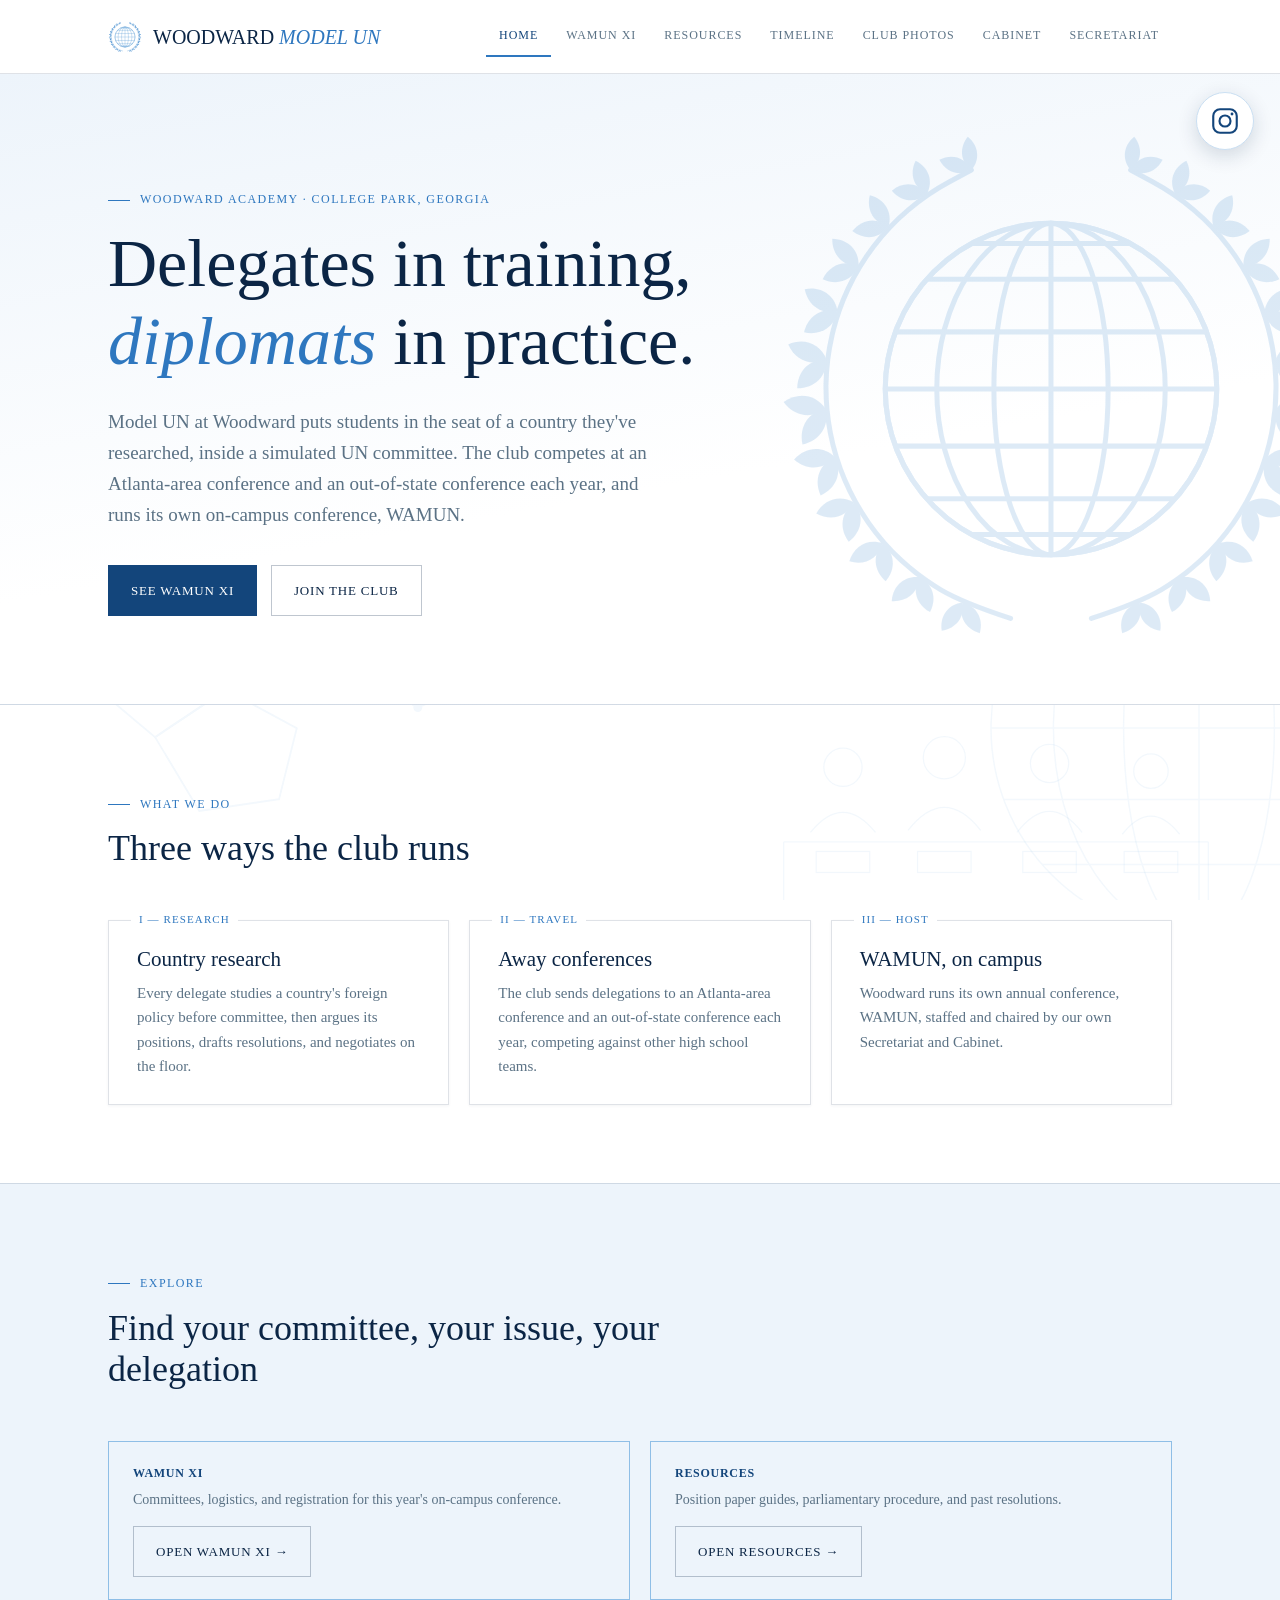
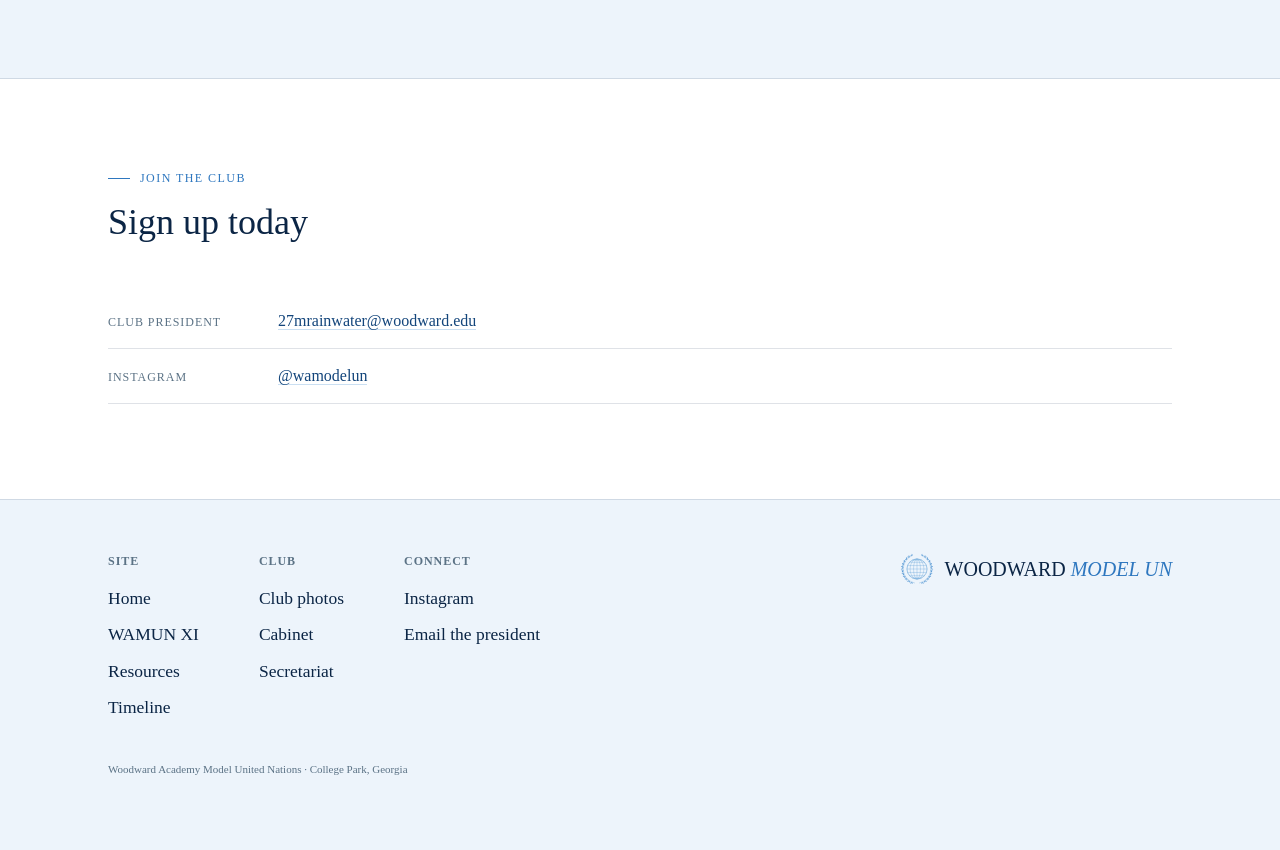
<file: index.html>
<!doctype html>
<html lang="en">
<head>
<meta charset="utf-8">
<meta name="viewport" content="width=device-width, initial-scale=1">
<title>Woodward Model UN</title>
<meta name="description" content="Woodward Academy's Model United Nations club — committee simulations, delegate research, and WAMUN, our own on-campus conference.">
<link rel="stylesheet" href="styles.css">
<link rel="stylesheet" href="motifs.css">
</head>
<body>
<a class="skip-link" href="#main">Skip to content</a>

<header class="site-header">
  <div class="bar">
    <a class="wordmark" href="index.html"><svg class="mark" xmlns="http://www.w3.org/2000/svg" viewBox="0 0 500 500" fill="currentColor" aria-hidden="true">
<defs><g id="branch-mark"><path d="M213.9 454.8 Q171.0 440.7 151.7 429.3 Q132.4 417.9 116.1 402.8 Q99.8 387.7 87.1 369.5 Q74.4 351.4 65.8 331.1 Q57.2 310.8 53.0 289.2 Q48.8 267.6 49.1 245.6 Q49.5 223.6 54.5 202.1 Q59.4 180.6 68.8 160.6 Q78.2 140.5 91.6 122.8 Q105.0 105.0 122.1 90.5 Q139.1 75.9 159.0 65.2 L178.9 54.5" fill="none" stroke="currentColor" stroke-width="4.5" stroke-linecap="round"/><path d="M171.0 440.7 C167.1 453.0 173.6 464.5 186.4 468.0 C190.0 455.2 183.5 443.7 171.0 440.7 Z"/><path d="M171.0 440.7 C158.2 442.2 150.4 452.8 152.4 465.9 C165.5 464.0 173.3 453.4 171.0 440.7 Z"/><path d="M132.4 417.9 C125.7 429.5 129.7 442.7 142.0 449.2 C148.5 436.9 144.5 423.8 132.4 417.9 Z"/><path d="M132.4 417.9 C119.1 416.5 108.7 425.5 107.8 439.4 C121.6 440.3 131.9 431.3 132.4 417.9 Z"/><path d="M99.8 387.7 C90.4 397.9 91.5 412.2 102.4 421.6 C111.8 410.6 110.7 396.3 99.8 387.7 Z"/><path d="M99.8 387.7 C86.5 383.2 74.0 390.0 69.9 403.9 C83.7 408.0 96.3 401.2 99.8 387.7 Z"/><path d="M74.4 351.4 C62.5 359.7 60.4 374.4 69.4 386.4 C81.4 377.4 83.5 362.7 74.4 351.4 Z"/><path d="M74.4 351.4 C61.9 343.9 47.7 348.0 40.4 361.1 C53.5 368.4 67.8 364.3 74.4 351.4 Z"/><path d="M57.2 310.8 C43.3 316.6 37.9 331.0 44.3 345.1 C58.5 338.7 63.9 324.3 57.2 310.8 Z"/><path d="M57.2 310.8 C46.2 300.5 30.9 301.4 20.6 313.0 C32.2 323.4 47.6 322.4 57.2 310.8 Z"/><path d="M48.8 267.6 C33.4 270.3 24.7 283.7 28.1 299.5 C43.8 296.1 52.5 282.7 48.8 267.6 Z"/><path d="M48.8 267.6 C40.0 254.7 24.3 252.2 11.2 261.7 C20.7 274.7 36.5 277.2 48.8 267.6 Z"/><path d="M49.5 223.6 C34.5 223.0 23.5 233.8 23.4 249.3 C38.9 249.4 49.9 238.6 49.5 223.6 Z"/><path d="M49.5 223.6 C44.0 209.6 29.7 204.0 15.4 210.2 C21.6 224.4 35.9 230.1 49.5 223.6 Z"/><path d="M59.4 180.6 C45.4 176.9 32.8 184.8 29.5 199.4 C44.1 202.7 56.7 194.9 59.4 180.6 Z"/><path d="M59.4 180.6 C57.2 166.3 44.8 158.0 30.1 160.9 C33.0 175.6 45.3 183.9 59.4 180.6 Z"/><path d="M78.2 140.5 C65.8 134.1 52.3 138.9 46.1 151.9 C59.1 158.1 72.6 153.3 78.2 140.5 Z"/><path d="M78.2 140.5 C79.0 126.6 69.2 116.2 54.7 115.9 C54.4 130.3 64.2 140.6 78.2 140.5 Z"/><path d="M105.0 105.0 C94.8 96.4 81.2 98.1 72.6 109.0 C83.5 117.6 97.2 115.9 105.0 105.0 Z"/><path d="M105.0 105.0 C108.7 92.2 101.7 80.4 88.2 77.0 C84.9 90.5 91.9 102.3 105.0 105.0 Z"/><path d="M139.1 75.9 C131.2 65.7 118.1 64.4 107.9 72.9 C116.3 83.1 129.4 84.4 139.1 75.9 Z"/><path d="M139.1 75.9 C145.2 64.6 141.0 52.1 129.1 46.2 C123.2 58.1 127.4 70.5 139.1 75.9 Z"/><path d="M178.9 54.5 C173.7 43.4 161.7 39.5 150.3 45.3 C156.1 56.6 168.1 60.5 178.9 54.5 Z"/><path d="M178.9 54.5 C186.9 45.2 185.6 32.7 175.7 24.7 C167.7 34.6 169.0 47.1 178.9 54.5 Z"/></g></defs>
<use href="#branch-mark"/>
<use href="#branch-mark" transform="translate(500,0) scale(-1,1)"/>
<g fill="none" stroke="currentColor" stroke-width="4.5">
<circle cx="250" cy="250" r="148"/>
<ellipse cx="250" cy="250" rx="148" ry="148"/>
<ellipse cx="250" cy="250" rx="102" ry="148"/>
<ellipse cx="250" cy="250" rx="51" ry="148"/>
<line x1="250" y1="102" x2="250" y2="398"/>
<line x1="102.0" y1="250" x2="398.0" y2="250"/>
<line x1="111.1" y1="301" x2="388.9" y2="301"/>
<line x1="111.1" y1="199" x2="388.9" y2="199"/>
<line x1="139.1" y1="348" x2="360.9" y2="348"/>
<line x1="139.1" y1="152" x2="360.9" y2="152"/>
<line x1="179.3" y1="380" x2="320.7" y2="380"/>
<line x1="179.3" y1="120" x2="320.7" y2="120"/>
</g>
</svg><span>WOODWARD <strong>MODEL UN</strong></span></a>
    <input class="nav-toggle" type="checkbox" id="nav-toggle">
    <label class="nav-toggle-label" for="nav-toggle">Menu</label>
    <nav class="primary" aria-label="Primary">
      <a href="index.html" aria-current="page">Home</a>
      <a href="wamun-xi.html">WAMUN XI</a>
      <a href="resources.html">Resources</a>
      <a href="calendar.html">Timeline</a>
      <a href="photos.html">Club photos</a>
      <a href="cabinet.html">Cabinet</a>
      <a href="secretariat.html">Secretariat</a>
    </nav>
  </div>
</header>

<main id="main">
  <section class="hero">
  <svg class="hero-emblem" xmlns="http://www.w3.org/2000/svg" viewBox="0 0 500 500" fill="currentColor" aria-hidden="true">
<defs><g id="branch-heroemblem"><path d="M213.9 454.8 Q171.0 440.7 151.7 429.3 Q132.4 417.9 116.1 402.8 Q99.8 387.7 87.1 369.5 Q74.4 351.4 65.8 331.1 Q57.2 310.8 53.0 289.2 Q48.8 267.6 49.1 245.6 Q49.5 223.6 54.5 202.1 Q59.4 180.6 68.8 160.6 Q78.2 140.5 91.6 122.8 Q105.0 105.0 122.1 90.5 Q139.1 75.9 159.0 65.2 L178.9 54.5" fill="none" stroke="currentColor" stroke-width="4.5" stroke-linecap="round"/><path d="M171.0 440.7 C167.1 453.0 173.6 464.5 186.4 468.0 C190.0 455.2 183.5 443.7 171.0 440.7 Z"/><path d="M171.0 440.7 C158.2 442.2 150.4 452.8 152.4 465.9 C165.5 464.0 173.3 453.4 171.0 440.7 Z"/><path d="M132.4 417.9 C125.7 429.5 129.7 442.7 142.0 449.2 C148.5 436.9 144.5 423.8 132.4 417.9 Z"/><path d="M132.4 417.9 C119.1 416.5 108.7 425.5 107.8 439.4 C121.6 440.3 131.9 431.3 132.4 417.9 Z"/><path d="M99.8 387.7 C90.4 397.9 91.5 412.2 102.4 421.6 C111.8 410.6 110.7 396.3 99.8 387.7 Z"/><path d="M99.8 387.7 C86.5 383.2 74.0 390.0 69.9 403.9 C83.7 408.0 96.3 401.2 99.8 387.7 Z"/><path d="M74.4 351.4 C62.5 359.7 60.4 374.4 69.4 386.4 C81.4 377.4 83.5 362.7 74.4 351.4 Z"/><path d="M74.4 351.4 C61.9 343.9 47.7 348.0 40.4 361.1 C53.5 368.4 67.8 364.3 74.4 351.4 Z"/><path d="M57.2 310.8 C43.3 316.6 37.9 331.0 44.3 345.1 C58.5 338.7 63.9 324.3 57.2 310.8 Z"/><path d="M57.2 310.8 C46.2 300.5 30.9 301.4 20.6 313.0 C32.2 323.4 47.6 322.4 57.2 310.8 Z"/><path d="M48.8 267.6 C33.4 270.3 24.7 283.7 28.1 299.5 C43.8 296.1 52.5 282.7 48.8 267.6 Z"/><path d="M48.8 267.6 C40.0 254.7 24.3 252.2 11.2 261.7 C20.7 274.7 36.5 277.2 48.8 267.6 Z"/><path d="M49.5 223.6 C34.5 223.0 23.5 233.8 23.4 249.3 C38.9 249.4 49.9 238.6 49.5 223.6 Z"/><path d="M49.5 223.6 C44.0 209.6 29.7 204.0 15.4 210.2 C21.6 224.4 35.9 230.1 49.5 223.6 Z"/><path d="M59.4 180.6 C45.4 176.9 32.8 184.8 29.5 199.4 C44.1 202.7 56.7 194.9 59.4 180.6 Z"/><path d="M59.4 180.6 C57.2 166.3 44.8 158.0 30.1 160.9 C33.0 175.6 45.3 183.9 59.4 180.6 Z"/><path d="M78.2 140.5 C65.8 134.1 52.3 138.9 46.1 151.9 C59.1 158.1 72.6 153.3 78.2 140.5 Z"/><path d="M78.2 140.5 C79.0 126.6 69.2 116.2 54.7 115.9 C54.4 130.3 64.2 140.6 78.2 140.5 Z"/><path d="M105.0 105.0 C94.8 96.4 81.2 98.1 72.6 109.0 C83.5 117.6 97.2 115.9 105.0 105.0 Z"/><path d="M105.0 105.0 C108.7 92.2 101.7 80.4 88.2 77.0 C84.9 90.5 91.9 102.3 105.0 105.0 Z"/><path d="M139.1 75.9 C131.2 65.7 118.1 64.4 107.9 72.9 C116.3 83.1 129.4 84.4 139.1 75.9 Z"/><path d="M139.1 75.9 C145.2 64.6 141.0 52.1 129.1 46.2 C123.2 58.1 127.4 70.5 139.1 75.9 Z"/><path d="M178.9 54.5 C173.7 43.4 161.7 39.5 150.3 45.3 C156.1 56.6 168.1 60.5 178.9 54.5 Z"/><path d="M178.9 54.5 C186.9 45.2 185.6 32.7 175.7 24.7 C167.7 34.6 169.0 47.1 178.9 54.5 Z"/></g></defs>
<use href="#branch-heroemblem"/>
<use href="#branch-heroemblem" transform="translate(500,0) scale(-1,1)"/>
<g fill="none" stroke="currentColor" stroke-width="4.5">
<circle cx="250" cy="250" r="148"/>
<ellipse cx="250" cy="250" rx="148" ry="148"/>
<ellipse cx="250" cy="250" rx="102" ry="148"/>
<ellipse cx="250" cy="250" rx="51" ry="148"/>
<line x1="250" y1="102" x2="250" y2="398"/>
<line x1="102.0" y1="250" x2="398.0" y2="250"/>
<line x1="111.1" y1="301" x2="388.9" y2="301"/>
<line x1="111.1" y1="199" x2="388.9" y2="199"/>
<line x1="139.1" y1="348" x2="360.9" y2="348"/>
<line x1="139.1" y1="152" x2="360.9" y2="152"/>
<line x1="179.3" y1="380" x2="320.7" y2="380"/>
<line x1="179.3" y1="120" x2="320.7" y2="120"/>
</g>
</svg>
    <div class="wrap">
      <p class="eyebrow reveal">Woodward Academy · College Park, Georgia</p>
      <h1 class="reveal d1">Delegates in training,<br><em>diplomats</em> in practice.</h1>
      <p class="lede reveal d2">Model UN at Woodward puts students in the seat of a country they've researched, inside a simulated UN committee. The club competes at an Atlanta-area conference and an out-of-state conference each year, and runs its own on-campus conference, WAMUN.</p>
      <div class="cta-row">
        <a class="btn primary" href="wamun-xi.html">See WAMUN XI</a>
        <a class="btn ghost" href="#join">Join the club</a>
      </div>
    </div>
  </section>

  <section aria-labelledby="what-heading">
    <div class="wrap">
      <div class="section-head reveal">
        <div>
          <p class="eyebrow">What we do</p>
          <h2 id="what-heading">Three ways the club runs</h2>
        </div>
      </div>
      <div class="grid grid-3">
        <div class="placard reveal" data-code="I — RESEARCH">
          <h3>Country research</h3>
          <p>Every delegate studies a country's foreign policy before committee, then argues its positions, drafts resolutions, and negotiates on the floor.</p>
        </div>
        <div class="placard reveal" data-code="II — TRAVEL">
          <h3>Away conferences</h3>
          <p>The club sends delegations to an Atlanta-area conference and an out-of-state conference each year, competing against other high school teams.</p>
        </div>
        <div class="placard reveal" data-code="III — HOST">
          <h3>WAMUN, on campus</h3>
          <p>Woodward runs its own annual conference, WAMUN, staffed and chaired by our own Secretariat and Cabinet.</p>
        </div>
      </div>
    </div>
  </section>

  <section class="alt" aria-labelledby="explore-heading">
    <div class="wrap">
      <div class="section-head reveal">
        <div>
          <p class="eyebrow">Explore</p>
          <h2 id="explore-heading">Find your committee, your issue, your delegation</h2>
        </div>
      </div>
      <div class="grid grid-2">
        <div class="tbd" style="border-style:solid;">
          <strong>WAMUN XI</strong>
          Committees, logistics, and registration for this year's on-campus conference.
          <div style="margin-top:14px;"><a class="btn ghost" href="wamun-xi.html">Open WAMUN XI →</a></div>
        </div>
        <div class="tbd" style="border-style:solid;">
          <strong>Resources</strong>
          Position paper guides, parliamentary procedure, and past resolutions.
          <div style="margin-top:14px;"><a class="btn ghost" href="resources.html">Open resources →</a></div>
        </div>
      </div>
    </div>
  </section>

  <section id="join" aria-labelledby="join-heading">
    <div class="wrap">
      <div class="section-head reveal">
        <div>
          <p class="eyebrow">Join the club</p>
          <h2 id="join-heading">Sign up today</h2>
        </div>
      </div>
      <dl>
        <div class="contact-line">
          <dt>Club president</dt>
          <dd><a href="mailto:27mrainwater@woodward.edu">27mrainwater@woodward.edu</a></dd>
        </div>
        <div class="contact-line">
          <dt>Instagram</dt>
          <dd><a href="https://instagram.com/wamodelun" target="_blank" rel="noopener">@wamodelun</a></dd>
        </div>
      </dl>
    </div>
  </section>
</main>

<footer>
  <div class="wrap">
    <div class="bar">
      <div class="cols">
        <div>
          <h4>Site</h4>
          <ul>
            <li><a href="index.html">Home</a></li>
            <li><a href="wamun-xi.html">WAMUN XI</a></li>
            <li><a href="resources.html">Resources</a></li>
            <li><a href="calendar.html">Timeline</a></li>
          </ul>
        </div>
        <div>
          <h4>Club</h4>
          <ul>
            <li><a href="photos.html">Club photos</a></li>
            <li><a href="cabinet.html">Cabinet</a></li>
            <li><a href="secretariat.html">Secretariat</a></li>
          </ul>
        </div>
        <div>
          <h4>Connect</h4>
          <ul>
            <li><a href="https://instagram.com/wamodelun" target="_blank" rel="noopener">Instagram</a></li>
            <li><a href="mailto:27mrainwater@woodward.edu">Email the president</a></li>
          </ul>
        </div>
      </div>
      <div class="wordmark"><svg class="mark" xmlns="http://www.w3.org/2000/svg" viewBox="0 0 500 500" fill="currentColor" aria-hidden="true">
<defs><g id="branch-mark"><path d="M213.9 454.8 Q171.0 440.7 151.7 429.3 Q132.4 417.9 116.1 402.8 Q99.8 387.7 87.1 369.5 Q74.4 351.4 65.8 331.1 Q57.2 310.8 53.0 289.2 Q48.8 267.6 49.1 245.6 Q49.5 223.6 54.5 202.1 Q59.4 180.6 68.8 160.6 Q78.2 140.5 91.6 122.8 Q105.0 105.0 122.1 90.5 Q139.1 75.9 159.0 65.2 L178.9 54.5" fill="none" stroke="currentColor" stroke-width="4.5" stroke-linecap="round"/><path d="M171.0 440.7 C167.1 453.0 173.6 464.5 186.4 468.0 C190.0 455.2 183.5 443.7 171.0 440.7 Z"/><path d="M171.0 440.7 C158.2 442.2 150.4 452.8 152.4 465.9 C165.5 464.0 173.3 453.4 171.0 440.7 Z"/><path d="M132.4 417.9 C125.7 429.5 129.7 442.7 142.0 449.2 C148.5 436.9 144.5 423.8 132.4 417.9 Z"/><path d="M132.4 417.9 C119.1 416.5 108.7 425.5 107.8 439.4 C121.6 440.3 131.9 431.3 132.4 417.9 Z"/><path d="M99.8 387.7 C90.4 397.9 91.5 412.2 102.4 421.6 C111.8 410.6 110.7 396.3 99.8 387.7 Z"/><path d="M99.8 387.7 C86.5 383.2 74.0 390.0 69.9 403.9 C83.7 408.0 96.3 401.2 99.8 387.7 Z"/><path d="M74.4 351.4 C62.5 359.7 60.4 374.4 69.4 386.4 C81.4 377.4 83.5 362.7 74.4 351.4 Z"/><path d="M74.4 351.4 C61.9 343.9 47.7 348.0 40.4 361.1 C53.5 368.4 67.8 364.3 74.4 351.4 Z"/><path d="M57.2 310.8 C43.3 316.6 37.9 331.0 44.3 345.1 C58.5 338.7 63.9 324.3 57.2 310.8 Z"/><path d="M57.2 310.8 C46.2 300.5 30.9 301.4 20.6 313.0 C32.2 323.4 47.6 322.4 57.2 310.8 Z"/><path d="M48.8 267.6 C33.4 270.3 24.7 283.7 28.1 299.5 C43.8 296.1 52.5 282.7 48.8 267.6 Z"/><path d="M48.8 267.6 C40.0 254.7 24.3 252.2 11.2 261.7 C20.7 274.7 36.5 277.2 48.8 267.6 Z"/><path d="M49.5 223.6 C34.5 223.0 23.5 233.8 23.4 249.3 C38.9 249.4 49.9 238.6 49.5 223.6 Z"/><path d="M49.5 223.6 C44.0 209.6 29.7 204.0 15.4 210.2 C21.6 224.4 35.9 230.1 49.5 223.6 Z"/><path d="M59.4 180.6 C45.4 176.9 32.8 184.8 29.5 199.4 C44.1 202.7 56.7 194.9 59.4 180.6 Z"/><path d="M59.4 180.6 C57.2 166.3 44.8 158.0 30.1 160.9 C33.0 175.6 45.3 183.9 59.4 180.6 Z"/><path d="M78.2 140.5 C65.8 134.1 52.3 138.9 46.1 151.9 C59.1 158.1 72.6 153.3 78.2 140.5 Z"/><path d="M78.2 140.5 C79.0 126.6 69.2 116.2 54.7 115.9 C54.4 130.3 64.2 140.6 78.2 140.5 Z"/><path d="M105.0 105.0 C94.8 96.4 81.2 98.1 72.6 109.0 C83.5 117.6 97.2 115.9 105.0 105.0 Z"/><path d="M105.0 105.0 C108.7 92.2 101.7 80.4 88.2 77.0 C84.9 90.5 91.9 102.3 105.0 105.0 Z"/><path d="M139.1 75.9 C131.2 65.7 118.1 64.4 107.9 72.9 C116.3 83.1 129.4 84.4 139.1 75.9 Z"/><path d="M139.1 75.9 C145.2 64.6 141.0 52.1 129.1 46.2 C123.2 58.1 127.4 70.5 139.1 75.9 Z"/><path d="M178.9 54.5 C173.7 43.4 161.7 39.5 150.3 45.3 C156.1 56.6 168.1 60.5 178.9 54.5 Z"/><path d="M178.9 54.5 C186.9 45.2 185.6 32.7 175.7 24.7 C167.7 34.6 169.0 47.1 178.9 54.5 Z"/></g></defs>
<use href="#branch-mark"/>
<use href="#branch-mark" transform="translate(500,0) scale(-1,1)"/>
<g fill="none" stroke="currentColor" stroke-width="4.5">
<circle cx="250" cy="250" r="148"/>
<ellipse cx="250" cy="250" rx="148" ry="148"/>
<ellipse cx="250" cy="250" rx="102" ry="148"/>
<ellipse cx="250" cy="250" rx="51" ry="148"/>
<line x1="250" y1="102" x2="250" y2="398"/>
<line x1="102.0" y1="250" x2="398.0" y2="250"/>
<line x1="111.1" y1="301" x2="388.9" y2="301"/>
<line x1="111.1" y1="199" x2="388.9" y2="199"/>
<line x1="139.1" y1="348" x2="360.9" y2="348"/>
<line x1="139.1" y1="152" x2="360.9" y2="152"/>
<line x1="179.3" y1="380" x2="320.7" y2="380"/>
<line x1="179.3" y1="120" x2="320.7" y2="120"/>
</g>
</svg><span>WOODWARD <strong>MODEL UN</strong></span></div>
    </div>
    <p class="fine">Woodward Academy Model United Nations · College Park, Georgia</p>
  </div>
</footer>

<a class="ig-orb" href="https://instagram.com/wamodelun" target="_blank" rel="noopener" title="Follow @wamodelun on Instagram">
  <svg viewBox="0 0 24 24" fill="none" stroke="currentColor" stroke-width="1.7" stroke-linecap="round" stroke-linejoin="round" aria-hidden="true">
    <rect x="2.6" y="2.6" width="18.8" height="18.8" rx="5.4"/>
    <circle cx="12" cy="12" r="4.4"/>
    <circle cx="17.6" cy="6.4" r="1.15" fill="currentColor" stroke="none"/>
  </svg>
  <span class="sr">Follow @wamodelun on Instagram</span>
</a>

<script src="site.js"></script>
</body>
</html>
</file>
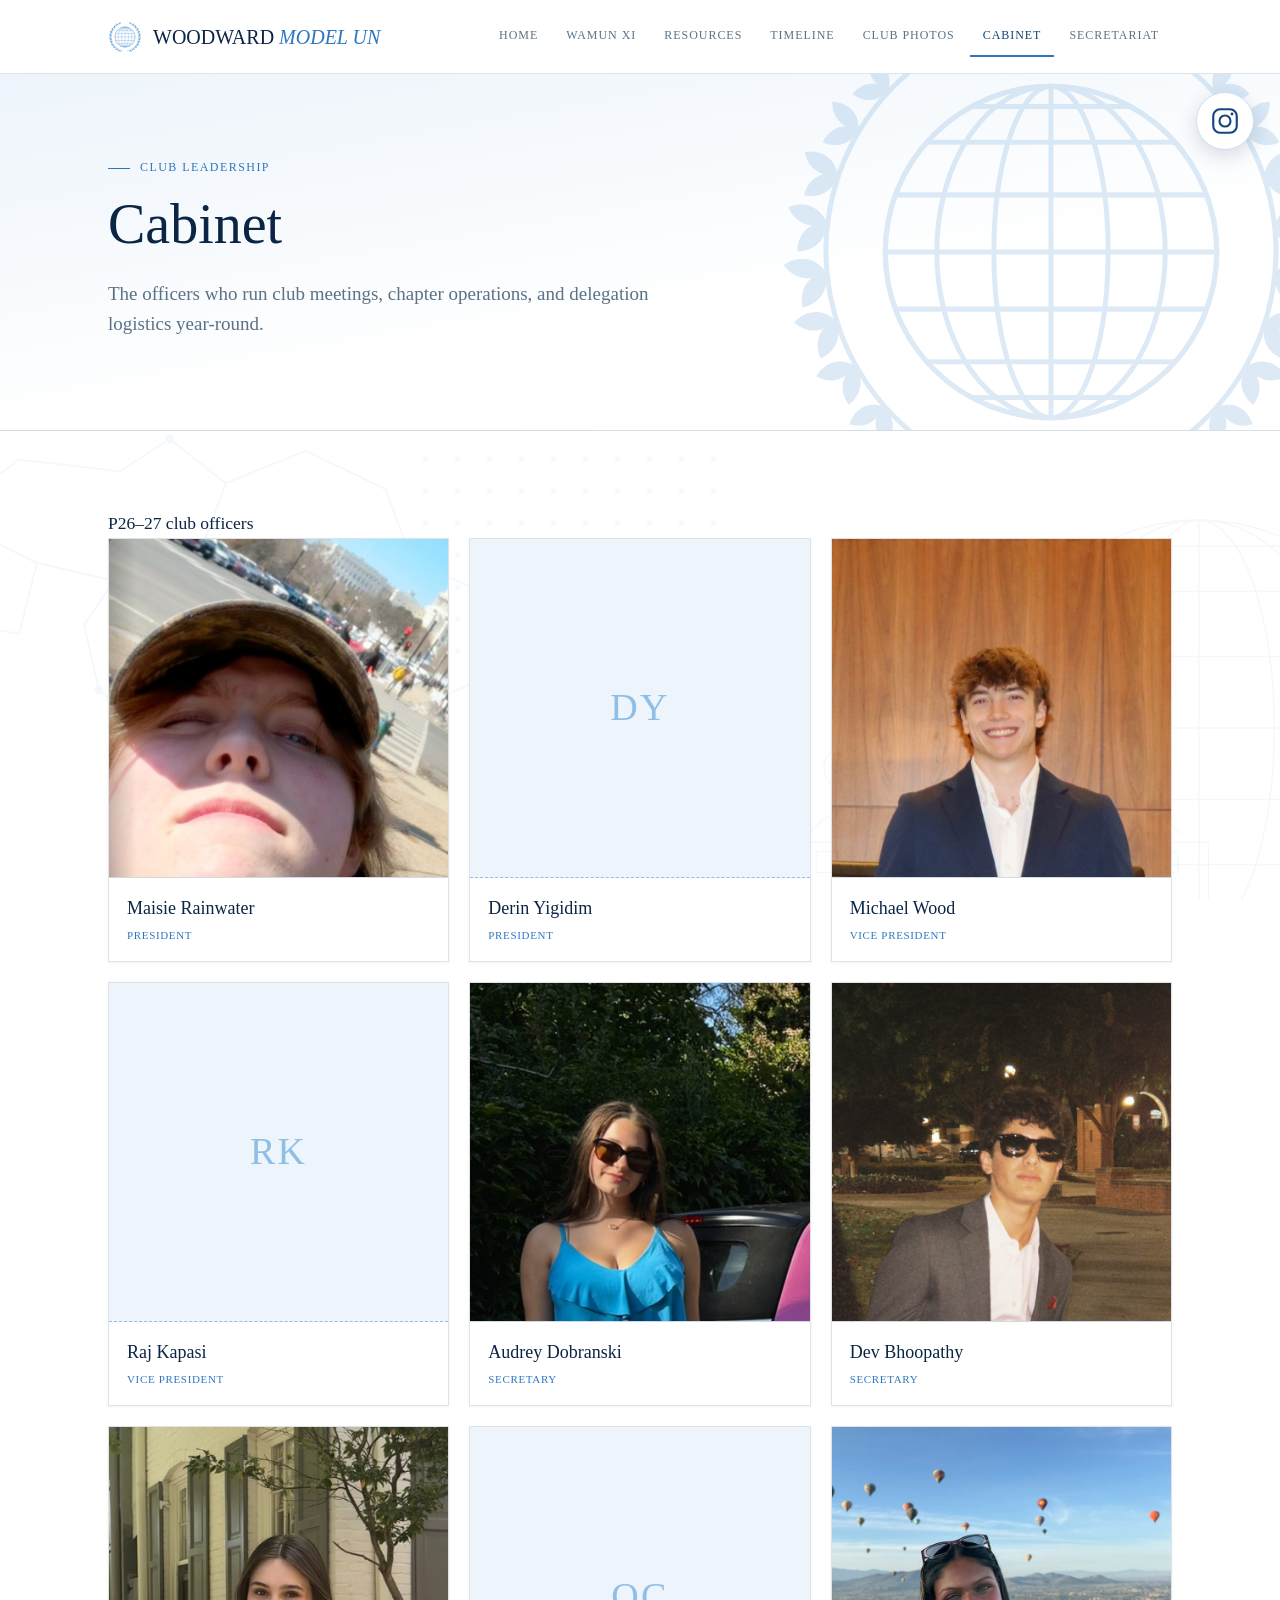
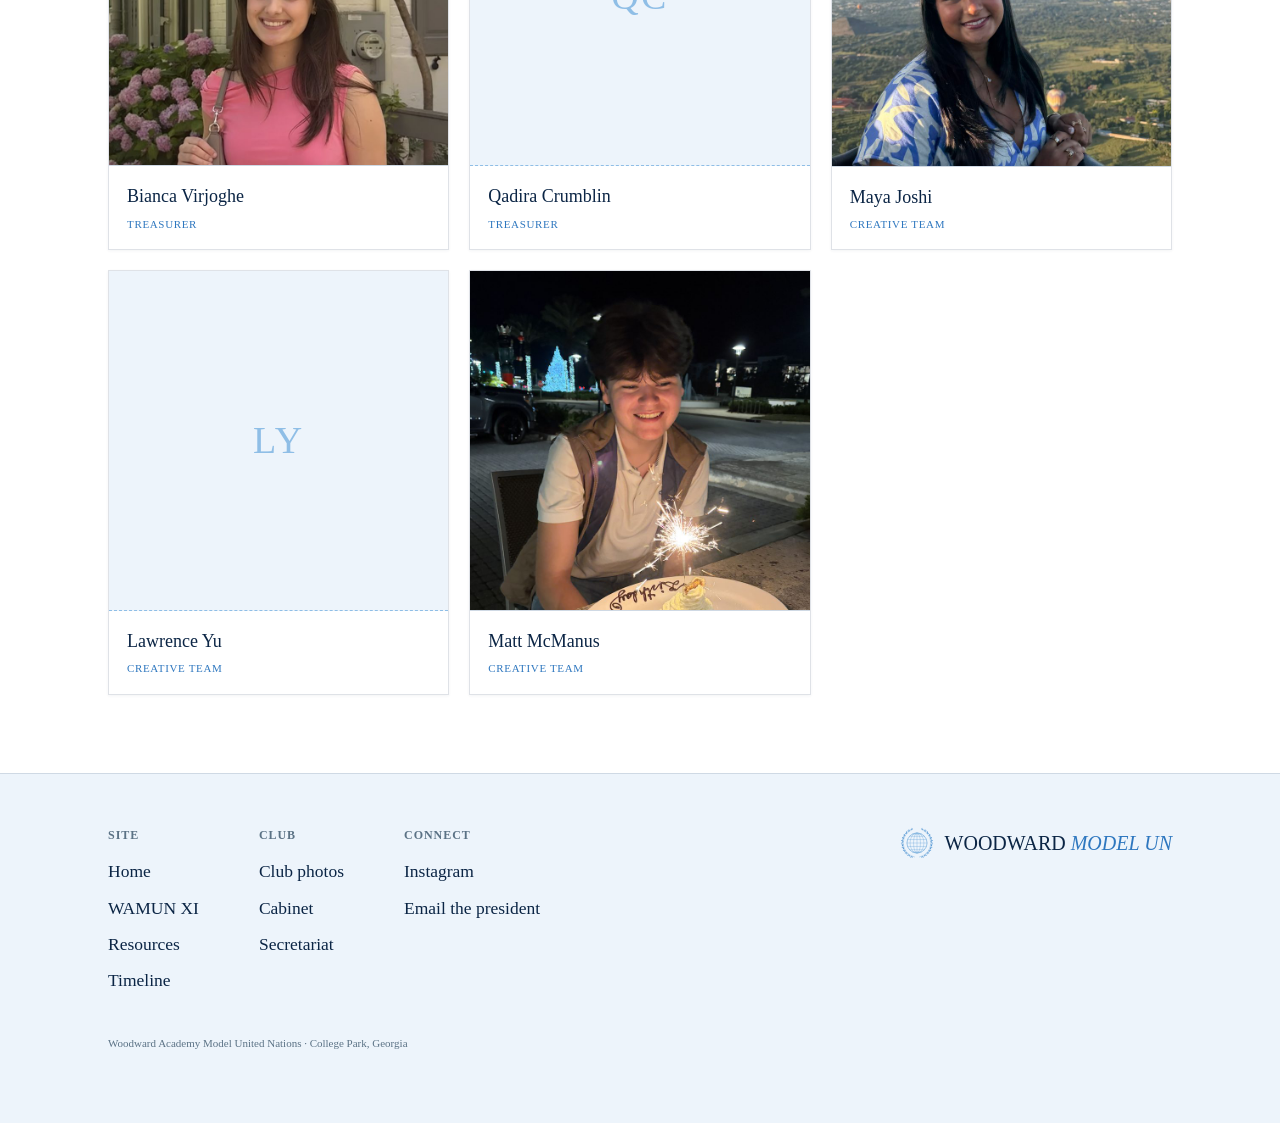
<file: cabinet.html>
<!doctype html>
<html lang="en">
<head>
<meta charset="utf-8">
<meta name="viewport" content="width=device-width, initial-scale=1">
<title>Cabinet — Woodward Model UN</title>
<meta name="description" content="Meet the Woodward Model UN Cabinet.">
<link rel="stylesheet" href="styles.css">
<link rel="stylesheet" href="motifs.css">
</head>
<body>
<a class="skip-link" href="#main">Skip to content</a>

<header class="site-header">
  <div class="bar">
    <a class="wordmark" href="index.html"><svg class="mark" xmlns="http://www.w3.org/2000/svg" viewBox="0 0 500 500" fill="currentColor" aria-hidden="true">
<defs><g id="branch-mark"><path d="M213.9 454.8 Q171.0 440.7 151.7 429.3 Q132.4 417.9 116.1 402.8 Q99.8 387.7 87.1 369.5 Q74.4 351.4 65.8 331.1 Q57.2 310.8 53.0 289.2 Q48.8 267.6 49.1 245.6 Q49.5 223.6 54.5 202.1 Q59.4 180.6 68.8 160.6 Q78.2 140.5 91.6 122.8 Q105.0 105.0 122.1 90.5 Q139.1 75.9 159.0 65.2 L178.9 54.5" fill="none" stroke="currentColor" stroke-width="4.5" stroke-linecap="round"/><path d="M171.0 440.7 C167.1 453.0 173.6 464.5 186.4 468.0 C190.0 455.2 183.5 443.7 171.0 440.7 Z"/><path d="M171.0 440.7 C158.2 442.2 150.4 452.8 152.4 465.9 C165.5 464.0 173.3 453.4 171.0 440.7 Z"/><path d="M132.4 417.9 C125.7 429.5 129.7 442.7 142.0 449.2 C148.5 436.9 144.5 423.8 132.4 417.9 Z"/><path d="M132.4 417.9 C119.1 416.5 108.7 425.5 107.8 439.4 C121.6 440.3 131.9 431.3 132.4 417.9 Z"/><path d="M99.8 387.7 C90.4 397.9 91.5 412.2 102.4 421.6 C111.8 410.6 110.7 396.3 99.8 387.7 Z"/><path d="M99.8 387.7 C86.5 383.2 74.0 390.0 69.9 403.9 C83.7 408.0 96.3 401.2 99.8 387.7 Z"/><path d="M74.4 351.4 C62.5 359.7 60.4 374.4 69.4 386.4 C81.4 377.4 83.5 362.7 74.4 351.4 Z"/><path d="M74.4 351.4 C61.9 343.9 47.7 348.0 40.4 361.1 C53.5 368.4 67.8 364.3 74.4 351.4 Z"/><path d="M57.2 310.8 C43.3 316.6 37.9 331.0 44.3 345.1 C58.5 338.7 63.9 324.3 57.2 310.8 Z"/><path d="M57.2 310.8 C46.2 300.5 30.9 301.4 20.6 313.0 C32.2 323.4 47.6 322.4 57.2 310.8 Z"/><path d="M48.8 267.6 C33.4 270.3 24.7 283.7 28.1 299.5 C43.8 296.1 52.5 282.7 48.8 267.6 Z"/><path d="M48.8 267.6 C40.0 254.7 24.3 252.2 11.2 261.7 C20.7 274.7 36.5 277.2 48.8 267.6 Z"/><path d="M49.5 223.6 C34.5 223.0 23.5 233.8 23.4 249.3 C38.9 249.4 49.9 238.6 49.5 223.6 Z"/><path d="M49.5 223.6 C44.0 209.6 29.7 204.0 15.4 210.2 C21.6 224.4 35.9 230.1 49.5 223.6 Z"/><path d="M59.4 180.6 C45.4 176.9 32.8 184.8 29.5 199.4 C44.1 202.7 56.7 194.9 59.4 180.6 Z"/><path d="M59.4 180.6 C57.2 166.3 44.8 158.0 30.1 160.9 C33.0 175.6 45.3 183.9 59.4 180.6 Z"/><path d="M78.2 140.5 C65.8 134.1 52.3 138.9 46.1 151.9 C59.1 158.1 72.6 153.3 78.2 140.5 Z"/><path d="M78.2 140.5 C79.0 126.6 69.2 116.2 54.7 115.9 C54.4 130.3 64.2 140.6 78.2 140.5 Z"/><path d="M105.0 105.0 C94.8 96.4 81.2 98.1 72.6 109.0 C83.5 117.6 97.2 115.9 105.0 105.0 Z"/><path d="M105.0 105.0 C108.7 92.2 101.7 80.4 88.2 77.0 C84.9 90.5 91.9 102.3 105.0 105.0 Z"/><path d="M139.1 75.9 C131.2 65.7 118.1 64.4 107.9 72.9 C116.3 83.1 129.4 84.4 139.1 75.9 Z"/><path d="M139.1 75.9 C145.2 64.6 141.0 52.1 129.1 46.2 C123.2 58.1 127.4 70.5 139.1 75.9 Z"/><path d="M178.9 54.5 C173.7 43.4 161.7 39.5 150.3 45.3 C156.1 56.6 168.1 60.5 178.9 54.5 Z"/><path d="M178.9 54.5 C186.9 45.2 185.6 32.7 175.7 24.7 C167.7 34.6 169.0 47.1 178.9 54.5 Z"/></g></defs>
<use href="#branch-mark"/>
<use href="#branch-mark" transform="translate(500,0) scale(-1,1)"/>
<g fill="none" stroke="currentColor" stroke-width="4.5">
<circle cx="250" cy="250" r="148"/>
<ellipse cx="250" cy="250" rx="148" ry="148"/>
<ellipse cx="250" cy="250" rx="102" ry="148"/>
<ellipse cx="250" cy="250" rx="51" ry="148"/>
<line x1="250" y1="102" x2="250" y2="398"/>
<line x1="102.0" y1="250" x2="398.0" y2="250"/>
<line x1="111.1" y1="301" x2="388.9" y2="301"/>
<line x1="111.1" y1="199" x2="388.9" y2="199"/>
<line x1="139.1" y1="348" x2="360.9" y2="348"/>
<line x1="139.1" y1="152" x2="360.9" y2="152"/>
<line x1="179.3" y1="380" x2="320.7" y2="380"/>
<line x1="179.3" y1="120" x2="320.7" y2="120"/>
</g>
</svg><span>WOODWARD <strong>MODEL UN</strong></span></a>
    <input class="nav-toggle" type="checkbox" id="nav-toggle">
    <label class="nav-toggle-label" for="nav-toggle">Menu</label>
    <nav class="primary" aria-label="Primary">
      <a href="index.html">Home</a>
      <a href="wamun-xi.html">WAMUN XI</a>
      <a href="resources.html">Resources</a>
      <a href="calendar.html">Timeline</a>
      <a href="photos.html">Club photos</a>
      <a href="cabinet.html" aria-current="page">Cabinet</a>
      <a href="secretariat.html">Secretariat</a>
    </nav>
  </div>
</header>

<main id="main">
  <section class="hero" style="padding:72px 0 56px;">
  <svg class="hero-emblem" xmlns="http://www.w3.org/2000/svg" viewBox="0 0 500 500" fill="currentColor" aria-hidden="true">
<defs><g id="branch-heroemblem"><path d="M213.9 454.8 Q171.0 440.7 151.7 429.3 Q132.4 417.9 116.1 402.8 Q99.8 387.7 87.1 369.5 Q74.4 351.4 65.8 331.1 Q57.2 310.8 53.0 289.2 Q48.8 267.6 49.1 245.6 Q49.5 223.6 54.5 202.1 Q59.4 180.6 68.8 160.6 Q78.2 140.5 91.6 122.8 Q105.0 105.0 122.1 90.5 Q139.1 75.9 159.0 65.2 L178.9 54.5" fill="none" stroke="currentColor" stroke-width="4.5" stroke-linecap="round"/><path d="M171.0 440.7 C167.1 453.0 173.6 464.5 186.4 468.0 C190.0 455.2 183.5 443.7 171.0 440.7 Z"/><path d="M171.0 440.7 C158.2 442.2 150.4 452.8 152.4 465.9 C165.5 464.0 173.3 453.4 171.0 440.7 Z"/><path d="M132.4 417.9 C125.7 429.5 129.7 442.7 142.0 449.2 C148.5 436.9 144.5 423.8 132.4 417.9 Z"/><path d="M132.4 417.9 C119.1 416.5 108.7 425.5 107.8 439.4 C121.6 440.3 131.9 431.3 132.4 417.9 Z"/><path d="M99.8 387.7 C90.4 397.9 91.5 412.2 102.4 421.6 C111.8 410.6 110.7 396.3 99.8 387.7 Z"/><path d="M99.8 387.7 C86.5 383.2 74.0 390.0 69.9 403.9 C83.7 408.0 96.3 401.2 99.8 387.7 Z"/><path d="M74.4 351.4 C62.5 359.7 60.4 374.4 69.4 386.4 C81.4 377.4 83.5 362.7 74.4 351.4 Z"/><path d="M74.4 351.4 C61.9 343.9 47.7 348.0 40.4 361.1 C53.5 368.4 67.8 364.3 74.4 351.4 Z"/><path d="M57.2 310.8 C43.3 316.6 37.9 331.0 44.3 345.1 C58.5 338.7 63.9 324.3 57.2 310.8 Z"/><path d="M57.2 310.8 C46.2 300.5 30.9 301.4 20.6 313.0 C32.2 323.4 47.6 322.4 57.2 310.8 Z"/><path d="M48.8 267.6 C33.4 270.3 24.7 283.7 28.1 299.5 C43.8 296.1 52.5 282.7 48.8 267.6 Z"/><path d="M48.8 267.6 C40.0 254.7 24.3 252.2 11.2 261.7 C20.7 274.7 36.5 277.2 48.8 267.6 Z"/><path d="M49.5 223.6 C34.5 223.0 23.5 233.8 23.4 249.3 C38.9 249.4 49.9 238.6 49.5 223.6 Z"/><path d="M49.5 223.6 C44.0 209.6 29.7 204.0 15.4 210.2 C21.6 224.4 35.9 230.1 49.5 223.6 Z"/><path d="M59.4 180.6 C45.4 176.9 32.8 184.8 29.5 199.4 C44.1 202.7 56.7 194.9 59.4 180.6 Z"/><path d="M59.4 180.6 C57.2 166.3 44.8 158.0 30.1 160.9 C33.0 175.6 45.3 183.9 59.4 180.6 Z"/><path d="M78.2 140.5 C65.8 134.1 52.3 138.9 46.1 151.9 C59.1 158.1 72.6 153.3 78.2 140.5 Z"/><path d="M78.2 140.5 C79.0 126.6 69.2 116.2 54.7 115.9 C54.4 130.3 64.2 140.6 78.2 140.5 Z"/><path d="M105.0 105.0 C94.8 96.4 81.2 98.1 72.6 109.0 C83.5 117.6 97.2 115.9 105.0 105.0 Z"/><path d="M105.0 105.0 C108.7 92.2 101.7 80.4 88.2 77.0 C84.9 90.5 91.9 102.3 105.0 105.0 Z"/><path d="M139.1 75.9 C131.2 65.7 118.1 64.4 107.9 72.9 C116.3 83.1 129.4 84.4 139.1 75.9 Z"/><path d="M139.1 75.9 C145.2 64.6 141.0 52.1 129.1 46.2 C123.2 58.1 127.4 70.5 139.1 75.9 Z"/><path d="M178.9 54.5 C173.7 43.4 161.7 39.5 150.3 45.3 C156.1 56.6 168.1 60.5 178.9 54.5 Z"/><path d="M178.9 54.5 C186.9 45.2 185.6 32.7 175.7 24.7 C167.7 34.6 169.0 47.1 178.9 54.5 Z"/></g></defs>
<use href="#branch-heroemblem"/>
<use href="#branch-heroemblem" transform="translate(500,0) scale(-1,1)"/>
<g fill="none" stroke="currentColor" stroke-width="4.5">
<circle cx="250" cy="250" r="148"/>
<ellipse cx="250" cy="250" rx="148" ry="148"/>
<ellipse cx="250" cy="250" rx="102" ry="148"/>
<ellipse cx="250" cy="250" rx="51" ry="148"/>
<line x1="250" y1="102" x2="250" y2="398"/>
<line x1="102.0" y1="250" x2="398.0" y2="250"/>
<line x1="111.1" y1="301" x2="388.9" y2="301"/>
<line x1="111.1" y1="199" x2="388.9" y2="199"/>
<line x1="139.1" y1="348" x2="360.9" y2="348"/>
<line x1="139.1" y1="152" x2="360.9" y2="152"/>
<line x1="179.3" y1="380" x2="320.7" y2="380"/>
<line x1="179.3" y1="120" x2="320.7" y2="120"/>
</g>
</svg>
    <div class="wrap">
      <p class="eyebrow reveal">Club leadership</p>
      <h1 class="reveal d1" style="font-size:clamp(34px,5vw,56px);">Cabinet</h1>
      <p class="lede reveal d2">The officers who run club meetings, chapter operations, and delegation logistics year-round.</p>
    </div>
  </section>

  <section aria-labelledby="roster-heading">
    <div class="wrap">
      P26–27 club officers</h2>
      <div class="roster">
        <div class="roster-card reveal"><div class="photo has-img"><img src="maisie-rainwater.jpg" alt="Maisie Rainwater" loading="lazy" width="800" height="800"></div><div class="info"><div class="name">Maisie Rainwater</div><div class="role">President</div></div></div>
        <div class="roster-card reveal"><div class="photo"><span class="initials" aria-hidden="true">DY</span></div><div class="info"><div class="name">Derin Yigidim</div><div class="role">President</div></div></div>
        <div class="roster-card reveal"><div class="photo has-img"><img src="michael-wood.jpg" alt="Michael Wood" loading="lazy" width="800" height="800"></div><div class="info"><div class="name">Michael Wood</div><div class="role">Vice President</div></div></div>
        <div class="roster-card reveal"><div class="photo"><span class="initials" aria-hidden="true">RK</span></div><div class="info"><div class="name">Raj Kapasi</div><div class="role">Vice President</div></div></div>
        <div class="roster-card reveal"><div class="photo has-img"><img src="audrey-dobranski.jpg" alt="Audrey Dobranski" loading="lazy" width="800" height="800"></div><div class="info"><div class="name">Audrey Dobranski</div><div class="role">Secretary</div></div></div>
        <div class="roster-card reveal"><div class="photo has-img"><img src="dev-bhoopathy.jpg" alt="Dev Bhoopathy" loading="lazy" width="800" height="800"></div><div class="info"><div class="name">Dev Bhoopathy</div><div class="role">Secretary</div></div></div>
        <div class="roster-card reveal"><div class="photo has-img"><img src="bianca-virjoghe.jpg" alt="Bianca Virjoghe" loading="lazy" width="800" height="800"></div><div class="info"><div class="name">Bianca Virjoghe</div><div class="role">Treasurer</div></div></div>
        <div class="roster-card reveal"><div class="photo"><span class="initials" aria-hidden="true">QC</span></div><div class="info"><div class="name">Qadira Crumblin</div><div class="role">Treasurer</div></div></div>
        <div class="roster-card reveal"><div class="photo has-img"><img src="maya-joshi.jpg" alt="Maya Joshi" loading="lazy" width="800" height="800"></div><div class="info"><div class="name">Maya Joshi</div><div class="role">Creative Team</div></div></div>
        <div class="roster-card reveal"><div class="photo"><span class="initials" aria-hidden="true">LY</span></div><div class="info"><div class="name">Lawrence Yu</div><div class="role">Creative Team</div></div></div>
        <div class="roster-card reveal"><div class="photo has-img"><img src="matt-mcmanus.jpg" alt="Matt McManus" loading="lazy" width="800" height="800"></div><div class="info"><div class="name">Matt McManus</div><div class="role">Creative Team</div></div></div>
      </div>
    </div>
  </section>
</main>

<footer>
  <div class="wrap">
    <div class="bar">
      <div class="cols">
        <div>
          <h4>Site</h4>
          <ul>
            <li><a href="index.html">Home</a></li>
            <li><a href="wamun-xi.html">WAMUN XI</a></li>
            <li><a href="resources.html">Resources</a></li>
            <li><a href="calendar.html">Timeline</a></li>
          </ul>
        </div>
        <div>
          <h4>Club</h4>
          <ul>
            <li><a href="photos.html">Club photos</a></li>
            <li><a href="cabinet.html">Cabinet</a></li>
            <li><a href="secretariat.html">Secretariat</a></li>
          </ul>
        </div>
        <div>
          <h4>Connect</h4>
          <ul>
            <li><a href="https://instagram.com/wamodelun" target="_blank" rel="noopener">Instagram</a></li>
            <li><a href="mailto:27mrainwater@woodward.edu">Email the president</a></li>
          </ul>
        </div>
      </div>
      <div class="wordmark"><svg class="mark" xmlns="http://www.w3.org/2000/svg" viewBox="0 0 500 500" fill="currentColor" aria-hidden="true">
<defs><g id="branch-mark"><path d="M213.9 454.8 Q171.0 440.7 151.7 429.3 Q132.4 417.9 116.1 402.8 Q99.8 387.7 87.1 369.5 Q74.4 351.4 65.8 331.1 Q57.2 310.8 53.0 289.2 Q48.8 267.6 49.1 245.6 Q49.5 223.6 54.5 202.1 Q59.4 180.6 68.8 160.6 Q78.2 140.5 91.6 122.8 Q105.0 105.0 122.1 90.5 Q139.1 75.9 159.0 65.2 L178.9 54.5" fill="none" stroke="currentColor" stroke-width="4.5" stroke-linecap="round"/><path d="M171.0 440.7 C167.1 453.0 173.6 464.5 186.4 468.0 C190.0 455.2 183.5 443.7 171.0 440.7 Z"/><path d="M171.0 440.7 C158.2 442.2 150.4 452.8 152.4 465.9 C165.5 464.0 173.3 453.4 171.0 440.7 Z"/><path d="M132.4 417.9 C125.7 429.5 129.7 442.7 142.0 449.2 C148.5 436.9 144.5 423.8 132.4 417.9 Z"/><path d="M132.4 417.9 C119.1 416.5 108.7 425.5 107.8 439.4 C121.6 440.3 131.9 431.3 132.4 417.9 Z"/><path d="M99.8 387.7 C90.4 397.9 91.5 412.2 102.4 421.6 C111.8 410.6 110.7 396.3 99.8 387.7 Z"/><path d="M99.8 387.7 C86.5 383.2 74.0 390.0 69.9 403.9 C83.7 408.0 96.3 401.2 99.8 387.7 Z"/><path d="M74.4 351.4 C62.5 359.7 60.4 374.4 69.4 386.4 C81.4 377.4 83.5 362.7 74.4 351.4 Z"/><path d="M74.4 351.4 C61.9 343.9 47.7 348.0 40.4 361.1 C53.5 368.4 67.8 364.3 74.4 351.4 Z"/><path d="M57.2 310.8 C43.3 316.6 37.9 331.0 44.3 345.1 C58.5 338.7 63.9 324.3 57.2 310.8 Z"/><path d="M57.2 310.8 C46.2 300.5 30.9 301.4 20.6 313.0 C32.2 323.4 47.6 322.4 57.2 310.8 Z"/><path d="M48.8 267.6 C33.4 270.3 24.7 283.7 28.1 299.5 C43.8 296.1 52.5 282.7 48.8 267.6 Z"/><path d="M48.8 267.6 C40.0 254.7 24.3 252.2 11.2 261.7 C20.7 274.7 36.5 277.2 48.8 267.6 Z"/><path d="M49.5 223.6 C34.5 223.0 23.5 233.8 23.4 249.3 C38.9 249.4 49.9 238.6 49.5 223.6 Z"/><path d="M49.5 223.6 C44.0 209.6 29.7 204.0 15.4 210.2 C21.6 224.4 35.9 230.1 49.5 223.6 Z"/><path d="M59.4 180.6 C45.4 176.9 32.8 184.8 29.5 199.4 C44.1 202.7 56.7 194.9 59.4 180.6 Z"/><path d="M59.4 180.6 C57.2 166.3 44.8 158.0 30.1 160.9 C33.0 175.6 45.3 183.9 59.4 180.6 Z"/><path d="M78.2 140.5 C65.8 134.1 52.3 138.9 46.1 151.9 C59.1 158.1 72.6 153.3 78.2 140.5 Z"/><path d="M78.2 140.5 C79.0 126.6 69.2 116.2 54.7 115.9 C54.4 130.3 64.2 140.6 78.2 140.5 Z"/><path d="M105.0 105.0 C94.8 96.4 81.2 98.1 72.6 109.0 C83.5 117.6 97.2 115.9 105.0 105.0 Z"/><path d="M105.0 105.0 C108.7 92.2 101.7 80.4 88.2 77.0 C84.9 90.5 91.9 102.3 105.0 105.0 Z"/><path d="M139.1 75.9 C131.2 65.7 118.1 64.4 107.9 72.9 C116.3 83.1 129.4 84.4 139.1 75.9 Z"/><path d="M139.1 75.9 C145.2 64.6 141.0 52.1 129.1 46.2 C123.2 58.1 127.4 70.5 139.1 75.9 Z"/><path d="M178.9 54.5 C173.7 43.4 161.7 39.5 150.3 45.3 C156.1 56.6 168.1 60.5 178.9 54.5 Z"/><path d="M178.9 54.5 C186.9 45.2 185.6 32.7 175.7 24.7 C167.7 34.6 169.0 47.1 178.9 54.5 Z"/></g></defs>
<use href="#branch-mark"/>
<use href="#branch-mark" transform="translate(500,0) scale(-1,1)"/>
<g fill="none" stroke="currentColor" stroke-width="4.5">
<circle cx="250" cy="250" r="148"/>
<ellipse cx="250" cy="250" rx="148" ry="148"/>
<ellipse cx="250" cy="250" rx="102" ry="148"/>
<ellipse cx="250" cy="250" rx="51" ry="148"/>
<line x1="250" y1="102" x2="250" y2="398"/>
<line x1="102.0" y1="250" x2="398.0" y2="250"/>
<line x1="111.1" y1="301" x2="388.9" y2="301"/>
<line x1="111.1" y1="199" x2="388.9" y2="199"/>
<line x1="139.1" y1="348" x2="360.9" y2="348"/>
<line x1="139.1" y1="152" x2="360.9" y2="152"/>
<line x1="179.3" y1="380" x2="320.7" y2="380"/>
<line x1="179.3" y1="120" x2="320.7" y2="120"/>
</g>
</svg><span>WOODWARD <strong>MODEL UN</strong></span></div>
    </div>
    <p class="fine">Woodward Academy Model United Nations · College Park, Georgia</p>
  </div>
</footer>

<a class="ig-orb" href="https://instagram.com/wamodelun" target="_blank" rel="noopener" title="Follow @wamodelun on Instagram">
  <svg viewBox="0 0 24 24" fill="none" stroke="currentColor" stroke-width="1.7" stroke-linecap="round" stroke-linejoin="round" aria-hidden="true">
    <rect x="2.6" y="2.6" width="18.8" height="18.8" rx="5.4"/>
    <circle cx="12" cy="12" r="4.4"/>
    <circle cx="17.6" cy="6.4" r="1.15" fill="currentColor" stroke="none"/>
  </svg>
  <span class="sr">Follow @wamodelun on Instagram</span>
</a>

<script src="site.js"></script>
</body>
</html>
</file>
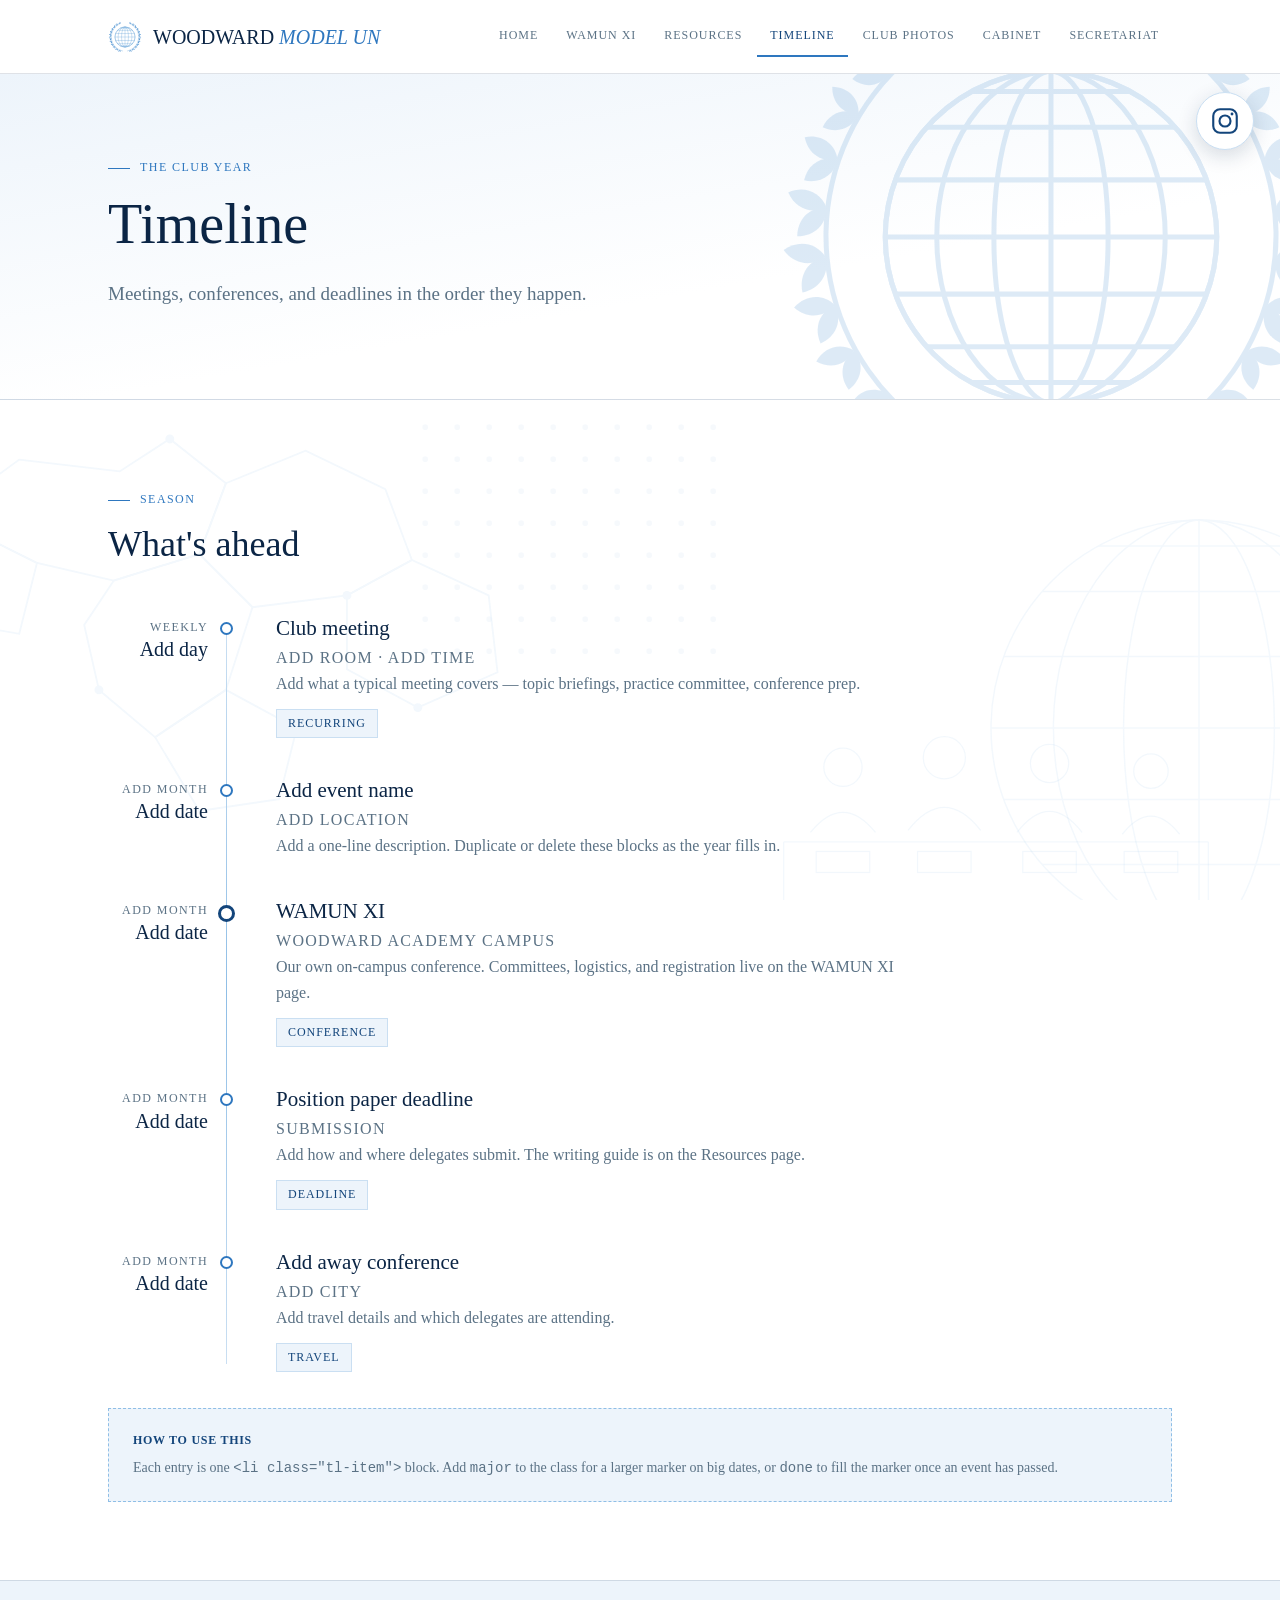
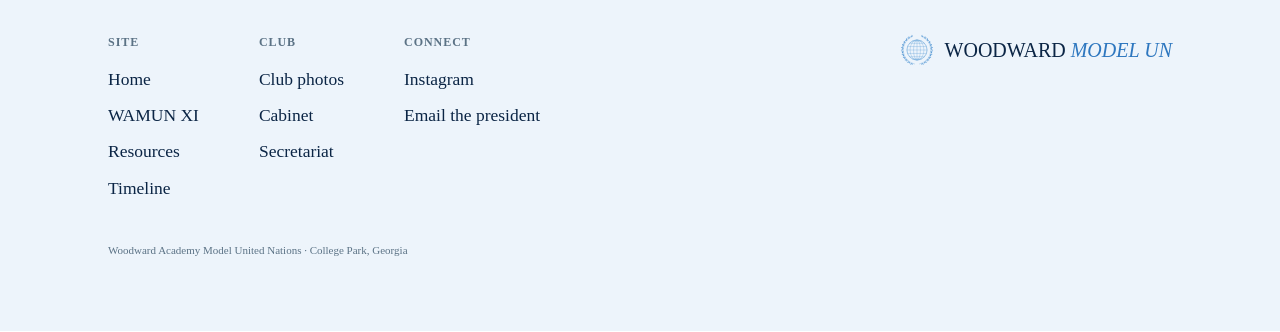
<file: calendar.html>
<!doctype html>
<html lang="en">
<head>
<meta charset="utf-8">
<meta name="viewport" content="width=device-width, initial-scale=1">
<title>Timeline — Woodward Model UN</title>
<meta name="description" content="The Woodward Model UN club year: meetings, conferences, and deadlines in order.">
<link rel="stylesheet" href="styles.css">
<link rel="stylesheet" href="motifs.css">
</head>
<body>
<a class="skip-link" href="#main">Skip to content</a>

<header class="site-header">
  <div class="bar">
    <a class="wordmark" href="index.html"><svg class="mark" xmlns="http://www.w3.org/2000/svg" viewBox="0 0 500 500" fill="currentColor" aria-hidden="true">
<defs><g id="branch-mark"><path d="M213.9 454.8 Q171.0 440.7 151.7 429.3 Q132.4 417.9 116.1 402.8 Q99.8 387.7 87.1 369.5 Q74.4 351.4 65.8 331.1 Q57.2 310.8 53.0 289.2 Q48.8 267.6 49.1 245.6 Q49.5 223.6 54.5 202.1 Q59.4 180.6 68.8 160.6 Q78.2 140.5 91.6 122.8 Q105.0 105.0 122.1 90.5 Q139.1 75.9 159.0 65.2 L178.9 54.5" fill="none" stroke="currentColor" stroke-width="4.5" stroke-linecap="round"/><path d="M171.0 440.7 C167.1 453.0 173.6 464.5 186.4 468.0 C190.0 455.2 183.5 443.7 171.0 440.7 Z"/><path d="M171.0 440.7 C158.2 442.2 150.4 452.8 152.4 465.9 C165.5 464.0 173.3 453.4 171.0 440.7 Z"/><path d="M132.4 417.9 C125.7 429.5 129.7 442.7 142.0 449.2 C148.5 436.9 144.5 423.8 132.4 417.9 Z"/><path d="M132.4 417.9 C119.1 416.5 108.7 425.5 107.8 439.4 C121.6 440.3 131.9 431.3 132.4 417.9 Z"/><path d="M99.8 387.7 C90.4 397.9 91.5 412.2 102.4 421.6 C111.8 410.6 110.7 396.3 99.8 387.7 Z"/><path d="M99.8 387.7 C86.5 383.2 74.0 390.0 69.9 403.9 C83.7 408.0 96.3 401.2 99.8 387.7 Z"/><path d="M74.4 351.4 C62.5 359.7 60.4 374.4 69.4 386.4 C81.4 377.4 83.5 362.7 74.4 351.4 Z"/><path d="M74.4 351.4 C61.9 343.9 47.7 348.0 40.4 361.1 C53.5 368.4 67.8 364.3 74.4 351.4 Z"/><path d="M57.2 310.8 C43.3 316.6 37.9 331.0 44.3 345.1 C58.5 338.7 63.9 324.3 57.2 310.8 Z"/><path d="M57.2 310.8 C46.2 300.5 30.9 301.4 20.6 313.0 C32.2 323.4 47.6 322.4 57.2 310.8 Z"/><path d="M48.8 267.6 C33.4 270.3 24.7 283.7 28.1 299.5 C43.8 296.1 52.5 282.7 48.8 267.6 Z"/><path d="M48.8 267.6 C40.0 254.7 24.3 252.2 11.2 261.7 C20.7 274.7 36.5 277.2 48.8 267.6 Z"/><path d="M49.5 223.6 C34.5 223.0 23.5 233.8 23.4 249.3 C38.9 249.4 49.9 238.6 49.5 223.6 Z"/><path d="M49.5 223.6 C44.0 209.6 29.7 204.0 15.4 210.2 C21.6 224.4 35.9 230.1 49.5 223.6 Z"/><path d="M59.4 180.6 C45.4 176.9 32.8 184.8 29.5 199.4 C44.1 202.7 56.7 194.9 59.4 180.6 Z"/><path d="M59.4 180.6 C57.2 166.3 44.8 158.0 30.1 160.9 C33.0 175.6 45.3 183.9 59.4 180.6 Z"/><path d="M78.2 140.5 C65.8 134.1 52.3 138.9 46.1 151.9 C59.1 158.1 72.6 153.3 78.2 140.5 Z"/><path d="M78.2 140.5 C79.0 126.6 69.2 116.2 54.7 115.9 C54.4 130.3 64.2 140.6 78.2 140.5 Z"/><path d="M105.0 105.0 C94.8 96.4 81.2 98.1 72.6 109.0 C83.5 117.6 97.2 115.9 105.0 105.0 Z"/><path d="M105.0 105.0 C108.7 92.2 101.7 80.4 88.2 77.0 C84.9 90.5 91.9 102.3 105.0 105.0 Z"/><path d="M139.1 75.9 C131.2 65.7 118.1 64.4 107.9 72.9 C116.3 83.1 129.4 84.4 139.1 75.9 Z"/><path d="M139.1 75.9 C145.2 64.6 141.0 52.1 129.1 46.2 C123.2 58.1 127.4 70.5 139.1 75.9 Z"/><path d="M178.9 54.5 C173.7 43.4 161.7 39.5 150.3 45.3 C156.1 56.6 168.1 60.5 178.9 54.5 Z"/><path d="M178.9 54.5 C186.9 45.2 185.6 32.7 175.7 24.7 C167.7 34.6 169.0 47.1 178.9 54.5 Z"/></g></defs>
<use href="#branch-mark"/>
<use href="#branch-mark" transform="translate(500,0) scale(-1,1)"/>
<g fill="none" stroke="currentColor" stroke-width="4.5">
<circle cx="250" cy="250" r="148"/>
<ellipse cx="250" cy="250" rx="148" ry="148"/>
<ellipse cx="250" cy="250" rx="102" ry="148"/>
<ellipse cx="250" cy="250" rx="51" ry="148"/>
<line x1="250" y1="102" x2="250" y2="398"/>
<line x1="102.0" y1="250" x2="398.0" y2="250"/>
<line x1="111.1" y1="301" x2="388.9" y2="301"/>
<line x1="111.1" y1="199" x2="388.9" y2="199"/>
<line x1="139.1" y1="348" x2="360.9" y2="348"/>
<line x1="139.1" y1="152" x2="360.9" y2="152"/>
<line x1="179.3" y1="380" x2="320.7" y2="380"/>
<line x1="179.3" y1="120" x2="320.7" y2="120"/>
</g>
</svg><span>WOODWARD <strong>MODEL UN</strong></span></a>
    <input class="nav-toggle" type="checkbox" id="nav-toggle">
    <label class="nav-toggle-label" for="nav-toggle">Menu</label>
    <nav class="primary" aria-label="Primary">
      <a href="index.html">Home</a>
      <a href="wamun-xi.html">WAMUN XI</a>
      <a href="resources.html">Resources</a>
      <a href="calendar.html" aria-current="page">Timeline</a>
      <a href="photos.html">Club photos</a>
      <a href="cabinet.html">Cabinet</a>
      <a href="secretariat.html">Secretariat</a>
    </nav>
  </div>
</header>

<main id="main">
  <section class="hero" style="padding:72px 0 56px;">
    <svg class="hero-emblem" xmlns="http://www.w3.org/2000/svg" viewBox="0 0 500 500" fill="currentColor" aria-hidden="true">
<defs><g id="branch-heroemblem"><path d="M213.9 454.8 Q171.0 440.7 151.7 429.3 Q132.4 417.9 116.1 402.8 Q99.8 387.7 87.1 369.5 Q74.4 351.4 65.8 331.1 Q57.2 310.8 53.0 289.2 Q48.8 267.6 49.1 245.6 Q49.5 223.6 54.5 202.1 Q59.4 180.6 68.8 160.6 Q78.2 140.5 91.6 122.8 Q105.0 105.0 122.1 90.5 Q139.1 75.9 159.0 65.2 L178.9 54.5" fill="none" stroke="currentColor" stroke-width="4.5" stroke-linecap="round"/><path d="M171.0 440.7 C167.1 453.0 173.6 464.5 186.4 468.0 C190.0 455.2 183.5 443.7 171.0 440.7 Z"/><path d="M171.0 440.7 C158.2 442.2 150.4 452.8 152.4 465.9 C165.5 464.0 173.3 453.4 171.0 440.7 Z"/><path d="M132.4 417.9 C125.7 429.5 129.7 442.7 142.0 449.2 C148.5 436.9 144.5 423.8 132.4 417.9 Z"/><path d="M132.4 417.9 C119.1 416.5 108.7 425.5 107.8 439.4 C121.6 440.3 131.9 431.3 132.4 417.9 Z"/><path d="M99.8 387.7 C90.4 397.9 91.5 412.2 102.4 421.6 C111.8 410.6 110.7 396.3 99.8 387.7 Z"/><path d="M99.8 387.7 C86.5 383.2 74.0 390.0 69.9 403.9 C83.7 408.0 96.3 401.2 99.8 387.7 Z"/><path d="M74.4 351.4 C62.5 359.7 60.4 374.4 69.4 386.4 C81.4 377.4 83.5 362.7 74.4 351.4 Z"/><path d="M74.4 351.4 C61.9 343.9 47.7 348.0 40.4 361.1 C53.5 368.4 67.8 364.3 74.4 351.4 Z"/><path d="M57.2 310.8 C43.3 316.6 37.9 331.0 44.3 345.1 C58.5 338.7 63.9 324.3 57.2 310.8 Z"/><path d="M57.2 310.8 C46.2 300.5 30.9 301.4 20.6 313.0 C32.2 323.4 47.6 322.4 57.2 310.8 Z"/><path d="M48.8 267.6 C33.4 270.3 24.7 283.7 28.1 299.5 C43.8 296.1 52.5 282.7 48.8 267.6 Z"/><path d="M48.8 267.6 C40.0 254.7 24.3 252.2 11.2 261.7 C20.7 274.7 36.5 277.2 48.8 267.6 Z"/><path d="M49.5 223.6 C34.5 223.0 23.5 233.8 23.4 249.3 C38.9 249.4 49.9 238.6 49.5 223.6 Z"/><path d="M49.5 223.6 C44.0 209.6 29.7 204.0 15.4 210.2 C21.6 224.4 35.9 230.1 49.5 223.6 Z"/><path d="M59.4 180.6 C45.4 176.9 32.8 184.8 29.5 199.4 C44.1 202.7 56.7 194.9 59.4 180.6 Z"/><path d="M59.4 180.6 C57.2 166.3 44.8 158.0 30.1 160.9 C33.0 175.6 45.3 183.9 59.4 180.6 Z"/><path d="M78.2 140.5 C65.8 134.1 52.3 138.9 46.1 151.9 C59.1 158.1 72.6 153.3 78.2 140.5 Z"/><path d="M78.2 140.5 C79.0 126.6 69.2 116.2 54.7 115.9 C54.4 130.3 64.2 140.6 78.2 140.5 Z"/><path d="M105.0 105.0 C94.8 96.4 81.2 98.1 72.6 109.0 C83.5 117.6 97.2 115.9 105.0 105.0 Z"/><path d="M105.0 105.0 C108.7 92.2 101.7 80.4 88.2 77.0 C84.9 90.5 91.9 102.3 105.0 105.0 Z"/><path d="M139.1 75.9 C131.2 65.7 118.1 64.4 107.9 72.9 C116.3 83.1 129.4 84.4 139.1 75.9 Z"/><path d="M139.1 75.9 C145.2 64.6 141.0 52.1 129.1 46.2 C123.2 58.1 127.4 70.5 139.1 75.9 Z"/><path d="M178.9 54.5 C173.7 43.4 161.7 39.5 150.3 45.3 C156.1 56.6 168.1 60.5 178.9 54.5 Z"/><path d="M178.9 54.5 C186.9 45.2 185.6 32.7 175.7 24.7 C167.7 34.6 169.0 47.1 178.9 54.5 Z"/></g></defs>
<use href="#branch-heroemblem"/>
<use href="#branch-heroemblem" transform="translate(500,0) scale(-1,1)"/>
<g fill="none" stroke="currentColor" stroke-width="4.5">
<circle cx="250" cy="250" r="148"/>
<ellipse cx="250" cy="250" rx="148" ry="148"/>
<ellipse cx="250" cy="250" rx="102" ry="148"/>
<ellipse cx="250" cy="250" rx="51" ry="148"/>
<line x1="250" y1="102" x2="250" y2="398"/>
<line x1="102.0" y1="250" x2="398.0" y2="250"/>
<line x1="111.1" y1="301" x2="388.9" y2="301"/>
<line x1="111.1" y1="199" x2="388.9" y2="199"/>
<line x1="139.1" y1="348" x2="360.9" y2="348"/>
<line x1="139.1" y1="152" x2="360.9" y2="152"/>
<line x1="179.3" y1="380" x2="320.7" y2="380"/>
<line x1="179.3" y1="120" x2="320.7" y2="120"/>
</g>
</svg>
    <div class="wrap">
      <p class="eyebrow reveal">The club year</p>
      <h1 class="reveal d1" style="font-size:clamp(34px,5vw,56px);">Timeline</h1>
      <p class="lede reveal d2">Meetings, conferences, and deadlines in the order they happen.</p>
    </div>
  </section>

  <section aria-labelledby="tl-heading">
    <div class="wrap">
      <div class="section-head reveal">
        <div>
          <p class="eyebrow">Season</p>
          <h2 id="tl-heading">What's ahead</h2>
        </div>
      </div>

      <ol class="timeline">
        <li class="tl-item reveal">
          <span class="tl-node"></span>
          <div class="tl-when"><span class="yr">Weekly</span><span class="dt">Add day</span></div>
          <div class="tl-body">
            <h3>Club meeting</h3>
            <p class="tl-meta">Add room · Add time</p>
            <p>Add what a typical meeting covers — topic briefings, practice committee, conference prep.</p>
            <span class="tl-tag">Recurring</span>
          </div>
        </li>

        <li class="tl-item reveal d1">
          <span class="tl-node"></span>
          <div class="tl-when"><span class="yr">Add month</span><span class="dt">Add date</span></div>
          <div class="tl-body">
            <h3>Add event name</h3>
            <p class="tl-meta">Add location</p>
            <p>Add a one-line description. Duplicate or delete these blocks as the year fills in.</p>
          </div>
        </li>

        <li class="tl-item major reveal d2">
          <span class="tl-node"></span>
          <div class="tl-when"><span class="yr">Add month</span><span class="dt">Add date</span></div>
          <div class="tl-body">
            <h3>WAMUN XI</h3>
            <p class="tl-meta">Woodward Academy campus</p>
            <p>Our own on-campus conference. Committees, logistics, and registration live on the WAMUN XI page.</p>
            <span class="tl-tag">Conference</span>
          </div>
        </li>

        <li class="tl-item reveal">
          <span class="tl-node"></span>
          <div class="tl-when"><span class="yr">Add month</span><span class="dt">Add date</span></div>
          <div class="tl-body">
            <h3>Position paper deadline</h3>
            <p class="tl-meta">Submission</p>
            <p>Add how and where delegates submit. The writing guide is on the Resources page.</p>
            <span class="tl-tag">Deadline</span>
          </div>
        </li>

        <li class="tl-item reveal d1">
          <span class="tl-node"></span>
          <div class="tl-when"><span class="yr">Add month</span><span class="dt">Add date</span></div>
          <div class="tl-body">
            <h3>Add away conference</h3>
            <p class="tl-meta">Add city</p>
            <p>Add travel details and which delegates are attending.</p>
            <span class="tl-tag">Travel</span>
          </div>
        </li>
      </ol>

      <div class="tbd reveal" style="margin-top:36px;">
        <strong>How to use this</strong>
        Each entry is one <code>&lt;li class="tl-item"&gt;</code> block. Add <code>major</code> to the class
        for a larger marker on big dates, or <code>done</code> to fill the marker once an event has passed.
      </div>
    </div>
  </section>
</main>

<footer>
  <div class="wrap">
    <div class="bar">
      <div class="cols">
        <div>
          <h4>Site</h4>
          <ul>
            <li><a href="index.html">Home</a></li>
            <li><a href="wamun-xi.html">WAMUN XI</a></li>
            <li><a href="resources.html">Resources</a></li>
            <li><a href="calendar.html">Timeline</a></li>
          </ul>
        </div>
        <div>
          <h4>Club</h4>
          <ul>
            <li><a href="photos.html">Club photos</a></li>
            <li><a href="cabinet.html">Cabinet</a></li>
            <li><a href="secretariat.html">Secretariat</a></li>
          </ul>
        </div>
        <div>
          <h4>Connect</h4>
          <ul>
            <li><a href="https://instagram.com/wamodelun" target="_blank" rel="noopener">Instagram</a></li>
            <li><a href="mailto:27mrainwater@woodward.edu">Email the president</a></li>
          </ul>
        </div>
      </div>
      <div class="wordmark"><svg class="mark" xmlns="http://www.w3.org/2000/svg" viewBox="0 0 500 500" fill="currentColor" aria-hidden="true">
<defs><g id="branch-mark"><path d="M213.9 454.8 Q171.0 440.7 151.7 429.3 Q132.4 417.9 116.1 402.8 Q99.8 387.7 87.1 369.5 Q74.4 351.4 65.8 331.1 Q57.2 310.8 53.0 289.2 Q48.8 267.6 49.1 245.6 Q49.5 223.6 54.5 202.1 Q59.4 180.6 68.8 160.6 Q78.2 140.5 91.6 122.8 Q105.0 105.0 122.1 90.5 Q139.1 75.9 159.0 65.2 L178.9 54.5" fill="none" stroke="currentColor" stroke-width="4.5" stroke-linecap="round"/><path d="M171.0 440.7 C167.1 453.0 173.6 464.5 186.4 468.0 C190.0 455.2 183.5 443.7 171.0 440.7 Z"/><path d="M171.0 440.7 C158.2 442.2 150.4 452.8 152.4 465.9 C165.5 464.0 173.3 453.4 171.0 440.7 Z"/><path d="M132.4 417.9 C125.7 429.5 129.7 442.7 142.0 449.2 C148.5 436.9 144.5 423.8 132.4 417.9 Z"/><path d="M132.4 417.9 C119.1 416.5 108.7 425.5 107.8 439.4 C121.6 440.3 131.9 431.3 132.4 417.9 Z"/><path d="M99.8 387.7 C90.4 397.9 91.5 412.2 102.4 421.6 C111.8 410.6 110.7 396.3 99.8 387.7 Z"/><path d="M99.8 387.7 C86.5 383.2 74.0 390.0 69.9 403.9 C83.7 408.0 96.3 401.2 99.8 387.7 Z"/><path d="M74.4 351.4 C62.5 359.7 60.4 374.4 69.4 386.4 C81.4 377.4 83.5 362.7 74.4 351.4 Z"/><path d="M74.4 351.4 C61.9 343.9 47.7 348.0 40.4 361.1 C53.5 368.4 67.8 364.3 74.4 351.4 Z"/><path d="M57.2 310.8 C43.3 316.6 37.9 331.0 44.3 345.1 C58.5 338.7 63.9 324.3 57.2 310.8 Z"/><path d="M57.2 310.8 C46.2 300.5 30.9 301.4 20.6 313.0 C32.2 323.4 47.6 322.4 57.2 310.8 Z"/><path d="M48.8 267.6 C33.4 270.3 24.7 283.7 28.1 299.5 C43.8 296.1 52.5 282.7 48.8 267.6 Z"/><path d="M48.8 267.6 C40.0 254.7 24.3 252.2 11.2 261.7 C20.7 274.7 36.5 277.2 48.8 267.6 Z"/><path d="M49.5 223.6 C34.5 223.0 23.5 233.8 23.4 249.3 C38.9 249.4 49.9 238.6 49.5 223.6 Z"/><path d="M49.5 223.6 C44.0 209.6 29.7 204.0 15.4 210.2 C21.6 224.4 35.9 230.1 49.5 223.6 Z"/><path d="M59.4 180.6 C45.4 176.9 32.8 184.8 29.5 199.4 C44.1 202.7 56.7 194.9 59.4 180.6 Z"/><path d="M59.4 180.6 C57.2 166.3 44.8 158.0 30.1 160.9 C33.0 175.6 45.3 183.9 59.4 180.6 Z"/><path d="M78.2 140.5 C65.8 134.1 52.3 138.9 46.1 151.9 C59.1 158.1 72.6 153.3 78.2 140.5 Z"/><path d="M78.2 140.5 C79.0 126.6 69.2 116.2 54.7 115.9 C54.4 130.3 64.2 140.6 78.2 140.5 Z"/><path d="M105.0 105.0 C94.8 96.4 81.2 98.1 72.6 109.0 C83.5 117.6 97.2 115.9 105.0 105.0 Z"/><path d="M105.0 105.0 C108.7 92.2 101.7 80.4 88.2 77.0 C84.9 90.5 91.9 102.3 105.0 105.0 Z"/><path d="M139.1 75.9 C131.2 65.7 118.1 64.4 107.9 72.9 C116.3 83.1 129.4 84.4 139.1 75.9 Z"/><path d="M139.1 75.9 C145.2 64.6 141.0 52.1 129.1 46.2 C123.2 58.1 127.4 70.5 139.1 75.9 Z"/><path d="M178.9 54.5 C173.7 43.4 161.7 39.5 150.3 45.3 C156.1 56.6 168.1 60.5 178.9 54.5 Z"/><path d="M178.9 54.5 C186.9 45.2 185.6 32.7 175.7 24.7 C167.7 34.6 169.0 47.1 178.9 54.5 Z"/></g></defs>
<use href="#branch-mark"/>
<use href="#branch-mark" transform="translate(500,0) scale(-1,1)"/>
<g fill="none" stroke="currentColor" stroke-width="4.5">
<circle cx="250" cy="250" r="148"/>
<ellipse cx="250" cy="250" rx="148" ry="148"/>
<ellipse cx="250" cy="250" rx="102" ry="148"/>
<ellipse cx="250" cy="250" rx="51" ry="148"/>
<line x1="250" y1="102" x2="250" y2="398"/>
<line x1="102.0" y1="250" x2="398.0" y2="250"/>
<line x1="111.1" y1="301" x2="388.9" y2="301"/>
<line x1="111.1" y1="199" x2="388.9" y2="199"/>
<line x1="139.1" y1="348" x2="360.9" y2="348"/>
<line x1="139.1" y1="152" x2="360.9" y2="152"/>
<line x1="179.3" y1="380" x2="320.7" y2="380"/>
<line x1="179.3" y1="120" x2="320.7" y2="120"/>
</g>
</svg><span>WOODWARD <strong>MODEL UN</strong></span></div>
    </div>
    <p class="fine">Woodward Academy Model United Nations · College Park, Georgia</p>
  </div>
</footer>

<a class="ig-orb" href="https://instagram.com/wamodelun" target="_blank" rel="noopener" title="Follow @wamodelun on Instagram">
  <svg viewBox="0 0 24 24" fill="none" stroke="currentColor" stroke-width="1.7" stroke-linecap="round" stroke-linejoin="round" aria-hidden="true">
    <rect x="2.6" y="2.6" width="18.8" height="18.8" rx="5.4"/>
    <circle cx="12" cy="12" r="4.4"/>
    <circle cx="17.6" cy="6.4" r="1.15" fill="currentColor" stroke="none"/>
  </svg>
  <span class="sr">Follow @wamodelun on Instagram</span>
</a>

<script src="site.js"></script>
</body>
</html>
</file>
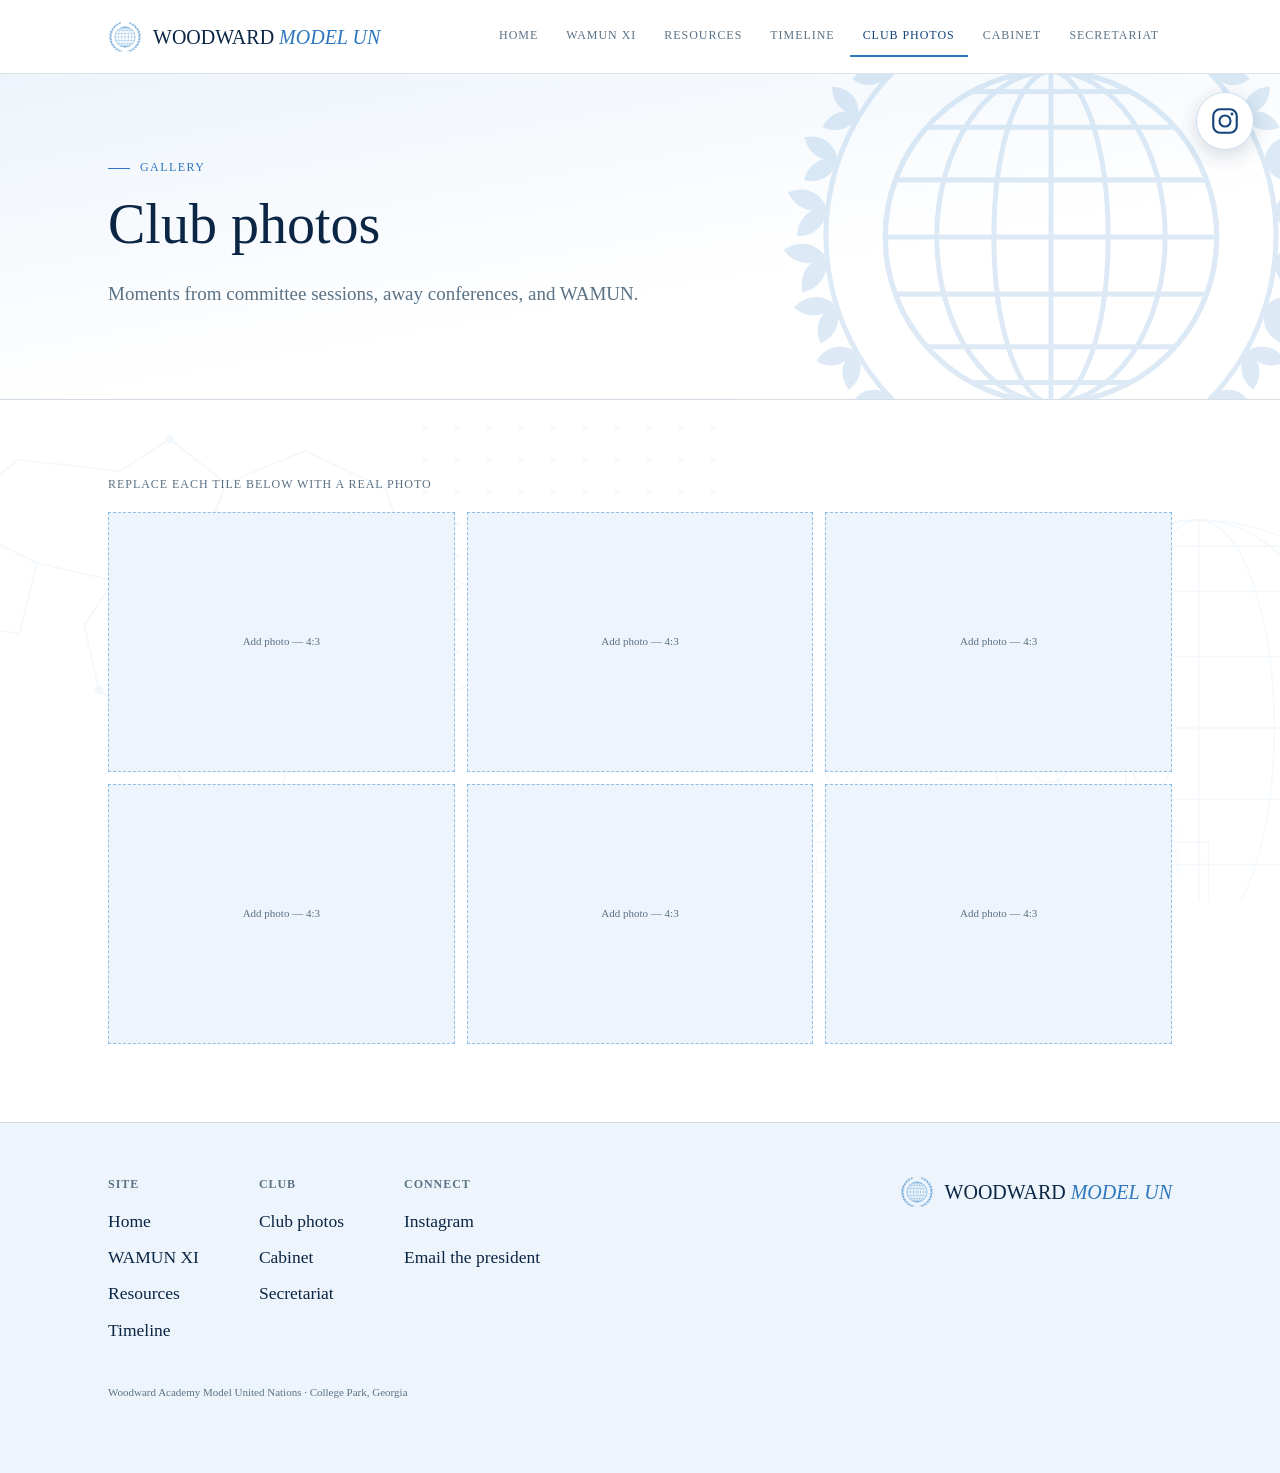
<file: photos.html>
<!doctype html>
<html lang="en">
<head>
<meta charset="utf-8">
<meta name="viewport" content="width=device-width, initial-scale=1">
<title>Club photos — Woodward Model UN</title>
<meta name="description" content="Photos from Woodward Model UN conferences and club events.">
<link rel="stylesheet" href="styles.css">
<link rel="stylesheet" href="motifs.css">
</head>
<body>
<a class="skip-link" href="#main">Skip to content</a>

<header class="site-header">
  <div class="bar">
    <a class="wordmark" href="index.html"><svg class="mark" xmlns="http://www.w3.org/2000/svg" viewBox="0 0 500 500" fill="currentColor" aria-hidden="true">
<defs><g id="branch-mark"><path d="M213.9 454.8 Q171.0 440.7 151.7 429.3 Q132.4 417.9 116.1 402.8 Q99.8 387.7 87.1 369.5 Q74.4 351.4 65.8 331.1 Q57.2 310.8 53.0 289.2 Q48.8 267.6 49.1 245.6 Q49.5 223.6 54.5 202.1 Q59.4 180.6 68.8 160.6 Q78.2 140.5 91.6 122.8 Q105.0 105.0 122.1 90.5 Q139.1 75.9 159.0 65.2 L178.9 54.5" fill="none" stroke="currentColor" stroke-width="4.5" stroke-linecap="round"/><path d="M171.0 440.7 C167.1 453.0 173.6 464.5 186.4 468.0 C190.0 455.2 183.5 443.7 171.0 440.7 Z"/><path d="M171.0 440.7 C158.2 442.2 150.4 452.8 152.4 465.9 C165.5 464.0 173.3 453.4 171.0 440.7 Z"/><path d="M132.4 417.9 C125.7 429.5 129.7 442.7 142.0 449.2 C148.5 436.9 144.5 423.8 132.4 417.9 Z"/><path d="M132.4 417.9 C119.1 416.5 108.7 425.5 107.8 439.4 C121.6 440.3 131.9 431.3 132.4 417.9 Z"/><path d="M99.8 387.7 C90.4 397.9 91.5 412.2 102.4 421.6 C111.8 410.6 110.7 396.3 99.8 387.7 Z"/><path d="M99.8 387.7 C86.5 383.2 74.0 390.0 69.9 403.9 C83.7 408.0 96.3 401.2 99.8 387.7 Z"/><path d="M74.4 351.4 C62.5 359.7 60.4 374.4 69.4 386.4 C81.4 377.4 83.5 362.7 74.4 351.4 Z"/><path d="M74.4 351.4 C61.9 343.9 47.7 348.0 40.4 361.1 C53.5 368.4 67.8 364.3 74.4 351.4 Z"/><path d="M57.2 310.8 C43.3 316.6 37.9 331.0 44.3 345.1 C58.5 338.7 63.9 324.3 57.2 310.8 Z"/><path d="M57.2 310.8 C46.2 300.5 30.9 301.4 20.6 313.0 C32.2 323.4 47.6 322.4 57.2 310.8 Z"/><path d="M48.8 267.6 C33.4 270.3 24.7 283.7 28.1 299.5 C43.8 296.1 52.5 282.7 48.8 267.6 Z"/><path d="M48.8 267.6 C40.0 254.7 24.3 252.2 11.2 261.7 C20.7 274.7 36.5 277.2 48.8 267.6 Z"/><path d="M49.5 223.6 C34.5 223.0 23.5 233.8 23.4 249.3 C38.9 249.4 49.9 238.6 49.5 223.6 Z"/><path d="M49.5 223.6 C44.0 209.6 29.7 204.0 15.4 210.2 C21.6 224.4 35.9 230.1 49.5 223.6 Z"/><path d="M59.4 180.6 C45.4 176.9 32.8 184.8 29.5 199.4 C44.1 202.7 56.7 194.9 59.4 180.6 Z"/><path d="M59.4 180.6 C57.2 166.3 44.8 158.0 30.1 160.9 C33.0 175.6 45.3 183.9 59.4 180.6 Z"/><path d="M78.2 140.5 C65.8 134.1 52.3 138.9 46.1 151.9 C59.1 158.1 72.6 153.3 78.2 140.5 Z"/><path d="M78.2 140.5 C79.0 126.6 69.2 116.2 54.7 115.9 C54.4 130.3 64.2 140.6 78.2 140.5 Z"/><path d="M105.0 105.0 C94.8 96.4 81.2 98.1 72.6 109.0 C83.5 117.6 97.2 115.9 105.0 105.0 Z"/><path d="M105.0 105.0 C108.7 92.2 101.7 80.4 88.2 77.0 C84.9 90.5 91.9 102.3 105.0 105.0 Z"/><path d="M139.1 75.9 C131.2 65.7 118.1 64.4 107.9 72.9 C116.3 83.1 129.4 84.4 139.1 75.9 Z"/><path d="M139.1 75.9 C145.2 64.6 141.0 52.1 129.1 46.2 C123.2 58.1 127.4 70.5 139.1 75.9 Z"/><path d="M178.9 54.5 C173.7 43.4 161.7 39.5 150.3 45.3 C156.1 56.6 168.1 60.5 178.9 54.5 Z"/><path d="M178.9 54.5 C186.9 45.2 185.6 32.7 175.7 24.7 C167.7 34.6 169.0 47.1 178.9 54.5 Z"/></g></defs>
<use href="#branch-mark"/>
<use href="#branch-mark" transform="translate(500,0) scale(-1,1)"/>
<g fill="none" stroke="currentColor" stroke-width="4.5">
<circle cx="250" cy="250" r="148"/>
<ellipse cx="250" cy="250" rx="148" ry="148"/>
<ellipse cx="250" cy="250" rx="102" ry="148"/>
<ellipse cx="250" cy="250" rx="51" ry="148"/>
<line x1="250" y1="102" x2="250" y2="398"/>
<line x1="102.0" y1="250" x2="398.0" y2="250"/>
<line x1="111.1" y1="301" x2="388.9" y2="301"/>
<line x1="111.1" y1="199" x2="388.9" y2="199"/>
<line x1="139.1" y1="348" x2="360.9" y2="348"/>
<line x1="139.1" y1="152" x2="360.9" y2="152"/>
<line x1="179.3" y1="380" x2="320.7" y2="380"/>
<line x1="179.3" y1="120" x2="320.7" y2="120"/>
</g>
</svg><span>WOODWARD <strong>MODEL UN</strong></span></a>
    <input class="nav-toggle" type="checkbox" id="nav-toggle">
    <label class="nav-toggle-label" for="nav-toggle">Menu</label>
    <nav class="primary" aria-label="Primary">
      <a href="index.html">Home</a>
      <a href="wamun-xi.html">WAMUN XI</a>
      <a href="resources.html">Resources</a>
      <a href="calendar.html">Timeline</a>
      <a href="photos.html" aria-current="page">Club photos</a>
      <a href="cabinet.html">Cabinet</a>
      <a href="secretariat.html">Secretariat</a>
    </nav>
  </div>
</header>

<main id="main">
  <section class="hero" style="padding:72px 0 56px;">
  <svg class="hero-emblem" xmlns="http://www.w3.org/2000/svg" viewBox="0 0 500 500" fill="currentColor" aria-hidden="true">
<defs><g id="branch-heroemblem"><path d="M213.9 454.8 Q171.0 440.7 151.7 429.3 Q132.4 417.9 116.1 402.8 Q99.8 387.7 87.1 369.5 Q74.4 351.4 65.8 331.1 Q57.2 310.8 53.0 289.2 Q48.8 267.6 49.1 245.6 Q49.5 223.6 54.5 202.1 Q59.4 180.6 68.8 160.6 Q78.2 140.5 91.6 122.8 Q105.0 105.0 122.1 90.5 Q139.1 75.9 159.0 65.2 L178.9 54.5" fill="none" stroke="currentColor" stroke-width="4.5" stroke-linecap="round"/><path d="M171.0 440.7 C167.1 453.0 173.6 464.5 186.4 468.0 C190.0 455.2 183.5 443.7 171.0 440.7 Z"/><path d="M171.0 440.7 C158.2 442.2 150.4 452.8 152.4 465.9 C165.5 464.0 173.3 453.4 171.0 440.7 Z"/><path d="M132.4 417.9 C125.7 429.5 129.7 442.7 142.0 449.2 C148.5 436.9 144.5 423.8 132.4 417.9 Z"/><path d="M132.4 417.9 C119.1 416.5 108.7 425.5 107.8 439.4 C121.6 440.3 131.9 431.3 132.4 417.9 Z"/><path d="M99.8 387.7 C90.4 397.9 91.5 412.2 102.4 421.6 C111.8 410.6 110.7 396.3 99.8 387.7 Z"/><path d="M99.8 387.7 C86.5 383.2 74.0 390.0 69.9 403.9 C83.7 408.0 96.3 401.2 99.8 387.7 Z"/><path d="M74.4 351.4 C62.5 359.7 60.4 374.4 69.4 386.4 C81.4 377.4 83.5 362.7 74.4 351.4 Z"/><path d="M74.4 351.4 C61.9 343.9 47.7 348.0 40.4 361.1 C53.5 368.4 67.8 364.3 74.4 351.4 Z"/><path d="M57.2 310.8 C43.3 316.6 37.9 331.0 44.3 345.1 C58.5 338.7 63.9 324.3 57.2 310.8 Z"/><path d="M57.2 310.8 C46.2 300.5 30.9 301.4 20.6 313.0 C32.2 323.4 47.6 322.4 57.2 310.8 Z"/><path d="M48.8 267.6 C33.4 270.3 24.7 283.7 28.1 299.5 C43.8 296.1 52.5 282.7 48.8 267.6 Z"/><path d="M48.8 267.6 C40.0 254.7 24.3 252.2 11.2 261.7 C20.7 274.7 36.5 277.2 48.8 267.6 Z"/><path d="M49.5 223.6 C34.5 223.0 23.5 233.8 23.4 249.3 C38.9 249.4 49.9 238.6 49.5 223.6 Z"/><path d="M49.5 223.6 C44.0 209.6 29.7 204.0 15.4 210.2 C21.6 224.4 35.9 230.1 49.5 223.6 Z"/><path d="M59.4 180.6 C45.4 176.9 32.8 184.8 29.5 199.4 C44.1 202.7 56.7 194.9 59.4 180.6 Z"/><path d="M59.4 180.6 C57.2 166.3 44.8 158.0 30.1 160.9 C33.0 175.6 45.3 183.9 59.4 180.6 Z"/><path d="M78.2 140.5 C65.8 134.1 52.3 138.9 46.1 151.9 C59.1 158.1 72.6 153.3 78.2 140.5 Z"/><path d="M78.2 140.5 C79.0 126.6 69.2 116.2 54.7 115.9 C54.4 130.3 64.2 140.6 78.2 140.5 Z"/><path d="M105.0 105.0 C94.8 96.4 81.2 98.1 72.6 109.0 C83.5 117.6 97.2 115.9 105.0 105.0 Z"/><path d="M105.0 105.0 C108.7 92.2 101.7 80.4 88.2 77.0 C84.9 90.5 91.9 102.3 105.0 105.0 Z"/><path d="M139.1 75.9 C131.2 65.7 118.1 64.4 107.9 72.9 C116.3 83.1 129.4 84.4 139.1 75.9 Z"/><path d="M139.1 75.9 C145.2 64.6 141.0 52.1 129.1 46.2 C123.2 58.1 127.4 70.5 139.1 75.9 Z"/><path d="M178.9 54.5 C173.7 43.4 161.7 39.5 150.3 45.3 C156.1 56.6 168.1 60.5 178.9 54.5 Z"/><path d="M178.9 54.5 C186.9 45.2 185.6 32.7 175.7 24.7 C167.7 34.6 169.0 47.1 178.9 54.5 Z"/></g></defs>
<use href="#branch-heroemblem"/>
<use href="#branch-heroemblem" transform="translate(500,0) scale(-1,1)"/>
<g fill="none" stroke="currentColor" stroke-width="4.5">
<circle cx="250" cy="250" r="148"/>
<ellipse cx="250" cy="250" rx="148" ry="148"/>
<ellipse cx="250" cy="250" rx="102" ry="148"/>
<ellipse cx="250" cy="250" rx="51" ry="148"/>
<line x1="250" y1="102" x2="250" y2="398"/>
<line x1="102.0" y1="250" x2="398.0" y2="250"/>
<line x1="111.1" y1="301" x2="388.9" y2="301"/>
<line x1="111.1" y1="199" x2="388.9" y2="199"/>
<line x1="139.1" y1="348" x2="360.9" y2="348"/>
<line x1="139.1" y1="152" x2="360.9" y2="152"/>
<line x1="179.3" y1="380" x2="320.7" y2="380"/>
<line x1="179.3" y1="120" x2="320.7" y2="120"/>
</g>
</svg>
    <div class="wrap">
      <p class="eyebrow reveal">Gallery</p>
      <h1 class="reveal d1" style="font-size:clamp(34px,5vw,56px);">Club photos</h1>
      <p class="lede reveal d2">Moments from committee sessions, away conferences, and WAMUN.</p>
    </div>
  </section>

  <section aria-labelledby="gallery-heading">
    <div class="wrap">
      <h2 id="gallery-heading" class="mono" style="font-size:12px;text-transform:uppercase;letter-spacing:.08em;color:var(--ink-dim);margin-bottom:20px;">Replace each tile below with a real photo</h2>
      <div class="photo-grid">
        <div class="ph reveal">Add photo — 4:3</div>
        <div class="ph reveal">Add photo — 4:3</div>
        <div class="ph reveal">Add photo — 4:3</div>
        <div class="ph reveal">Add photo — 4:3</div>
        <div class="ph reveal">Add photo — 4:3</div>
        <div class="ph reveal">Add photo — 4:3</div>
      </div>
    </div>
  </section>
</main>

<footer>
  <div class="wrap">
    <div class="bar">
      <div class="cols">
        <div>
          <h4>Site</h4>
          <ul>
            <li><a href="index.html">Home</a></li>
            <li><a href="wamun-xi.html">WAMUN XI</a></li>
            <li><a href="resources.html">Resources</a></li>
            <li><a href="calendar.html">Timeline</a></li>
          </ul>
        </div>
        <div>
          <h4>Club</h4>
          <ul>
            <li><a href="photos.html">Club photos</a></li>
            <li><a href="cabinet.html">Cabinet</a></li>
            <li><a href="secretariat.html">Secretariat</a></li>
          </ul>
        </div>
        <div>
          <h4>Connect</h4>
          <ul>
            <li><a href="https://instagram.com/wamodelun" target="_blank" rel="noopener">Instagram</a></li>
            <li><a href="mailto:27mrainwater@woodward.edu">Email the president</a></li>
          </ul>
        </div>
      </div>
      <div class="wordmark"><svg class="mark" xmlns="http://www.w3.org/2000/svg" viewBox="0 0 500 500" fill="currentColor" aria-hidden="true">
<defs><g id="branch-mark"><path d="M213.9 454.8 Q171.0 440.7 151.7 429.3 Q132.4 417.9 116.1 402.8 Q99.8 387.7 87.1 369.5 Q74.4 351.4 65.8 331.1 Q57.2 310.8 53.0 289.2 Q48.8 267.6 49.1 245.6 Q49.5 223.6 54.5 202.1 Q59.4 180.6 68.8 160.6 Q78.2 140.5 91.6 122.8 Q105.0 105.0 122.1 90.5 Q139.1 75.9 159.0 65.2 L178.9 54.5" fill="none" stroke="currentColor" stroke-width="4.5" stroke-linecap="round"/><path d="M171.0 440.7 C167.1 453.0 173.6 464.5 186.4 468.0 C190.0 455.2 183.5 443.7 171.0 440.7 Z"/><path d="M171.0 440.7 C158.2 442.2 150.4 452.8 152.4 465.9 C165.5 464.0 173.3 453.4 171.0 440.7 Z"/><path d="M132.4 417.9 C125.7 429.5 129.7 442.7 142.0 449.2 C148.5 436.9 144.5 423.8 132.4 417.9 Z"/><path d="M132.4 417.9 C119.1 416.5 108.7 425.5 107.8 439.4 C121.6 440.3 131.9 431.3 132.4 417.9 Z"/><path d="M99.8 387.7 C90.4 397.9 91.5 412.2 102.4 421.6 C111.8 410.6 110.7 396.3 99.8 387.7 Z"/><path d="M99.8 387.7 C86.5 383.2 74.0 390.0 69.9 403.9 C83.7 408.0 96.3 401.2 99.8 387.7 Z"/><path d="M74.4 351.4 C62.5 359.7 60.4 374.4 69.4 386.4 C81.4 377.4 83.5 362.7 74.4 351.4 Z"/><path d="M74.4 351.4 C61.9 343.9 47.7 348.0 40.4 361.1 C53.5 368.4 67.8 364.3 74.4 351.4 Z"/><path d="M57.2 310.8 C43.3 316.6 37.9 331.0 44.3 345.1 C58.5 338.7 63.9 324.3 57.2 310.8 Z"/><path d="M57.2 310.8 C46.2 300.5 30.9 301.4 20.6 313.0 C32.2 323.4 47.6 322.4 57.2 310.8 Z"/><path d="M48.8 267.6 C33.4 270.3 24.7 283.7 28.1 299.5 C43.8 296.1 52.5 282.7 48.8 267.6 Z"/><path d="M48.8 267.6 C40.0 254.7 24.3 252.2 11.2 261.7 C20.7 274.7 36.5 277.2 48.8 267.6 Z"/><path d="M49.5 223.6 C34.5 223.0 23.5 233.8 23.4 249.3 C38.9 249.4 49.9 238.6 49.5 223.6 Z"/><path d="M49.5 223.6 C44.0 209.6 29.7 204.0 15.4 210.2 C21.6 224.4 35.9 230.1 49.5 223.6 Z"/><path d="M59.4 180.6 C45.4 176.9 32.8 184.8 29.5 199.4 C44.1 202.7 56.7 194.9 59.4 180.6 Z"/><path d="M59.4 180.6 C57.2 166.3 44.8 158.0 30.1 160.9 C33.0 175.6 45.3 183.9 59.4 180.6 Z"/><path d="M78.2 140.5 C65.8 134.1 52.3 138.9 46.1 151.9 C59.1 158.1 72.6 153.3 78.2 140.5 Z"/><path d="M78.2 140.5 C79.0 126.6 69.2 116.2 54.7 115.9 C54.4 130.3 64.2 140.6 78.2 140.5 Z"/><path d="M105.0 105.0 C94.8 96.4 81.2 98.1 72.6 109.0 C83.5 117.6 97.2 115.9 105.0 105.0 Z"/><path d="M105.0 105.0 C108.7 92.2 101.7 80.4 88.2 77.0 C84.9 90.5 91.9 102.3 105.0 105.0 Z"/><path d="M139.1 75.9 C131.2 65.7 118.1 64.4 107.9 72.9 C116.3 83.1 129.4 84.4 139.1 75.9 Z"/><path d="M139.1 75.9 C145.2 64.6 141.0 52.1 129.1 46.2 C123.2 58.1 127.4 70.5 139.1 75.9 Z"/><path d="M178.9 54.5 C173.7 43.4 161.7 39.5 150.3 45.3 C156.1 56.6 168.1 60.5 178.9 54.5 Z"/><path d="M178.9 54.5 C186.9 45.2 185.6 32.7 175.7 24.7 C167.7 34.6 169.0 47.1 178.9 54.5 Z"/></g></defs>
<use href="#branch-mark"/>
<use href="#branch-mark" transform="translate(500,0) scale(-1,1)"/>
<g fill="none" stroke="currentColor" stroke-width="4.5">
<circle cx="250" cy="250" r="148"/>
<ellipse cx="250" cy="250" rx="148" ry="148"/>
<ellipse cx="250" cy="250" rx="102" ry="148"/>
<ellipse cx="250" cy="250" rx="51" ry="148"/>
<line x1="250" y1="102" x2="250" y2="398"/>
<line x1="102.0" y1="250" x2="398.0" y2="250"/>
<line x1="111.1" y1="301" x2="388.9" y2="301"/>
<line x1="111.1" y1="199" x2="388.9" y2="199"/>
<line x1="139.1" y1="348" x2="360.9" y2="348"/>
<line x1="139.1" y1="152" x2="360.9" y2="152"/>
<line x1="179.3" y1="380" x2="320.7" y2="380"/>
<line x1="179.3" y1="120" x2="320.7" y2="120"/>
</g>
</svg><span>WOODWARD <strong>MODEL UN</strong></span></div>
    </div>
    <p class="fine">Woodward Academy Model United Nations · College Park, Georgia</p>
  </div>
</footer>

<a class="ig-orb" href="https://instagram.com/wamodelun" target="_blank" rel="noopener" title="Follow @wamodelun on Instagram">
  <svg viewBox="0 0 24 24" fill="none" stroke="currentColor" stroke-width="1.7" stroke-linecap="round" stroke-linejoin="round" aria-hidden="true">
    <rect x="2.6" y="2.6" width="18.8" height="18.8" rx="5.4"/>
    <circle cx="12" cy="12" r="4.4"/>
    <circle cx="17.6" cy="6.4" r="1.15" fill="currentColor" stroke="none"/>
  </svg>
  <span class="sr">Follow @wamodelun on Instagram</span>
</a>

<script src="site.js"></script>
</body>
</html>
</file>
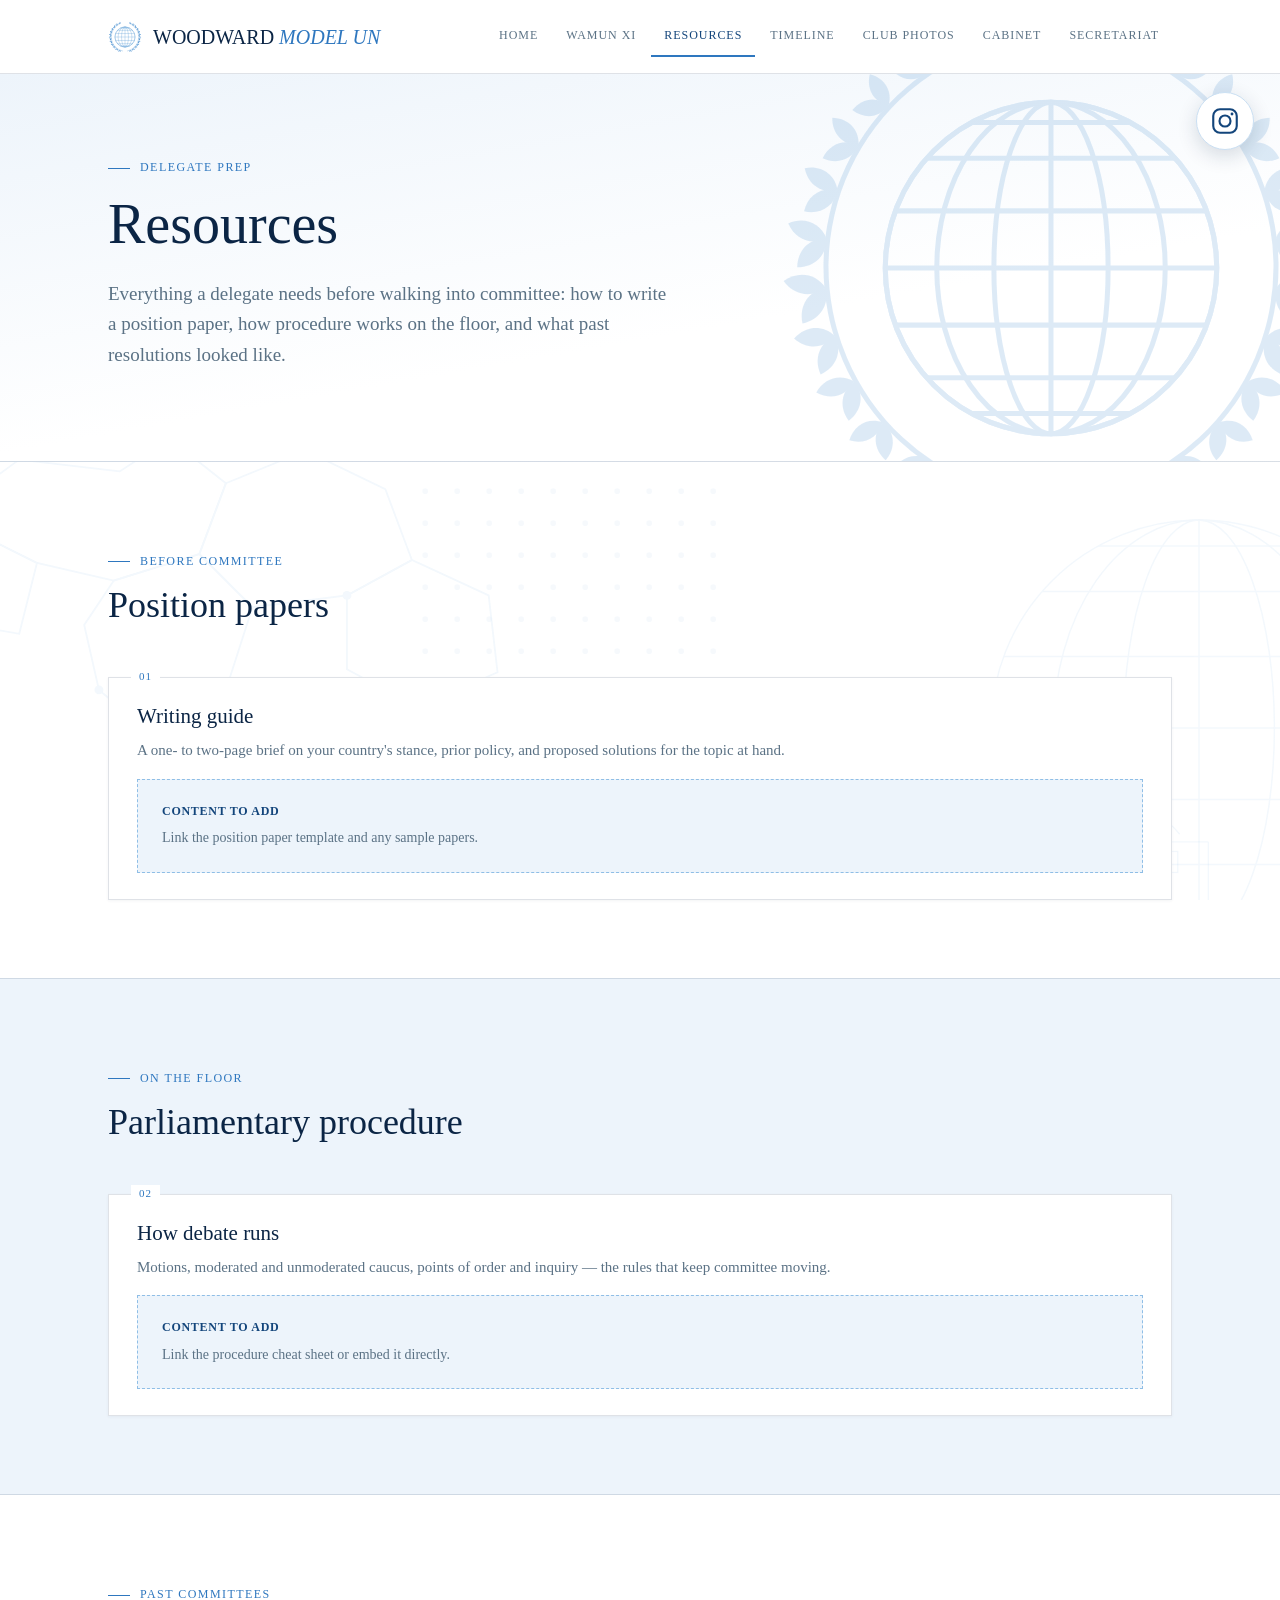
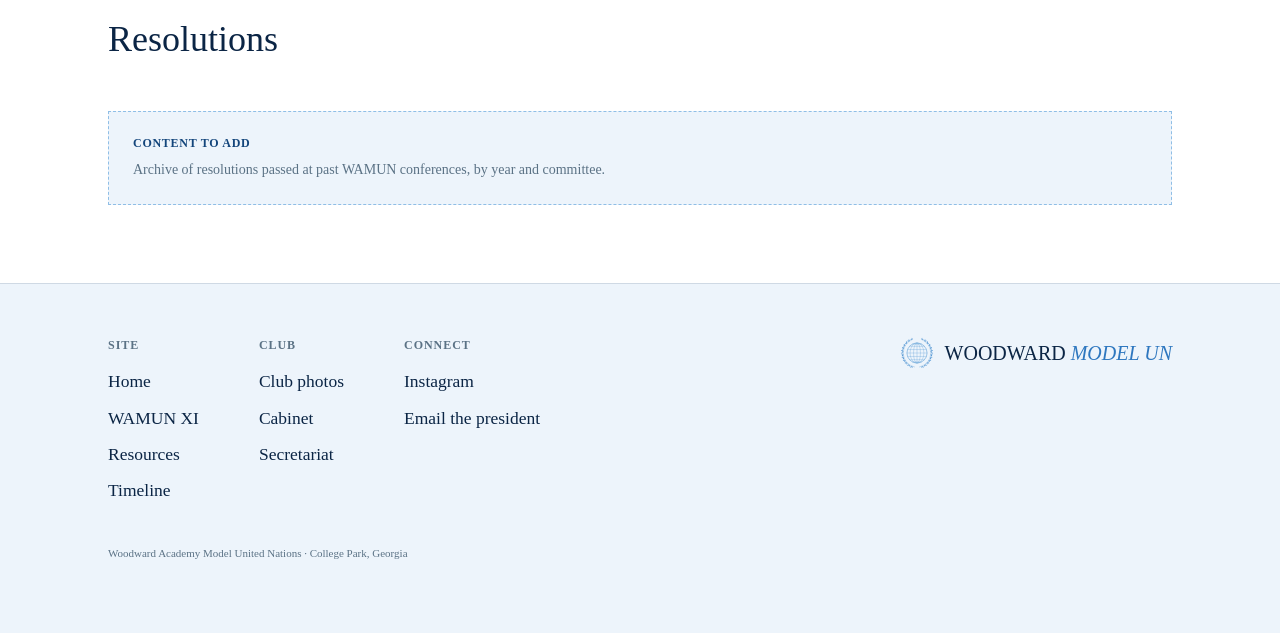
<file: resources.html>
<!doctype html>
<html lang="en">
<head>
<meta charset="utf-8">
<meta name="viewport" content="width=device-width, initial-scale=1">
<title>Resources — Woodward Model UN</title>
<meta name="description" content="Position paper guides, parliamentary procedure, and past resolutions for Woodward Model UN delegates.">
<link rel="stylesheet" href="styles.css">
<link rel="stylesheet" href="motifs.css">
</head>
<body>
<a class="skip-link" href="#main">Skip to content</a>

<header class="site-header">
  <div class="bar">
    <a class="wordmark" href="index.html"><svg class="mark" xmlns="http://www.w3.org/2000/svg" viewBox="0 0 500 500" fill="currentColor" aria-hidden="true">
<defs><g id="branch-mark"><path d="M213.9 454.8 Q171.0 440.7 151.7 429.3 Q132.4 417.9 116.1 402.8 Q99.8 387.7 87.1 369.5 Q74.4 351.4 65.8 331.1 Q57.2 310.8 53.0 289.2 Q48.8 267.6 49.1 245.6 Q49.5 223.6 54.5 202.1 Q59.4 180.6 68.8 160.6 Q78.2 140.5 91.6 122.8 Q105.0 105.0 122.1 90.5 Q139.1 75.9 159.0 65.2 L178.9 54.5" fill="none" stroke="currentColor" stroke-width="4.5" stroke-linecap="round"/><path d="M171.0 440.7 C167.1 453.0 173.6 464.5 186.4 468.0 C190.0 455.2 183.5 443.7 171.0 440.7 Z"/><path d="M171.0 440.7 C158.2 442.2 150.4 452.8 152.4 465.9 C165.5 464.0 173.3 453.4 171.0 440.7 Z"/><path d="M132.4 417.9 C125.7 429.5 129.7 442.7 142.0 449.2 C148.5 436.9 144.5 423.8 132.4 417.9 Z"/><path d="M132.4 417.9 C119.1 416.5 108.7 425.5 107.8 439.4 C121.6 440.3 131.9 431.3 132.4 417.9 Z"/><path d="M99.8 387.7 C90.4 397.9 91.5 412.2 102.4 421.6 C111.8 410.6 110.7 396.3 99.8 387.7 Z"/><path d="M99.8 387.7 C86.5 383.2 74.0 390.0 69.9 403.9 C83.7 408.0 96.3 401.2 99.8 387.7 Z"/><path d="M74.4 351.4 C62.5 359.7 60.4 374.4 69.4 386.4 C81.4 377.4 83.5 362.7 74.4 351.4 Z"/><path d="M74.4 351.4 C61.9 343.9 47.7 348.0 40.4 361.1 C53.5 368.4 67.8 364.3 74.4 351.4 Z"/><path d="M57.2 310.8 C43.3 316.6 37.9 331.0 44.3 345.1 C58.5 338.7 63.9 324.3 57.2 310.8 Z"/><path d="M57.2 310.8 C46.2 300.5 30.9 301.4 20.6 313.0 C32.2 323.4 47.6 322.4 57.2 310.8 Z"/><path d="M48.8 267.6 C33.4 270.3 24.7 283.7 28.1 299.5 C43.8 296.1 52.5 282.7 48.8 267.6 Z"/><path d="M48.8 267.6 C40.0 254.7 24.3 252.2 11.2 261.7 C20.7 274.7 36.5 277.2 48.8 267.6 Z"/><path d="M49.5 223.6 C34.5 223.0 23.5 233.8 23.4 249.3 C38.9 249.4 49.9 238.6 49.5 223.6 Z"/><path d="M49.5 223.6 C44.0 209.6 29.7 204.0 15.4 210.2 C21.6 224.4 35.9 230.1 49.5 223.6 Z"/><path d="M59.4 180.6 C45.4 176.9 32.8 184.8 29.5 199.4 C44.1 202.7 56.7 194.9 59.4 180.6 Z"/><path d="M59.4 180.6 C57.2 166.3 44.8 158.0 30.1 160.9 C33.0 175.6 45.3 183.9 59.4 180.6 Z"/><path d="M78.2 140.5 C65.8 134.1 52.3 138.9 46.1 151.9 C59.1 158.1 72.6 153.3 78.2 140.5 Z"/><path d="M78.2 140.5 C79.0 126.6 69.2 116.2 54.7 115.9 C54.4 130.3 64.2 140.6 78.2 140.5 Z"/><path d="M105.0 105.0 C94.8 96.4 81.2 98.1 72.6 109.0 C83.5 117.6 97.2 115.9 105.0 105.0 Z"/><path d="M105.0 105.0 C108.7 92.2 101.7 80.4 88.2 77.0 C84.9 90.5 91.9 102.3 105.0 105.0 Z"/><path d="M139.1 75.9 C131.2 65.7 118.1 64.4 107.9 72.9 C116.3 83.1 129.4 84.4 139.1 75.9 Z"/><path d="M139.1 75.9 C145.2 64.6 141.0 52.1 129.1 46.2 C123.2 58.1 127.4 70.5 139.1 75.9 Z"/><path d="M178.9 54.5 C173.7 43.4 161.7 39.5 150.3 45.3 C156.1 56.6 168.1 60.5 178.9 54.5 Z"/><path d="M178.9 54.5 C186.9 45.2 185.6 32.7 175.7 24.7 C167.7 34.6 169.0 47.1 178.9 54.5 Z"/></g></defs>
<use href="#branch-mark"/>
<use href="#branch-mark" transform="translate(500,0) scale(-1,1)"/>
<g fill="none" stroke="currentColor" stroke-width="4.5">
<circle cx="250" cy="250" r="148"/>
<ellipse cx="250" cy="250" rx="148" ry="148"/>
<ellipse cx="250" cy="250" rx="102" ry="148"/>
<ellipse cx="250" cy="250" rx="51" ry="148"/>
<line x1="250" y1="102" x2="250" y2="398"/>
<line x1="102.0" y1="250" x2="398.0" y2="250"/>
<line x1="111.1" y1="301" x2="388.9" y2="301"/>
<line x1="111.1" y1="199" x2="388.9" y2="199"/>
<line x1="139.1" y1="348" x2="360.9" y2="348"/>
<line x1="139.1" y1="152" x2="360.9" y2="152"/>
<line x1="179.3" y1="380" x2="320.7" y2="380"/>
<line x1="179.3" y1="120" x2="320.7" y2="120"/>
</g>
</svg><span>WOODWARD <strong>MODEL UN</strong></span></a>
    <input class="nav-toggle" type="checkbox" id="nav-toggle">
    <label class="nav-toggle-label" for="nav-toggle">Menu</label>
    <nav class="primary" aria-label="Primary">
      <a href="index.html">Home</a>
      <a href="wamun-xi.html">WAMUN XI</a>
      <a href="resources.html" aria-current="page">Resources</a>
      <a href="calendar.html">Timeline</a>
      <a href="photos.html">Club photos</a>
      <a href="cabinet.html">Cabinet</a>
      <a href="secretariat.html">Secretariat</a>
    </nav>
  </div>
</header>

<main id="main">
  <section class="hero" style="padding:72px 0 56px;">
  <svg class="hero-emblem" xmlns="http://www.w3.org/2000/svg" viewBox="0 0 500 500" fill="currentColor" aria-hidden="true">
<defs><g id="branch-heroemblem"><path d="M213.9 454.8 Q171.0 440.7 151.7 429.3 Q132.4 417.9 116.1 402.8 Q99.8 387.7 87.1 369.5 Q74.4 351.4 65.8 331.1 Q57.2 310.8 53.0 289.2 Q48.8 267.6 49.1 245.6 Q49.5 223.6 54.5 202.1 Q59.4 180.6 68.8 160.6 Q78.2 140.5 91.6 122.8 Q105.0 105.0 122.1 90.5 Q139.1 75.9 159.0 65.2 L178.9 54.5" fill="none" stroke="currentColor" stroke-width="4.5" stroke-linecap="round"/><path d="M171.0 440.7 C167.1 453.0 173.6 464.5 186.4 468.0 C190.0 455.2 183.5 443.7 171.0 440.7 Z"/><path d="M171.0 440.7 C158.2 442.2 150.4 452.8 152.4 465.9 C165.5 464.0 173.3 453.4 171.0 440.7 Z"/><path d="M132.4 417.9 C125.7 429.5 129.7 442.7 142.0 449.2 C148.5 436.9 144.5 423.8 132.4 417.9 Z"/><path d="M132.4 417.9 C119.1 416.5 108.7 425.5 107.8 439.4 C121.6 440.3 131.9 431.3 132.4 417.9 Z"/><path d="M99.8 387.7 C90.4 397.9 91.5 412.2 102.4 421.6 C111.8 410.6 110.7 396.3 99.8 387.7 Z"/><path d="M99.8 387.7 C86.5 383.2 74.0 390.0 69.9 403.9 C83.7 408.0 96.3 401.2 99.8 387.7 Z"/><path d="M74.4 351.4 C62.5 359.7 60.4 374.4 69.4 386.4 C81.4 377.4 83.5 362.7 74.4 351.4 Z"/><path d="M74.4 351.4 C61.9 343.9 47.7 348.0 40.4 361.1 C53.5 368.4 67.8 364.3 74.4 351.4 Z"/><path d="M57.2 310.8 C43.3 316.6 37.9 331.0 44.3 345.1 C58.5 338.7 63.9 324.3 57.2 310.8 Z"/><path d="M57.2 310.8 C46.2 300.5 30.9 301.4 20.6 313.0 C32.2 323.4 47.6 322.4 57.2 310.8 Z"/><path d="M48.8 267.6 C33.4 270.3 24.7 283.7 28.1 299.5 C43.8 296.1 52.5 282.7 48.8 267.6 Z"/><path d="M48.8 267.6 C40.0 254.7 24.3 252.2 11.2 261.7 C20.7 274.7 36.5 277.2 48.8 267.6 Z"/><path d="M49.5 223.6 C34.5 223.0 23.5 233.8 23.4 249.3 C38.9 249.4 49.9 238.6 49.5 223.6 Z"/><path d="M49.5 223.6 C44.0 209.6 29.7 204.0 15.4 210.2 C21.6 224.4 35.9 230.1 49.5 223.6 Z"/><path d="M59.4 180.6 C45.4 176.9 32.8 184.8 29.5 199.4 C44.1 202.7 56.7 194.9 59.4 180.6 Z"/><path d="M59.4 180.6 C57.2 166.3 44.8 158.0 30.1 160.9 C33.0 175.6 45.3 183.9 59.4 180.6 Z"/><path d="M78.2 140.5 C65.8 134.1 52.3 138.9 46.1 151.9 C59.1 158.1 72.6 153.3 78.2 140.5 Z"/><path d="M78.2 140.5 C79.0 126.6 69.2 116.2 54.7 115.9 C54.4 130.3 64.2 140.6 78.2 140.5 Z"/><path d="M105.0 105.0 C94.8 96.4 81.2 98.1 72.6 109.0 C83.5 117.6 97.2 115.9 105.0 105.0 Z"/><path d="M105.0 105.0 C108.7 92.2 101.7 80.4 88.2 77.0 C84.9 90.5 91.9 102.3 105.0 105.0 Z"/><path d="M139.1 75.9 C131.2 65.7 118.1 64.4 107.9 72.9 C116.3 83.1 129.4 84.4 139.1 75.9 Z"/><path d="M139.1 75.9 C145.2 64.6 141.0 52.1 129.1 46.2 C123.2 58.1 127.4 70.5 139.1 75.9 Z"/><path d="M178.9 54.5 C173.7 43.4 161.7 39.5 150.3 45.3 C156.1 56.6 168.1 60.5 178.9 54.5 Z"/><path d="M178.9 54.5 C186.9 45.2 185.6 32.7 175.7 24.7 C167.7 34.6 169.0 47.1 178.9 54.5 Z"/></g></defs>
<use href="#branch-heroemblem"/>
<use href="#branch-heroemblem" transform="translate(500,0) scale(-1,1)"/>
<g fill="none" stroke="currentColor" stroke-width="4.5">
<circle cx="250" cy="250" r="148"/>
<ellipse cx="250" cy="250" rx="148" ry="148"/>
<ellipse cx="250" cy="250" rx="102" ry="148"/>
<ellipse cx="250" cy="250" rx="51" ry="148"/>
<line x1="250" y1="102" x2="250" y2="398"/>
<line x1="102.0" y1="250" x2="398.0" y2="250"/>
<line x1="111.1" y1="301" x2="388.9" y2="301"/>
<line x1="111.1" y1="199" x2="388.9" y2="199"/>
<line x1="139.1" y1="348" x2="360.9" y2="348"/>
<line x1="139.1" y1="152" x2="360.9" y2="152"/>
<line x1="179.3" y1="380" x2="320.7" y2="380"/>
<line x1="179.3" y1="120" x2="320.7" y2="120"/>
</g>
</svg>
    <div class="wrap">
      <p class="eyebrow reveal">Delegate prep</p>
      <h1 class="reveal d1" style="font-size:clamp(34px,5vw,56px);">Resources</h1>
      <p class="lede reveal d2">Everything a delegate needs before walking into committee: how to write a position paper, how procedure works on the floor, and what past resolutions looked like.</p>
    </div>
  </section>

  <section aria-labelledby="pp-heading">
    <div class="wrap">
      <div class="section-head reveal">
        <div>
          <p class="eyebrow">Before committee</p>
          <h2 id="pp-heading">Position papers</h2>
        </div>
      </div>
      <div class="placard reveal" data-code="01">
        <h3>Writing guide</h3>
        <p>A one- to two-page brief on your country's stance, prior policy, and proposed solutions for the topic at hand.</p>
        <div class="tbd" style="margin-top:16px;">
          <strong>Content to add</strong>
          Link the position paper template and any sample papers.
        </div>
      </div>
    </div>
  </section>

  <section class="alt" aria-labelledby="proc-heading">
    <div class="wrap">
      <div class="section-head reveal">
        <div>
          <p class="eyebrow">On the floor</p>
          <h2 id="proc-heading">Parliamentary procedure</h2>
        </div>
      </div>
      <div class="placard reveal" data-code="02">
        <h3>How debate runs</h3>
        <p>Motions, moderated and unmoderated caucus, points of order and inquiry — the rules that keep committee moving.</p>
        <div class="tbd" style="margin-top:16px;">
          <strong>Content to add</strong>
          Link the procedure cheat sheet or embed it directly.
        </div>
      </div>
    </div>
  </section>

  <section aria-labelledby="res-heading">
    <div class="wrap">
      <div class="section-head reveal">
        <div>
          <p class="eyebrow">Past committees</p>
          <h2 id="res-heading">Resolutions</h2>
        </div>
      </div>
      <div class="tbd">
        <strong>Content to add</strong>
        Archive of resolutions passed at past WAMUN conferences, by year and committee.
      </div>
    </div>
  </section>
</main>

<footer>
  <div class="wrap">
    <div class="bar">
      <div class="cols">
        <div>
          <h4>Site</h4>
          <ul>
            <li><a href="index.html">Home</a></li>
            <li><a href="wamun-xi.html">WAMUN XI</a></li>
            <li><a href="resources.html">Resources</a></li>
            <li><a href="calendar.html">Timeline</a></li>
          </ul>
        </div>
        <div>
          <h4>Club</h4>
          <ul>
            <li><a href="photos.html">Club photos</a></li>
            <li><a href="cabinet.html">Cabinet</a></li>
            <li><a href="secretariat.html">Secretariat</a></li>
          </ul>
        </div>
        <div>
          <h4>Connect</h4>
          <ul>
            <li><a href="https://instagram.com/wamodelun" target="_blank" rel="noopener">Instagram</a></li>
            <li><a href="mailto:27mrainwater@woodward.edu">Email the president</a></li>
          </ul>
        </div>
      </div>
      <div class="wordmark"><svg class="mark" xmlns="http://www.w3.org/2000/svg" viewBox="0 0 500 500" fill="currentColor" aria-hidden="true">
<defs><g id="branch-mark"><path d="M213.9 454.8 Q171.0 440.7 151.7 429.3 Q132.4 417.9 116.1 402.8 Q99.8 387.7 87.1 369.5 Q74.4 351.4 65.8 331.1 Q57.2 310.8 53.0 289.2 Q48.8 267.6 49.1 245.6 Q49.5 223.6 54.5 202.1 Q59.4 180.6 68.8 160.6 Q78.2 140.5 91.6 122.8 Q105.0 105.0 122.1 90.5 Q139.1 75.9 159.0 65.2 L178.9 54.5" fill="none" stroke="currentColor" stroke-width="4.5" stroke-linecap="round"/><path d="M171.0 440.7 C167.1 453.0 173.6 464.5 186.4 468.0 C190.0 455.2 183.5 443.7 171.0 440.7 Z"/><path d="M171.0 440.7 C158.2 442.2 150.4 452.8 152.4 465.9 C165.5 464.0 173.3 453.4 171.0 440.7 Z"/><path d="M132.4 417.9 C125.7 429.5 129.7 442.7 142.0 449.2 C148.5 436.9 144.5 423.8 132.4 417.9 Z"/><path d="M132.4 417.9 C119.1 416.5 108.7 425.5 107.8 439.4 C121.6 440.3 131.9 431.3 132.4 417.9 Z"/><path d="M99.8 387.7 C90.4 397.9 91.5 412.2 102.4 421.6 C111.8 410.6 110.7 396.3 99.8 387.7 Z"/><path d="M99.8 387.7 C86.5 383.2 74.0 390.0 69.9 403.9 C83.7 408.0 96.3 401.2 99.8 387.7 Z"/><path d="M74.4 351.4 C62.5 359.7 60.4 374.4 69.4 386.4 C81.4 377.4 83.5 362.7 74.4 351.4 Z"/><path d="M74.4 351.4 C61.9 343.9 47.7 348.0 40.4 361.1 C53.5 368.4 67.8 364.3 74.4 351.4 Z"/><path d="M57.2 310.8 C43.3 316.6 37.9 331.0 44.3 345.1 C58.5 338.7 63.9 324.3 57.2 310.8 Z"/><path d="M57.2 310.8 C46.2 300.5 30.9 301.4 20.6 313.0 C32.2 323.4 47.6 322.4 57.2 310.8 Z"/><path d="M48.8 267.6 C33.4 270.3 24.7 283.7 28.1 299.5 C43.8 296.1 52.5 282.7 48.8 267.6 Z"/><path d="M48.8 267.6 C40.0 254.7 24.3 252.2 11.2 261.7 C20.7 274.7 36.5 277.2 48.8 267.6 Z"/><path d="M49.5 223.6 C34.5 223.0 23.5 233.8 23.4 249.3 C38.9 249.4 49.9 238.6 49.5 223.6 Z"/><path d="M49.5 223.6 C44.0 209.6 29.7 204.0 15.4 210.2 C21.6 224.4 35.9 230.1 49.5 223.6 Z"/><path d="M59.4 180.6 C45.4 176.9 32.8 184.8 29.5 199.4 C44.1 202.7 56.7 194.9 59.4 180.6 Z"/><path d="M59.4 180.6 C57.2 166.3 44.8 158.0 30.1 160.9 C33.0 175.6 45.3 183.9 59.4 180.6 Z"/><path d="M78.2 140.5 C65.8 134.1 52.3 138.9 46.1 151.9 C59.1 158.1 72.6 153.3 78.2 140.5 Z"/><path d="M78.2 140.5 C79.0 126.6 69.2 116.2 54.7 115.9 C54.4 130.3 64.2 140.6 78.2 140.5 Z"/><path d="M105.0 105.0 C94.8 96.4 81.2 98.1 72.6 109.0 C83.5 117.6 97.2 115.9 105.0 105.0 Z"/><path d="M105.0 105.0 C108.7 92.2 101.7 80.4 88.2 77.0 C84.9 90.5 91.9 102.3 105.0 105.0 Z"/><path d="M139.1 75.9 C131.2 65.7 118.1 64.4 107.9 72.9 C116.3 83.1 129.4 84.4 139.1 75.9 Z"/><path d="M139.1 75.9 C145.2 64.6 141.0 52.1 129.1 46.2 C123.2 58.1 127.4 70.5 139.1 75.9 Z"/><path d="M178.9 54.5 C173.7 43.4 161.7 39.5 150.3 45.3 C156.1 56.6 168.1 60.5 178.9 54.5 Z"/><path d="M178.9 54.5 C186.9 45.2 185.6 32.7 175.7 24.7 C167.7 34.6 169.0 47.1 178.9 54.5 Z"/></g></defs>
<use href="#branch-mark"/>
<use href="#branch-mark" transform="translate(500,0) scale(-1,1)"/>
<g fill="none" stroke="currentColor" stroke-width="4.5">
<circle cx="250" cy="250" r="148"/>
<ellipse cx="250" cy="250" rx="148" ry="148"/>
<ellipse cx="250" cy="250" rx="102" ry="148"/>
<ellipse cx="250" cy="250" rx="51" ry="148"/>
<line x1="250" y1="102" x2="250" y2="398"/>
<line x1="102.0" y1="250" x2="398.0" y2="250"/>
<line x1="111.1" y1="301" x2="388.9" y2="301"/>
<line x1="111.1" y1="199" x2="388.9" y2="199"/>
<line x1="139.1" y1="348" x2="360.9" y2="348"/>
<line x1="139.1" y1="152" x2="360.9" y2="152"/>
<line x1="179.3" y1="380" x2="320.7" y2="380"/>
<line x1="179.3" y1="120" x2="320.7" y2="120"/>
</g>
</svg><span>WOODWARD <strong>MODEL UN</strong></span></div>
    </div>
    <p class="fine">Woodward Academy Model United Nations · College Park, Georgia</p>
  </div>
</footer>

<a class="ig-orb" href="https://instagram.com/wamodelun" target="_blank" rel="noopener" title="Follow @wamodelun on Instagram">
  <svg viewBox="0 0 24 24" fill="none" stroke="currentColor" stroke-width="1.7" stroke-linecap="round" stroke-linejoin="round" aria-hidden="true">
    <rect x="2.6" y="2.6" width="18.8" height="18.8" rx="5.4"/>
    <circle cx="12" cy="12" r="4.4"/>
    <circle cx="17.6" cy="6.4" r="1.15" fill="currentColor" stroke="none"/>
  </svg>
  <span class="sr">Follow @wamodelun on Instagram</span>
</a>

<script src="site.js"></script>
</body>
</html>
</file>
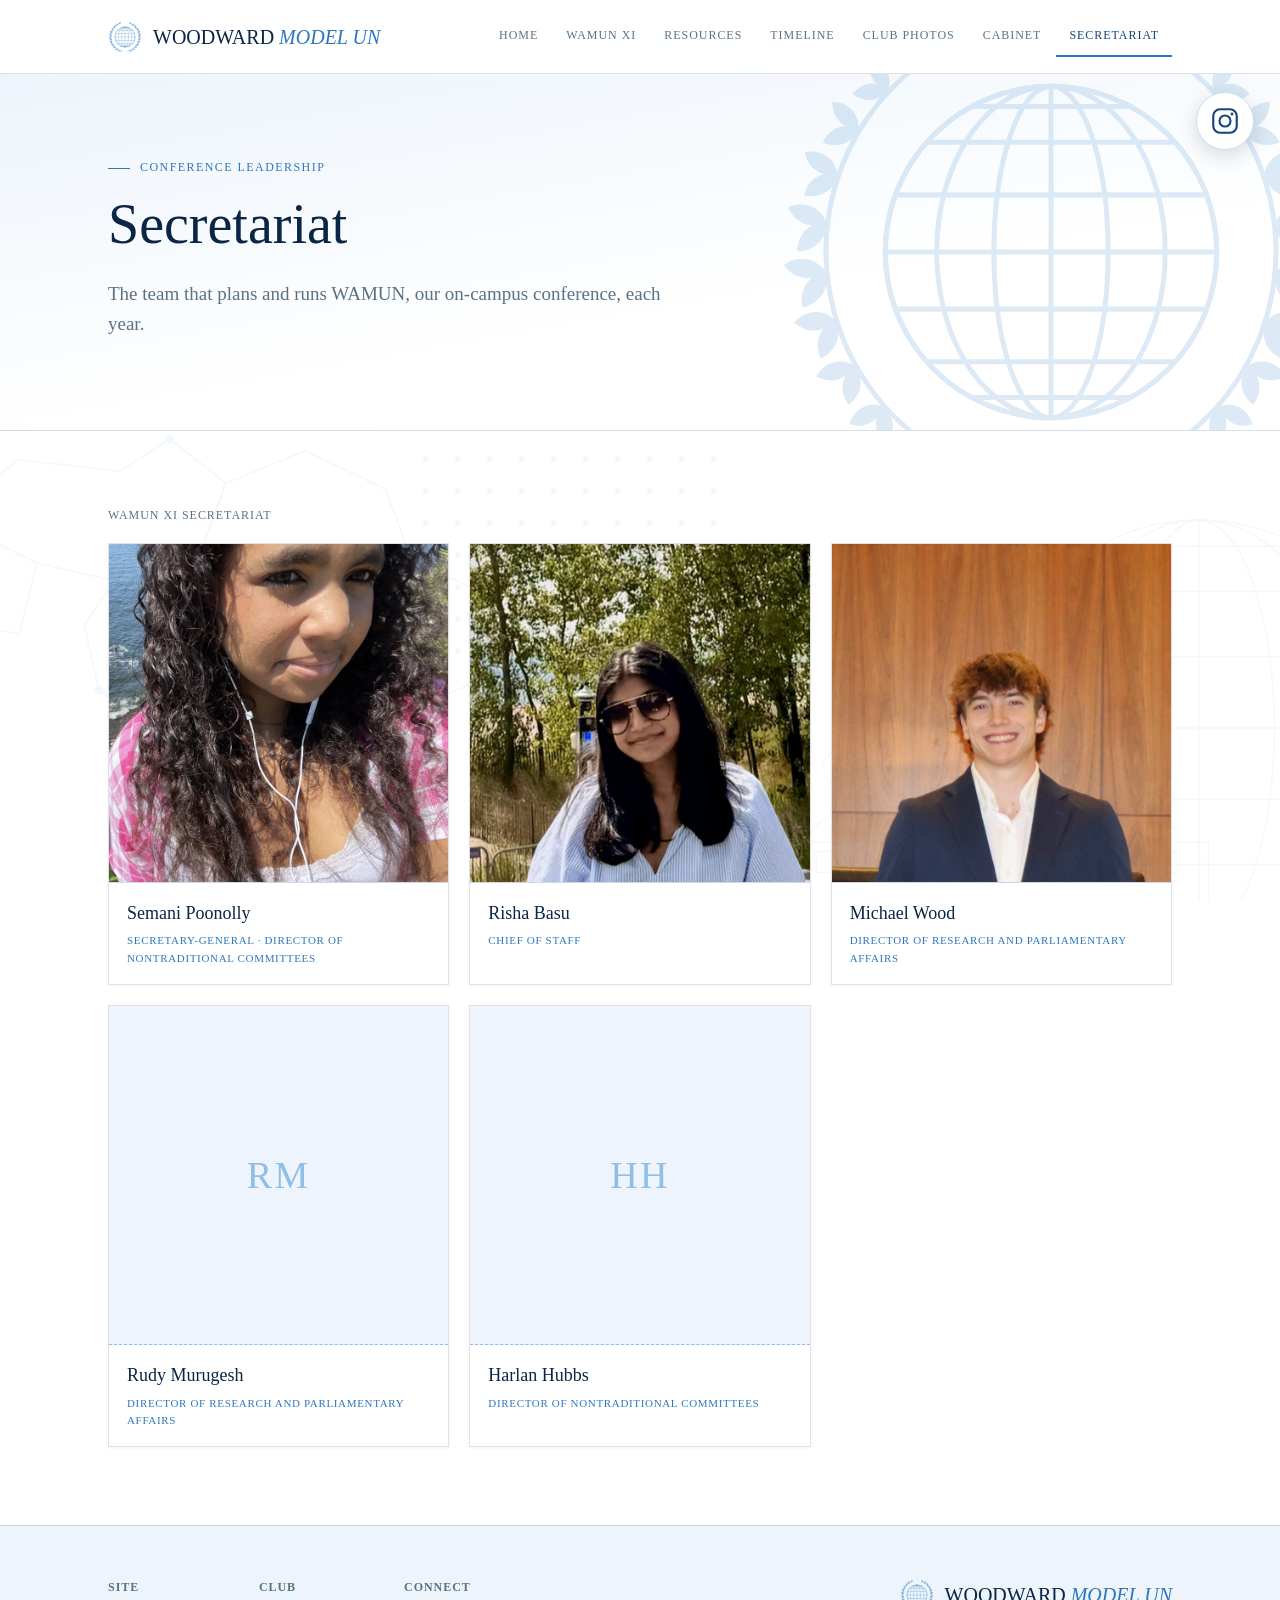
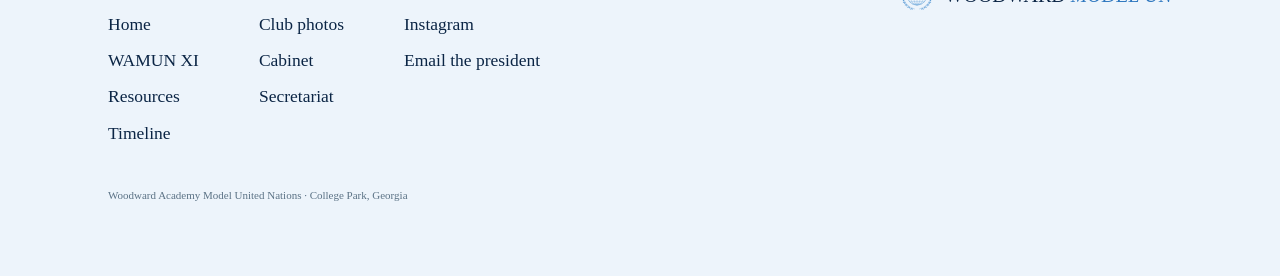
<file: secretariat.html>
<!doctype html>
<html lang="en">
<head>
<meta charset="utf-8">
<meta name="viewport" content="width=device-width, initial-scale=1">
<title>Secretariat — Woodward Model UN</title>
<meta name="description" content="Meet the Woodward Model UN Secretariat.">
<link rel="stylesheet" href="styles.css">
<link rel="stylesheet" href="motifs.css">
</head>
<body>
<a class="skip-link" href="#main">Skip to content</a>

<header class="site-header">
  <div class="bar">
    <a class="wordmark" href="index.html"><svg class="mark" xmlns="http://www.w3.org/2000/svg" viewBox="0 0 500 500" fill="currentColor" aria-hidden="true">
<defs><g id="branch-mark"><path d="M213.9 454.8 Q171.0 440.7 151.7 429.3 Q132.4 417.9 116.1 402.8 Q99.8 387.7 87.1 369.5 Q74.4 351.4 65.8 331.1 Q57.2 310.8 53.0 289.2 Q48.8 267.6 49.1 245.6 Q49.5 223.6 54.5 202.1 Q59.4 180.6 68.8 160.6 Q78.2 140.5 91.6 122.8 Q105.0 105.0 122.1 90.5 Q139.1 75.9 159.0 65.2 L178.9 54.5" fill="none" stroke="currentColor" stroke-width="4.5" stroke-linecap="round"/><path d="M171.0 440.7 C167.1 453.0 173.6 464.5 186.4 468.0 C190.0 455.2 183.5 443.7 171.0 440.7 Z"/><path d="M171.0 440.7 C158.2 442.2 150.4 452.8 152.4 465.9 C165.5 464.0 173.3 453.4 171.0 440.7 Z"/><path d="M132.4 417.9 C125.7 429.5 129.7 442.7 142.0 449.2 C148.5 436.9 144.5 423.8 132.4 417.9 Z"/><path d="M132.4 417.9 C119.1 416.5 108.7 425.5 107.8 439.4 C121.6 440.3 131.9 431.3 132.4 417.9 Z"/><path d="M99.8 387.7 C90.4 397.9 91.5 412.2 102.4 421.6 C111.8 410.6 110.7 396.3 99.8 387.7 Z"/><path d="M99.8 387.7 C86.5 383.2 74.0 390.0 69.9 403.9 C83.7 408.0 96.3 401.2 99.8 387.7 Z"/><path d="M74.4 351.4 C62.5 359.7 60.4 374.4 69.4 386.4 C81.4 377.4 83.5 362.7 74.4 351.4 Z"/><path d="M74.4 351.4 C61.9 343.9 47.7 348.0 40.4 361.1 C53.5 368.4 67.8 364.3 74.4 351.4 Z"/><path d="M57.2 310.8 C43.3 316.6 37.9 331.0 44.3 345.1 C58.5 338.7 63.9 324.3 57.2 310.8 Z"/><path d="M57.2 310.8 C46.2 300.5 30.9 301.4 20.6 313.0 C32.2 323.4 47.6 322.4 57.2 310.8 Z"/><path d="M48.8 267.6 C33.4 270.3 24.7 283.7 28.1 299.5 C43.8 296.1 52.5 282.7 48.8 267.6 Z"/><path d="M48.8 267.6 C40.0 254.7 24.3 252.2 11.2 261.7 C20.7 274.7 36.5 277.2 48.8 267.6 Z"/><path d="M49.5 223.6 C34.5 223.0 23.5 233.8 23.4 249.3 C38.9 249.4 49.9 238.6 49.5 223.6 Z"/><path d="M49.5 223.6 C44.0 209.6 29.7 204.0 15.4 210.2 C21.6 224.4 35.9 230.1 49.5 223.6 Z"/><path d="M59.4 180.6 C45.4 176.9 32.8 184.8 29.5 199.4 C44.1 202.7 56.7 194.9 59.4 180.6 Z"/><path d="M59.4 180.6 C57.2 166.3 44.8 158.0 30.1 160.9 C33.0 175.6 45.3 183.9 59.4 180.6 Z"/><path d="M78.2 140.5 C65.8 134.1 52.3 138.9 46.1 151.9 C59.1 158.1 72.6 153.3 78.2 140.5 Z"/><path d="M78.2 140.5 C79.0 126.6 69.2 116.2 54.7 115.9 C54.4 130.3 64.2 140.6 78.2 140.5 Z"/><path d="M105.0 105.0 C94.8 96.4 81.2 98.1 72.6 109.0 C83.5 117.6 97.2 115.9 105.0 105.0 Z"/><path d="M105.0 105.0 C108.7 92.2 101.7 80.4 88.2 77.0 C84.9 90.5 91.9 102.3 105.0 105.0 Z"/><path d="M139.1 75.9 C131.2 65.7 118.1 64.4 107.9 72.9 C116.3 83.1 129.4 84.4 139.1 75.9 Z"/><path d="M139.1 75.9 C145.2 64.6 141.0 52.1 129.1 46.2 C123.2 58.1 127.4 70.5 139.1 75.9 Z"/><path d="M178.9 54.5 C173.7 43.4 161.7 39.5 150.3 45.3 C156.1 56.6 168.1 60.5 178.9 54.5 Z"/><path d="M178.9 54.5 C186.9 45.2 185.6 32.7 175.7 24.7 C167.7 34.6 169.0 47.1 178.9 54.5 Z"/></g></defs>
<use href="#branch-mark"/>
<use href="#branch-mark" transform="translate(500,0) scale(-1,1)"/>
<g fill="none" stroke="currentColor" stroke-width="4.5">
<circle cx="250" cy="250" r="148"/>
<ellipse cx="250" cy="250" rx="148" ry="148"/>
<ellipse cx="250" cy="250" rx="102" ry="148"/>
<ellipse cx="250" cy="250" rx="51" ry="148"/>
<line x1="250" y1="102" x2="250" y2="398"/>
<line x1="102.0" y1="250" x2="398.0" y2="250"/>
<line x1="111.1" y1="301" x2="388.9" y2="301"/>
<line x1="111.1" y1="199" x2="388.9" y2="199"/>
<line x1="139.1" y1="348" x2="360.9" y2="348"/>
<line x1="139.1" y1="152" x2="360.9" y2="152"/>
<line x1="179.3" y1="380" x2="320.7" y2="380"/>
<line x1="179.3" y1="120" x2="320.7" y2="120"/>
</g>
</svg><span>WOODWARD <strong>MODEL UN</strong></span></a>
    <input class="nav-toggle" type="checkbox" id="nav-toggle">
    <label class="nav-toggle-label" for="nav-toggle">Menu</label>
    <nav class="primary" aria-label="Primary">
      <a href="index.html">Home</a>
      <a href="wamun-xi.html">WAMUN XI</a>
      <a href="resources.html">Resources</a>
      <a href="calendar.html">Timeline</a>
      <a href="photos.html">Club photos</a>
      <a href="cabinet.html">Cabinet</a>
      <a href="secretariat.html" aria-current="page">Secretariat</a>
    </nav>
  </div>
</header>

<main id="main">
  <section class="hero" style="padding:72px 0 56px;">
  <svg class="hero-emblem" xmlns="http://www.w3.org/2000/svg" viewBox="0 0 500 500" fill="currentColor" aria-hidden="true">
<defs><g id="branch-heroemblem"><path d="M213.9 454.8 Q171.0 440.7 151.7 429.3 Q132.4 417.9 116.1 402.8 Q99.8 387.7 87.1 369.5 Q74.4 351.4 65.8 331.1 Q57.2 310.8 53.0 289.2 Q48.8 267.6 49.1 245.6 Q49.5 223.6 54.5 202.1 Q59.4 180.6 68.8 160.6 Q78.2 140.5 91.6 122.8 Q105.0 105.0 122.1 90.5 Q139.1 75.9 159.0 65.2 L178.9 54.5" fill="none" stroke="currentColor" stroke-width="4.5" stroke-linecap="round"/><path d="M171.0 440.7 C167.1 453.0 173.6 464.5 186.4 468.0 C190.0 455.2 183.5 443.7 171.0 440.7 Z"/><path d="M171.0 440.7 C158.2 442.2 150.4 452.8 152.4 465.9 C165.5 464.0 173.3 453.4 171.0 440.7 Z"/><path d="M132.4 417.9 C125.7 429.5 129.7 442.7 142.0 449.2 C148.5 436.9 144.5 423.8 132.4 417.9 Z"/><path d="M132.4 417.9 C119.1 416.5 108.7 425.5 107.8 439.4 C121.6 440.3 131.9 431.3 132.4 417.9 Z"/><path d="M99.8 387.7 C90.4 397.9 91.5 412.2 102.4 421.6 C111.8 410.6 110.7 396.3 99.8 387.7 Z"/><path d="M99.8 387.7 C86.5 383.2 74.0 390.0 69.9 403.9 C83.7 408.0 96.3 401.2 99.8 387.7 Z"/><path d="M74.4 351.4 C62.5 359.7 60.4 374.4 69.4 386.4 C81.4 377.4 83.5 362.7 74.4 351.4 Z"/><path d="M74.4 351.4 C61.9 343.9 47.7 348.0 40.4 361.1 C53.5 368.4 67.8 364.3 74.4 351.4 Z"/><path d="M57.2 310.8 C43.3 316.6 37.9 331.0 44.3 345.1 C58.5 338.7 63.9 324.3 57.2 310.8 Z"/><path d="M57.2 310.8 C46.2 300.5 30.9 301.4 20.6 313.0 C32.2 323.4 47.6 322.4 57.2 310.8 Z"/><path d="M48.8 267.6 C33.4 270.3 24.7 283.7 28.1 299.5 C43.8 296.1 52.5 282.7 48.8 267.6 Z"/><path d="M48.8 267.6 C40.0 254.7 24.3 252.2 11.2 261.7 C20.7 274.7 36.5 277.2 48.8 267.6 Z"/><path d="M49.5 223.6 C34.5 223.0 23.5 233.8 23.4 249.3 C38.9 249.4 49.9 238.6 49.5 223.6 Z"/><path d="M49.5 223.6 C44.0 209.6 29.7 204.0 15.4 210.2 C21.6 224.4 35.9 230.1 49.5 223.6 Z"/><path d="M59.4 180.6 C45.4 176.9 32.8 184.8 29.5 199.4 C44.1 202.7 56.7 194.9 59.4 180.6 Z"/><path d="M59.4 180.6 C57.2 166.3 44.8 158.0 30.1 160.9 C33.0 175.6 45.3 183.9 59.4 180.6 Z"/><path d="M78.2 140.5 C65.8 134.1 52.3 138.9 46.1 151.9 C59.1 158.1 72.6 153.3 78.2 140.5 Z"/><path d="M78.2 140.5 C79.0 126.6 69.2 116.2 54.7 115.9 C54.4 130.3 64.2 140.6 78.2 140.5 Z"/><path d="M105.0 105.0 C94.8 96.4 81.2 98.1 72.6 109.0 C83.5 117.6 97.2 115.9 105.0 105.0 Z"/><path d="M105.0 105.0 C108.7 92.2 101.7 80.4 88.2 77.0 C84.9 90.5 91.9 102.3 105.0 105.0 Z"/><path d="M139.1 75.9 C131.2 65.7 118.1 64.4 107.9 72.9 C116.3 83.1 129.4 84.4 139.1 75.9 Z"/><path d="M139.1 75.9 C145.2 64.6 141.0 52.1 129.1 46.2 C123.2 58.1 127.4 70.5 139.1 75.9 Z"/><path d="M178.9 54.5 C173.7 43.4 161.7 39.5 150.3 45.3 C156.1 56.6 168.1 60.5 178.9 54.5 Z"/><path d="M178.9 54.5 C186.9 45.2 185.6 32.7 175.7 24.7 C167.7 34.6 169.0 47.1 178.9 54.5 Z"/></g></defs>
<use href="#branch-heroemblem"/>
<use href="#branch-heroemblem" transform="translate(500,0) scale(-1,1)"/>
<g fill="none" stroke="currentColor" stroke-width="4.5">
<circle cx="250" cy="250" r="148"/>
<ellipse cx="250" cy="250" rx="148" ry="148"/>
<ellipse cx="250" cy="250" rx="102" ry="148"/>
<ellipse cx="250" cy="250" rx="51" ry="148"/>
<line x1="250" y1="102" x2="250" y2="398"/>
<line x1="102.0" y1="250" x2="398.0" y2="250"/>
<line x1="111.1" y1="301" x2="388.9" y2="301"/>
<line x1="111.1" y1="199" x2="388.9" y2="199"/>
<line x1="139.1" y1="348" x2="360.9" y2="348"/>
<line x1="139.1" y1="152" x2="360.9" y2="152"/>
<line x1="179.3" y1="380" x2="320.7" y2="380"/>
<line x1="179.3" y1="120" x2="320.7" y2="120"/>
</g>
</svg>
    <div class="wrap">
      <p class="eyebrow reveal">Conference leadership</p>
      <h1 class="reveal d1" style="font-size:clamp(34px,5vw,56px);">Secretariat</h1>
      <p class="lede reveal d2">The team that plans and runs WAMUN, our on-campus conference, each year.</p>
    </div>
  </section>

  <section aria-labelledby="roster-heading">
    <div class="wrap">
      <h2 id="roster-heading" class="mono" style="font-size:12px;text-transform:uppercase;letter-spacing:.08em;color:var(--ink-dim);margin-bottom:20px;">WAMUN XI secretariat</h2>
      <div class="roster">
        <div class="roster-card reveal"><div class="photo has-img"><img src="semani-poonolly.jpg" alt="Semani Poonolly" loading="lazy" width="800" height="800"></div><div class="info"><div class="name">Semani Poonolly</div><div class="role">Secretary-General · Director of Nontraditional Committees</div></div></div>
        <div class="roster-card reveal"><div class="photo has-img"><img src="risha-basu.jpg" alt="Risha Basu" loading="lazy" width="800" height="800"></div><div class="info"><div class="name">Risha Basu</div><div class="role">Chief of Staff</div></div></div>
        <div class="roster-card reveal"><div class="photo has-img"><img src="michael-wood.jpg" alt="Michael Wood" loading="lazy" width="800" height="800"></div><div class="info"><div class="name">Michael Wood</div><div class="role">Director of Research and Parliamentary Affairs</div></div></div>
        <div class="roster-card reveal"><div class="photo"><span class="initials" aria-hidden="true">RM</span></div><div class="info"><div class="name">Rudy Murugesh</div><div class="role">Director of Research and Parliamentary Affairs</div></div></div>
        <div class="roster-card reveal"><div class="photo"><span class="initials" aria-hidden="true">HH</span></div><div class="info"><div class="name">Harlan Hubbs</div><div class="role">Director of Nontraditional Committees</div></div></div>
      </div>
    </div>
  </section>
</main>

<footer>
  <div class="wrap">
    <div class="bar">
      <div class="cols">
        <div>
          <h4>Site</h4>
          <ul>
            <li><a href="index.html">Home</a></li>
            <li><a href="wamun-xi.html">WAMUN XI</a></li>
            <li><a href="resources.html">Resources</a></li>
            <li><a href="calendar.html">Timeline</a></li>
          </ul>
        </div>
        <div>
          <h4>Club</h4>
          <ul>
            <li><a href="photos.html">Club photos</a></li>
            <li><a href="cabinet.html">Cabinet</a></li>
            <li><a href="secretariat.html">Secretariat</a></li>
          </ul>
        </div>
        <div>
          <h4>Connect</h4>
          <ul>
            <li><a href="https://instagram.com/wamodelun" target="_blank" rel="noopener">Instagram</a></li>
            <li><a href="mailto:27mrainwater@woodward.edu">Email the president</a></li>
          </ul>
        </div>
      </div>
      <div class="wordmark"><svg class="mark" xmlns="http://www.w3.org/2000/svg" viewBox="0 0 500 500" fill="currentColor" aria-hidden="true">
<defs><g id="branch-mark"><path d="M213.9 454.8 Q171.0 440.7 151.7 429.3 Q132.4 417.9 116.1 402.8 Q99.8 387.7 87.1 369.5 Q74.4 351.4 65.8 331.1 Q57.2 310.8 53.0 289.2 Q48.8 267.6 49.1 245.6 Q49.5 223.6 54.5 202.1 Q59.4 180.6 68.8 160.6 Q78.2 140.5 91.6 122.8 Q105.0 105.0 122.1 90.5 Q139.1 75.9 159.0 65.2 L178.9 54.5" fill="none" stroke="currentColor" stroke-width="4.5" stroke-linecap="round"/><path d="M171.0 440.7 C167.1 453.0 173.6 464.5 186.4 468.0 C190.0 455.2 183.5 443.7 171.0 440.7 Z"/><path d="M171.0 440.7 C158.2 442.2 150.4 452.8 152.4 465.9 C165.5 464.0 173.3 453.4 171.0 440.7 Z"/><path d="M132.4 417.9 C125.7 429.5 129.7 442.7 142.0 449.2 C148.5 436.9 144.5 423.8 132.4 417.9 Z"/><path d="M132.4 417.9 C119.1 416.5 108.7 425.5 107.8 439.4 C121.6 440.3 131.9 431.3 132.4 417.9 Z"/><path d="M99.8 387.7 C90.4 397.9 91.5 412.2 102.4 421.6 C111.8 410.6 110.7 396.3 99.8 387.7 Z"/><path d="M99.8 387.7 C86.5 383.2 74.0 390.0 69.9 403.9 C83.7 408.0 96.3 401.2 99.8 387.7 Z"/><path d="M74.4 351.4 C62.5 359.7 60.4 374.4 69.4 386.4 C81.4 377.4 83.5 362.7 74.4 351.4 Z"/><path d="M74.4 351.4 C61.9 343.9 47.7 348.0 40.4 361.1 C53.5 368.4 67.8 364.3 74.4 351.4 Z"/><path d="M57.2 310.8 C43.3 316.6 37.9 331.0 44.3 345.1 C58.5 338.7 63.9 324.3 57.2 310.8 Z"/><path d="M57.2 310.8 C46.2 300.5 30.9 301.4 20.6 313.0 C32.2 323.4 47.6 322.4 57.2 310.8 Z"/><path d="M48.8 267.6 C33.4 270.3 24.7 283.7 28.1 299.5 C43.8 296.1 52.5 282.7 48.8 267.6 Z"/><path d="M48.8 267.6 C40.0 254.7 24.3 252.2 11.2 261.7 C20.7 274.7 36.5 277.2 48.8 267.6 Z"/><path d="M49.5 223.6 C34.5 223.0 23.5 233.8 23.4 249.3 C38.9 249.4 49.9 238.6 49.5 223.6 Z"/><path d="M49.5 223.6 C44.0 209.6 29.7 204.0 15.4 210.2 C21.6 224.4 35.9 230.1 49.5 223.6 Z"/><path d="M59.4 180.6 C45.4 176.9 32.8 184.8 29.5 199.4 C44.1 202.7 56.7 194.9 59.4 180.6 Z"/><path d="M59.4 180.6 C57.2 166.3 44.8 158.0 30.1 160.9 C33.0 175.6 45.3 183.9 59.4 180.6 Z"/><path d="M78.2 140.5 C65.8 134.1 52.3 138.9 46.1 151.9 C59.1 158.1 72.6 153.3 78.2 140.5 Z"/><path d="M78.2 140.5 C79.0 126.6 69.2 116.2 54.7 115.9 C54.4 130.3 64.2 140.6 78.2 140.5 Z"/><path d="M105.0 105.0 C94.8 96.4 81.2 98.1 72.6 109.0 C83.5 117.6 97.2 115.9 105.0 105.0 Z"/><path d="M105.0 105.0 C108.7 92.2 101.7 80.4 88.2 77.0 C84.9 90.5 91.9 102.3 105.0 105.0 Z"/><path d="M139.1 75.9 C131.2 65.7 118.1 64.4 107.9 72.9 C116.3 83.1 129.4 84.4 139.1 75.9 Z"/><path d="M139.1 75.9 C145.2 64.6 141.0 52.1 129.1 46.2 C123.2 58.1 127.4 70.5 139.1 75.9 Z"/><path d="M178.9 54.5 C173.7 43.4 161.7 39.5 150.3 45.3 C156.1 56.6 168.1 60.5 178.9 54.5 Z"/><path d="M178.9 54.5 C186.9 45.2 185.6 32.7 175.7 24.7 C167.7 34.6 169.0 47.1 178.9 54.5 Z"/></g></defs>
<use href="#branch-mark"/>
<use href="#branch-mark" transform="translate(500,0) scale(-1,1)"/>
<g fill="none" stroke="currentColor" stroke-width="4.5">
<circle cx="250" cy="250" r="148"/>
<ellipse cx="250" cy="250" rx="148" ry="148"/>
<ellipse cx="250" cy="250" rx="102" ry="148"/>
<ellipse cx="250" cy="250" rx="51" ry="148"/>
<line x1="250" y1="102" x2="250" y2="398"/>
<line x1="102.0" y1="250" x2="398.0" y2="250"/>
<line x1="111.1" y1="301" x2="388.9" y2="301"/>
<line x1="111.1" y1="199" x2="388.9" y2="199"/>
<line x1="139.1" y1="348" x2="360.9" y2="348"/>
<line x1="139.1" y1="152" x2="360.9" y2="152"/>
<line x1="179.3" y1="380" x2="320.7" y2="380"/>
<line x1="179.3" y1="120" x2="320.7" y2="120"/>
</g>
</svg><span>WOODWARD <strong>MODEL UN</strong></span></div>
    </div>
    <p class="fine">Woodward Academy Model United Nations · College Park, Georgia</p>
  </div>
</footer>

<a class="ig-orb" href="https://instagram.com/wamodelun" target="_blank" rel="noopener" title="Follow @wamodelun on Instagram">
  <svg viewBox="0 0 24 24" fill="none" stroke="currentColor" stroke-width="1.7" stroke-linecap="round" stroke-linejoin="round" aria-hidden="true">
    <rect x="2.6" y="2.6" width="18.8" height="18.8" rx="5.4"/>
    <circle cx="12" cy="12" r="4.4"/>
    <circle cx="17.6" cy="6.4" r="1.15" fill="currentColor" stroke="none"/>
  </svg>
  <span class="sr">Follow @wamodelun on Instagram</span>
</a>

<script src="site.js"></script>
</body>
</html>
</file>
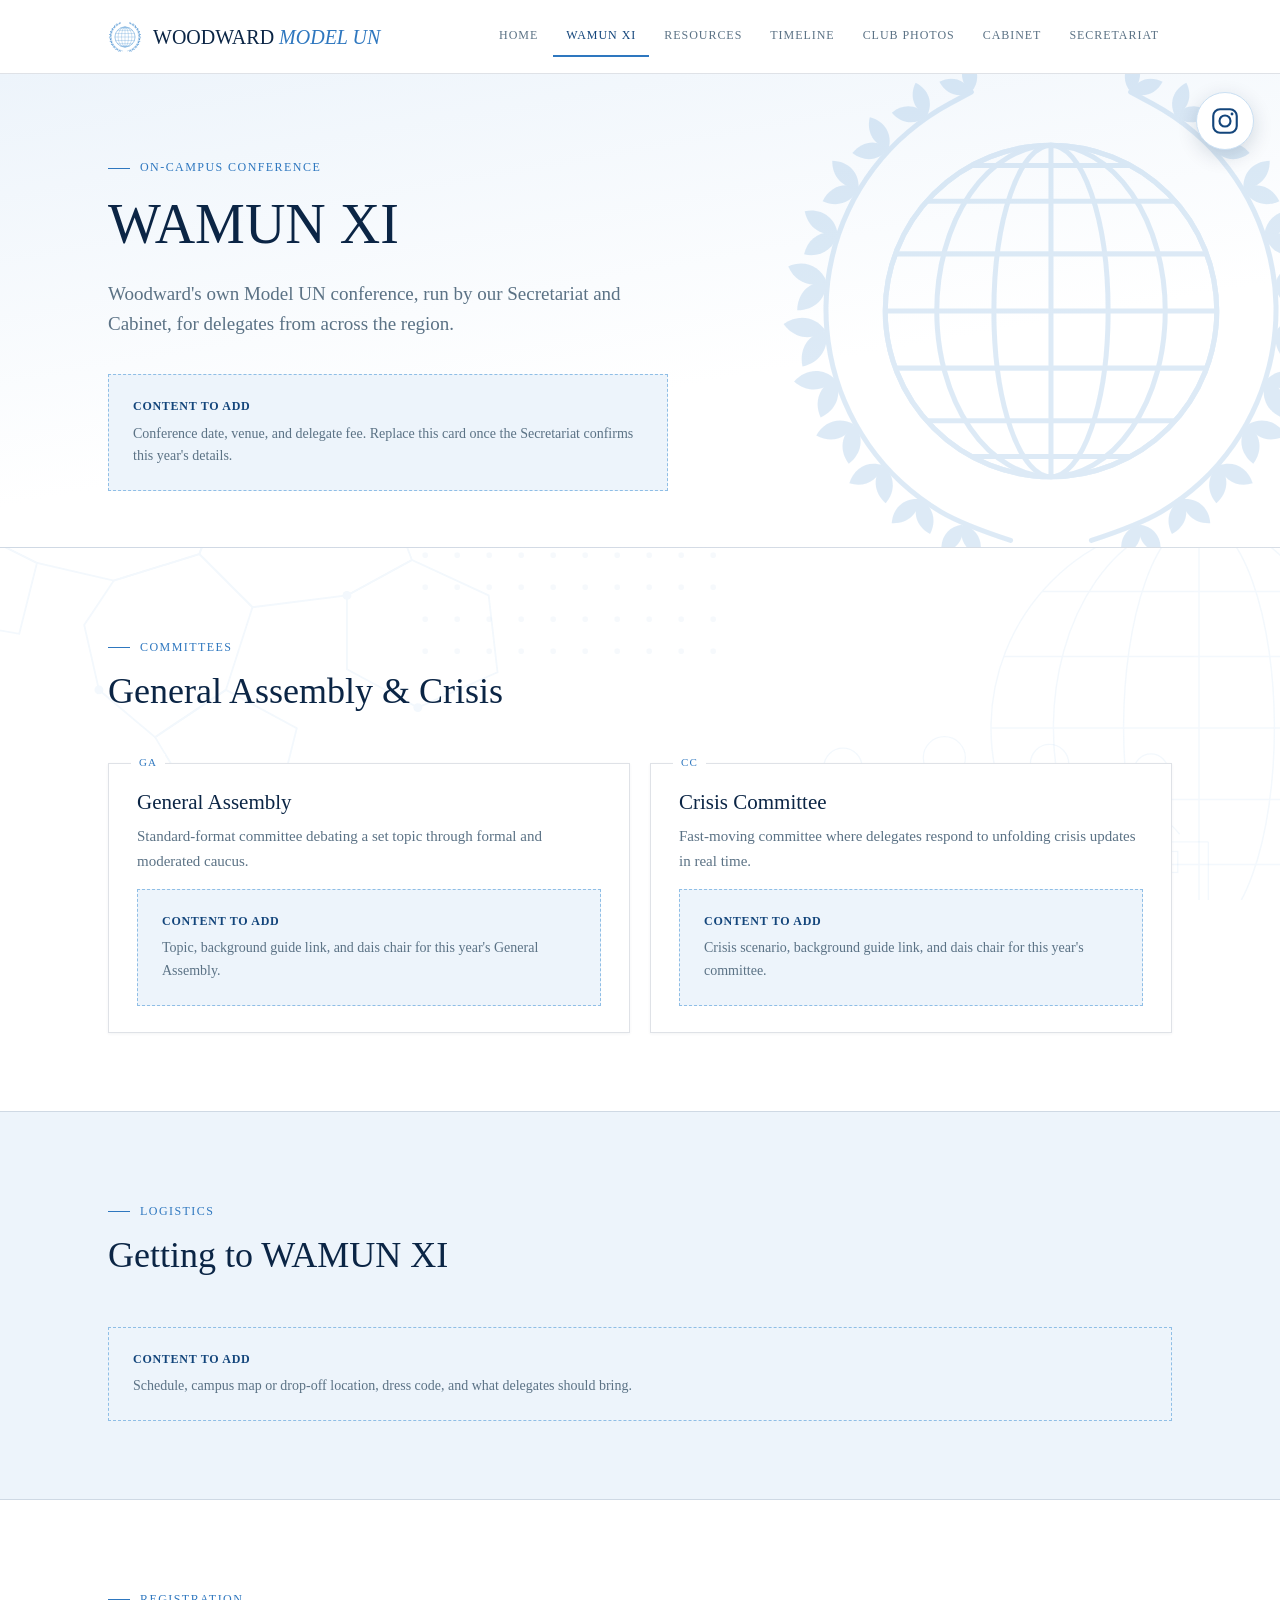
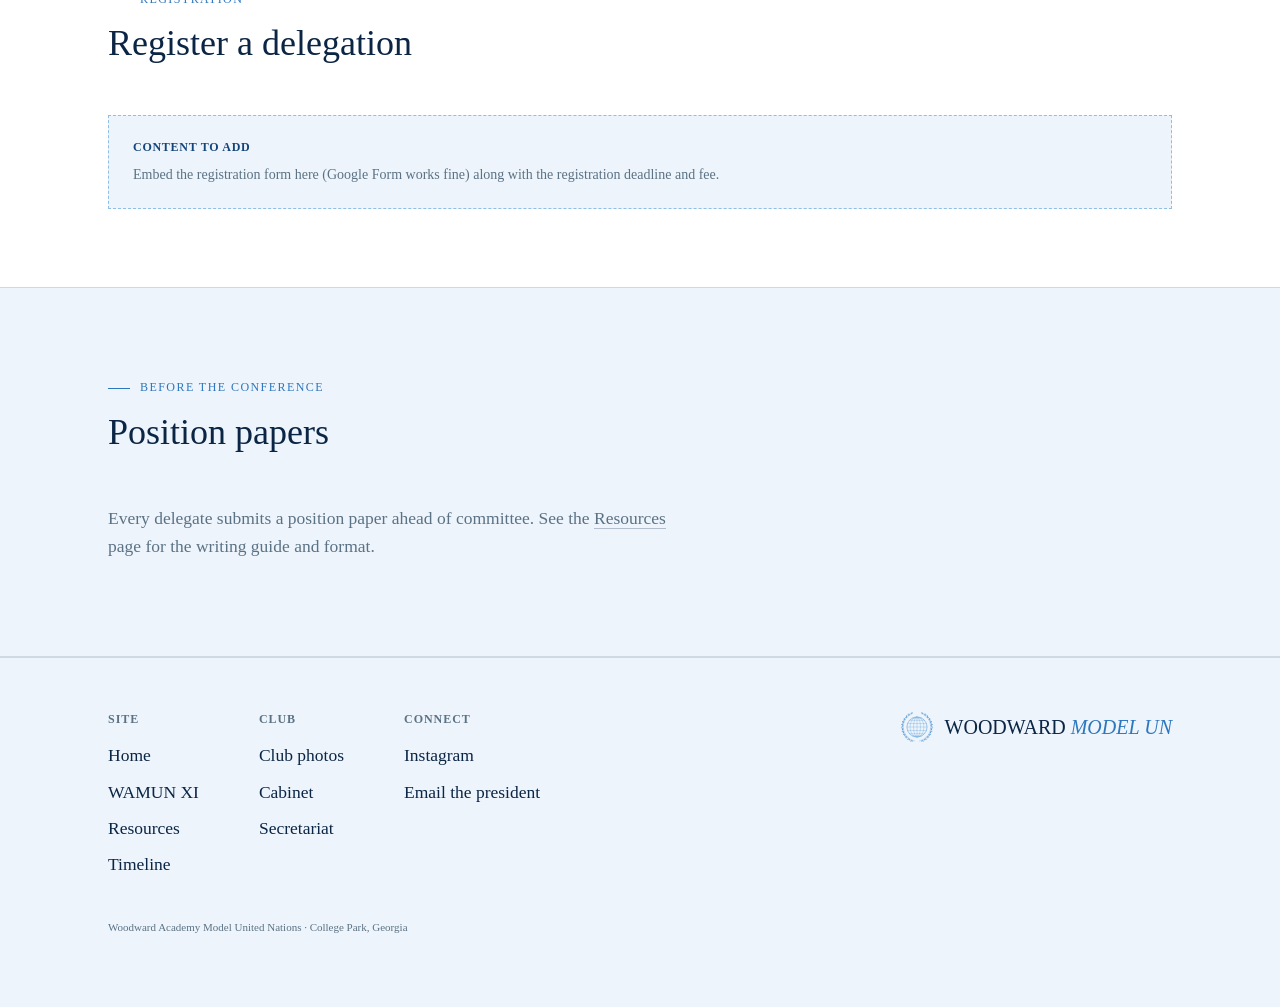
<file: wamun-xi.html>
<!doctype html>
<html lang="en">
<head>
<meta charset="utf-8">
<meta name="viewport" content="width=device-width, initial-scale=1">
<title>WAMUN XI — Woodward Model UN</title>
<meta name="description" content="Committees, logistics, and registration for WAMUN XI, Woodward's on-campus Model UN conference.">
<link rel="stylesheet" href="styles.css">
<link rel="stylesheet" href="motifs.css">
</head>
<body>
<a class="skip-link" href="#main">Skip to content</a>

<header class="site-header">
  <div class="bar">
    <a class="wordmark" href="index.html"><svg class="mark" xmlns="http://www.w3.org/2000/svg" viewBox="0 0 500 500" fill="currentColor" aria-hidden="true">
<defs><g id="branch-mark"><path d="M213.9 454.8 Q171.0 440.7 151.7 429.3 Q132.4 417.9 116.1 402.8 Q99.8 387.7 87.1 369.5 Q74.4 351.4 65.8 331.1 Q57.2 310.8 53.0 289.2 Q48.8 267.6 49.1 245.6 Q49.5 223.6 54.5 202.1 Q59.4 180.6 68.8 160.6 Q78.2 140.5 91.6 122.8 Q105.0 105.0 122.1 90.5 Q139.1 75.9 159.0 65.2 L178.9 54.5" fill="none" stroke="currentColor" stroke-width="4.5" stroke-linecap="round"/><path d="M171.0 440.7 C167.1 453.0 173.6 464.5 186.4 468.0 C190.0 455.2 183.5 443.7 171.0 440.7 Z"/><path d="M171.0 440.7 C158.2 442.2 150.4 452.8 152.4 465.9 C165.5 464.0 173.3 453.4 171.0 440.7 Z"/><path d="M132.4 417.9 C125.7 429.5 129.7 442.7 142.0 449.2 C148.5 436.9 144.5 423.8 132.4 417.9 Z"/><path d="M132.4 417.9 C119.1 416.5 108.7 425.5 107.8 439.4 C121.6 440.3 131.9 431.3 132.4 417.9 Z"/><path d="M99.8 387.7 C90.4 397.9 91.5 412.2 102.4 421.6 C111.8 410.6 110.7 396.3 99.8 387.7 Z"/><path d="M99.8 387.7 C86.5 383.2 74.0 390.0 69.9 403.9 C83.7 408.0 96.3 401.2 99.8 387.7 Z"/><path d="M74.4 351.4 C62.5 359.7 60.4 374.4 69.4 386.4 C81.4 377.4 83.5 362.7 74.4 351.4 Z"/><path d="M74.4 351.4 C61.9 343.9 47.7 348.0 40.4 361.1 C53.5 368.4 67.8 364.3 74.4 351.4 Z"/><path d="M57.2 310.8 C43.3 316.6 37.9 331.0 44.3 345.1 C58.5 338.7 63.9 324.3 57.2 310.8 Z"/><path d="M57.2 310.8 C46.2 300.5 30.9 301.4 20.6 313.0 C32.2 323.4 47.6 322.4 57.2 310.8 Z"/><path d="M48.8 267.6 C33.4 270.3 24.7 283.7 28.1 299.5 C43.8 296.1 52.5 282.7 48.8 267.6 Z"/><path d="M48.8 267.6 C40.0 254.7 24.3 252.2 11.2 261.7 C20.7 274.7 36.5 277.2 48.8 267.6 Z"/><path d="M49.5 223.6 C34.5 223.0 23.5 233.8 23.4 249.3 C38.9 249.4 49.9 238.6 49.5 223.6 Z"/><path d="M49.5 223.6 C44.0 209.6 29.7 204.0 15.4 210.2 C21.6 224.4 35.9 230.1 49.5 223.6 Z"/><path d="M59.4 180.6 C45.4 176.9 32.8 184.8 29.5 199.4 C44.1 202.7 56.7 194.9 59.4 180.6 Z"/><path d="M59.4 180.6 C57.2 166.3 44.8 158.0 30.1 160.9 C33.0 175.6 45.3 183.9 59.4 180.6 Z"/><path d="M78.2 140.5 C65.8 134.1 52.3 138.9 46.1 151.9 C59.1 158.1 72.6 153.3 78.2 140.5 Z"/><path d="M78.2 140.5 C79.0 126.6 69.2 116.2 54.7 115.9 C54.4 130.3 64.2 140.6 78.2 140.5 Z"/><path d="M105.0 105.0 C94.8 96.4 81.2 98.1 72.6 109.0 C83.5 117.6 97.2 115.9 105.0 105.0 Z"/><path d="M105.0 105.0 C108.7 92.2 101.7 80.4 88.2 77.0 C84.9 90.5 91.9 102.3 105.0 105.0 Z"/><path d="M139.1 75.9 C131.2 65.7 118.1 64.4 107.9 72.9 C116.3 83.1 129.4 84.4 139.1 75.9 Z"/><path d="M139.1 75.9 C145.2 64.6 141.0 52.1 129.1 46.2 C123.2 58.1 127.4 70.5 139.1 75.9 Z"/><path d="M178.9 54.5 C173.7 43.4 161.7 39.5 150.3 45.3 C156.1 56.6 168.1 60.5 178.9 54.5 Z"/><path d="M178.9 54.5 C186.9 45.2 185.6 32.7 175.7 24.7 C167.7 34.6 169.0 47.1 178.9 54.5 Z"/></g></defs>
<use href="#branch-mark"/>
<use href="#branch-mark" transform="translate(500,0) scale(-1,1)"/>
<g fill="none" stroke="currentColor" stroke-width="4.5">
<circle cx="250" cy="250" r="148"/>
<ellipse cx="250" cy="250" rx="148" ry="148"/>
<ellipse cx="250" cy="250" rx="102" ry="148"/>
<ellipse cx="250" cy="250" rx="51" ry="148"/>
<line x1="250" y1="102" x2="250" y2="398"/>
<line x1="102.0" y1="250" x2="398.0" y2="250"/>
<line x1="111.1" y1="301" x2="388.9" y2="301"/>
<line x1="111.1" y1="199" x2="388.9" y2="199"/>
<line x1="139.1" y1="348" x2="360.9" y2="348"/>
<line x1="139.1" y1="152" x2="360.9" y2="152"/>
<line x1="179.3" y1="380" x2="320.7" y2="380"/>
<line x1="179.3" y1="120" x2="320.7" y2="120"/>
</g>
</svg><span>WOODWARD <strong>MODEL UN</strong></span></a>
    <input class="nav-toggle" type="checkbox" id="nav-toggle">
    <label class="nav-toggle-label" for="nav-toggle">Menu</label>
    <nav class="primary" aria-label="Primary">
      <a href="index.html">Home</a>
      <a href="wamun-xi.html" aria-current="page">WAMUN XI</a>
      <a href="resources.html">Resources</a>
      <a href="calendar.html">Timeline</a>
      <a href="photos.html">Club photos</a>
      <a href="cabinet.html">Cabinet</a>
      <a href="secretariat.html">Secretariat</a>
    </nav>
  </div>
</header>

<main id="main">
  <section class="hero" style="padding:72px 0 56px;">
  <svg class="hero-emblem" xmlns="http://www.w3.org/2000/svg" viewBox="0 0 500 500" fill="currentColor" aria-hidden="true">
<defs><g id="branch-heroemblem"><path d="M213.9 454.8 Q171.0 440.7 151.7 429.3 Q132.4 417.9 116.1 402.8 Q99.8 387.7 87.1 369.5 Q74.4 351.4 65.8 331.1 Q57.2 310.8 53.0 289.2 Q48.8 267.6 49.1 245.6 Q49.5 223.6 54.5 202.1 Q59.4 180.6 68.8 160.6 Q78.2 140.5 91.6 122.8 Q105.0 105.0 122.1 90.5 Q139.1 75.9 159.0 65.2 L178.9 54.5" fill="none" stroke="currentColor" stroke-width="4.5" stroke-linecap="round"/><path d="M171.0 440.7 C167.1 453.0 173.6 464.5 186.4 468.0 C190.0 455.2 183.5 443.7 171.0 440.7 Z"/><path d="M171.0 440.7 C158.2 442.2 150.4 452.8 152.4 465.9 C165.5 464.0 173.3 453.4 171.0 440.7 Z"/><path d="M132.4 417.9 C125.7 429.5 129.7 442.7 142.0 449.2 C148.5 436.9 144.5 423.8 132.4 417.9 Z"/><path d="M132.4 417.9 C119.1 416.5 108.7 425.5 107.8 439.4 C121.6 440.3 131.9 431.3 132.4 417.9 Z"/><path d="M99.8 387.7 C90.4 397.9 91.5 412.2 102.4 421.6 C111.8 410.6 110.7 396.3 99.8 387.7 Z"/><path d="M99.8 387.7 C86.5 383.2 74.0 390.0 69.9 403.9 C83.7 408.0 96.3 401.2 99.8 387.7 Z"/><path d="M74.4 351.4 C62.5 359.7 60.4 374.4 69.4 386.4 C81.4 377.4 83.5 362.7 74.4 351.4 Z"/><path d="M74.4 351.4 C61.9 343.9 47.7 348.0 40.4 361.1 C53.5 368.4 67.8 364.3 74.4 351.4 Z"/><path d="M57.2 310.8 C43.3 316.6 37.9 331.0 44.3 345.1 C58.5 338.7 63.9 324.3 57.2 310.8 Z"/><path d="M57.2 310.8 C46.2 300.5 30.9 301.4 20.6 313.0 C32.2 323.4 47.6 322.4 57.2 310.8 Z"/><path d="M48.8 267.6 C33.4 270.3 24.7 283.7 28.1 299.5 C43.8 296.1 52.5 282.7 48.8 267.6 Z"/><path d="M48.8 267.6 C40.0 254.7 24.3 252.2 11.2 261.7 C20.7 274.7 36.5 277.2 48.8 267.6 Z"/><path d="M49.5 223.6 C34.5 223.0 23.5 233.8 23.4 249.3 C38.9 249.4 49.9 238.6 49.5 223.6 Z"/><path d="M49.5 223.6 C44.0 209.6 29.7 204.0 15.4 210.2 C21.6 224.4 35.9 230.1 49.5 223.6 Z"/><path d="M59.4 180.6 C45.4 176.9 32.8 184.8 29.5 199.4 C44.1 202.7 56.7 194.9 59.4 180.6 Z"/><path d="M59.4 180.6 C57.2 166.3 44.8 158.0 30.1 160.9 C33.0 175.6 45.3 183.9 59.4 180.6 Z"/><path d="M78.2 140.5 C65.8 134.1 52.3 138.9 46.1 151.9 C59.1 158.1 72.6 153.3 78.2 140.5 Z"/><path d="M78.2 140.5 C79.0 126.6 69.2 116.2 54.7 115.9 C54.4 130.3 64.2 140.6 78.2 140.5 Z"/><path d="M105.0 105.0 C94.8 96.4 81.2 98.1 72.6 109.0 C83.5 117.6 97.2 115.9 105.0 105.0 Z"/><path d="M105.0 105.0 C108.7 92.2 101.7 80.4 88.2 77.0 C84.9 90.5 91.9 102.3 105.0 105.0 Z"/><path d="M139.1 75.9 C131.2 65.7 118.1 64.4 107.9 72.9 C116.3 83.1 129.4 84.4 139.1 75.9 Z"/><path d="M139.1 75.9 C145.2 64.6 141.0 52.1 129.1 46.2 C123.2 58.1 127.4 70.5 139.1 75.9 Z"/><path d="M178.9 54.5 C173.7 43.4 161.7 39.5 150.3 45.3 C156.1 56.6 168.1 60.5 178.9 54.5 Z"/><path d="M178.9 54.5 C186.9 45.2 185.6 32.7 175.7 24.7 C167.7 34.6 169.0 47.1 178.9 54.5 Z"/></g></defs>
<use href="#branch-heroemblem"/>
<use href="#branch-heroemblem" transform="translate(500,0) scale(-1,1)"/>
<g fill="none" stroke="currentColor" stroke-width="4.5">
<circle cx="250" cy="250" r="148"/>
<ellipse cx="250" cy="250" rx="148" ry="148"/>
<ellipse cx="250" cy="250" rx="102" ry="148"/>
<ellipse cx="250" cy="250" rx="51" ry="148"/>
<line x1="250" y1="102" x2="250" y2="398"/>
<line x1="102.0" y1="250" x2="398.0" y2="250"/>
<line x1="111.1" y1="301" x2="388.9" y2="301"/>
<line x1="111.1" y1="199" x2="388.9" y2="199"/>
<line x1="139.1" y1="348" x2="360.9" y2="348"/>
<line x1="139.1" y1="152" x2="360.9" y2="152"/>
<line x1="179.3" y1="380" x2="320.7" y2="380"/>
<line x1="179.3" y1="120" x2="320.7" y2="120"/>
</g>
</svg>
    <div class="wrap">
      <p class="eyebrow reveal">On-campus conference</p>
      <h1 class="reveal d1" style="font-size:clamp(34px,5vw,56px);">WAMUN XI</h1>
      <p class="lede reveal d2">Woodward's own Model UN conference, run by our Secretariat and Cabinet, for delegates from across the region.</p>
      <div class="tbd" style="max-width:560px;">
        <strong>Content to add</strong>
        Conference date, venue, and delegate fee. Replace this card once the Secretariat confirms this year's details.
      </div>
    </div>
  </section>

  <section id="committees" aria-labelledby="committees-heading">
    <div class="wrap">
      <div class="section-head reveal">
        <div>
          <p class="eyebrow">Committees</p>
          <h2 id="committees-heading">General Assembly &amp; Crisis</h2>
        </div>
      </div>
      <div class="grid grid-2">
        <div class="placard reveal" data-code="GA">
          <h3>General Assembly</h3>
          <p>Standard-format committee debating a set topic through formal and moderated caucus.</p>
          <div class="tbd" style="margin-top:16px;border-style:dashed;">
            <strong>Content to add</strong>
            Topic, background guide link, and dais chair for this year's General Assembly.
          </div>
        </div>
        <div class="placard reveal" data-code="CC">
          <h3>Crisis Committee</h3>
          <p>Fast-moving committee where delegates respond to unfolding crisis updates in real time.</p>
          <div class="tbd" style="margin-top:16px;border-style:dashed;">
            <strong>Content to add</strong>
            Crisis scenario, background guide link, and dais chair for this year's committee.
          </div>
        </div>
      </div>
    </div>
  </section>

  <section id="logistics" class="alt" aria-labelledby="logistics-heading">
    <div class="wrap">
      <div class="section-head reveal">
        <div>
          <p class="eyebrow">Logistics</p>
          <h2 id="logistics-heading">Getting to WAMUN XI</h2>
        </div>
      </div>
      <div class="tbd">
        <strong>Content to add</strong>
        Schedule, campus map or drop-off location, dress code, and what delegates should bring.
      </div>
    </div>
  </section>

  <section id="registration" aria-labelledby="registration-heading">
    <div class="wrap">
      <div class="section-head reveal">
        <div>
          <p class="eyebrow">Registration</p>
          <h2 id="registration-heading">Register a delegation</h2>
        </div>
      </div>
      <div class="tbd">
        <strong>Content to add</strong>
        Embed the registration form here (Google Form works fine) along with the registration deadline and fee.
      </div>
    </div>
  </section>

  <section class="alt" aria-labelledby="pp-heading">
    <div class="wrap">
      <div class="section-head reveal">
        <div>
          <p class="eyebrow">Before the conference</p>
          <h2 id="pp-heading">Position papers</h2>
        </div>
      </div>
      <p style="max-width:560px;color:var(--ink-dim);">Every delegate submits a position paper ahead of committee. See the <a href="resources.html" style="border-bottom:1px solid var(--line-strong);">Resources</a> page for the writing guide and format.</p>
    </div>
  </section>
</main>

<footer>
  <div class="wrap">
    <div class="bar">
      <div class="cols">
        <div>
          <h4>Site</h4>
          <ul>
            <li><a href="index.html">Home</a></li>
            <li><a href="wamun-xi.html">WAMUN XI</a></li>
            <li><a href="resources.html">Resources</a></li>
            <li><a href="calendar.html">Timeline</a></li>
          </ul>
        </div>
        <div>
          <h4>Club</h4>
          <ul>
            <li><a href="photos.html">Club photos</a></li>
            <li><a href="cabinet.html">Cabinet</a></li>
            <li><a href="secretariat.html">Secretariat</a></li>
          </ul>
        </div>
        <div>
          <h4>Connect</h4>
          <ul>
            <li><a href="https://instagram.com/wamodelun" target="_blank" rel="noopener">Instagram</a></li>
            <li><a href="mailto:27mrainwater@woodward.edu">Email the president</a></li>
          </ul>
        </div>
      </div>
      <div class="wordmark"><svg class="mark" xmlns="http://www.w3.org/2000/svg" viewBox="0 0 500 500" fill="currentColor" aria-hidden="true">
<defs><g id="branch-mark"><path d="M213.9 454.8 Q171.0 440.7 151.7 429.3 Q132.4 417.9 116.1 402.8 Q99.8 387.7 87.1 369.5 Q74.4 351.4 65.8 331.1 Q57.2 310.8 53.0 289.2 Q48.8 267.6 49.1 245.6 Q49.5 223.6 54.5 202.1 Q59.4 180.6 68.8 160.6 Q78.2 140.5 91.6 122.8 Q105.0 105.0 122.1 90.5 Q139.1 75.9 159.0 65.2 L178.9 54.5" fill="none" stroke="currentColor" stroke-width="4.5" stroke-linecap="round"/><path d="M171.0 440.7 C167.1 453.0 173.6 464.5 186.4 468.0 C190.0 455.2 183.5 443.7 171.0 440.7 Z"/><path d="M171.0 440.7 C158.2 442.2 150.4 452.8 152.4 465.9 C165.5 464.0 173.3 453.4 171.0 440.7 Z"/><path d="M132.4 417.9 C125.7 429.5 129.7 442.7 142.0 449.2 C148.5 436.9 144.5 423.8 132.4 417.9 Z"/><path d="M132.4 417.9 C119.1 416.5 108.7 425.5 107.8 439.4 C121.6 440.3 131.9 431.3 132.4 417.9 Z"/><path d="M99.8 387.7 C90.4 397.9 91.5 412.2 102.4 421.6 C111.8 410.6 110.7 396.3 99.8 387.7 Z"/><path d="M99.8 387.7 C86.5 383.2 74.0 390.0 69.9 403.9 C83.7 408.0 96.3 401.2 99.8 387.7 Z"/><path d="M74.4 351.4 C62.5 359.7 60.4 374.4 69.4 386.4 C81.4 377.4 83.5 362.7 74.4 351.4 Z"/><path d="M74.4 351.4 C61.9 343.9 47.7 348.0 40.4 361.1 C53.5 368.4 67.8 364.3 74.4 351.4 Z"/><path d="M57.2 310.8 C43.3 316.6 37.9 331.0 44.3 345.1 C58.5 338.7 63.9 324.3 57.2 310.8 Z"/><path d="M57.2 310.8 C46.2 300.5 30.9 301.4 20.6 313.0 C32.2 323.4 47.6 322.4 57.2 310.8 Z"/><path d="M48.8 267.6 C33.4 270.3 24.7 283.7 28.1 299.5 C43.8 296.1 52.5 282.7 48.8 267.6 Z"/><path d="M48.8 267.6 C40.0 254.7 24.3 252.2 11.2 261.7 C20.7 274.7 36.5 277.2 48.8 267.6 Z"/><path d="M49.5 223.6 C34.5 223.0 23.5 233.8 23.4 249.3 C38.9 249.4 49.9 238.6 49.5 223.6 Z"/><path d="M49.5 223.6 C44.0 209.6 29.7 204.0 15.4 210.2 C21.6 224.4 35.9 230.1 49.5 223.6 Z"/><path d="M59.4 180.6 C45.4 176.9 32.8 184.8 29.5 199.4 C44.1 202.7 56.7 194.9 59.4 180.6 Z"/><path d="M59.4 180.6 C57.2 166.3 44.8 158.0 30.1 160.9 C33.0 175.6 45.3 183.9 59.4 180.6 Z"/><path d="M78.2 140.5 C65.8 134.1 52.3 138.9 46.1 151.9 C59.1 158.1 72.6 153.3 78.2 140.5 Z"/><path d="M78.2 140.5 C79.0 126.6 69.2 116.2 54.7 115.9 C54.4 130.3 64.2 140.6 78.2 140.5 Z"/><path d="M105.0 105.0 C94.8 96.4 81.2 98.1 72.6 109.0 C83.5 117.6 97.2 115.9 105.0 105.0 Z"/><path d="M105.0 105.0 C108.7 92.2 101.7 80.4 88.2 77.0 C84.9 90.5 91.9 102.3 105.0 105.0 Z"/><path d="M139.1 75.9 C131.2 65.7 118.1 64.4 107.9 72.9 C116.3 83.1 129.4 84.4 139.1 75.9 Z"/><path d="M139.1 75.9 C145.2 64.6 141.0 52.1 129.1 46.2 C123.2 58.1 127.4 70.5 139.1 75.9 Z"/><path d="M178.9 54.5 C173.7 43.4 161.7 39.5 150.3 45.3 C156.1 56.6 168.1 60.5 178.9 54.5 Z"/><path d="M178.9 54.5 C186.9 45.2 185.6 32.7 175.7 24.7 C167.7 34.6 169.0 47.1 178.9 54.5 Z"/></g></defs>
<use href="#branch-mark"/>
<use href="#branch-mark" transform="translate(500,0) scale(-1,1)"/>
<g fill="none" stroke="currentColor" stroke-width="4.5">
<circle cx="250" cy="250" r="148"/>
<ellipse cx="250" cy="250" rx="148" ry="148"/>
<ellipse cx="250" cy="250" rx="102" ry="148"/>
<ellipse cx="250" cy="250" rx="51" ry="148"/>
<line x1="250" y1="102" x2="250" y2="398"/>
<line x1="102.0" y1="250" x2="398.0" y2="250"/>
<line x1="111.1" y1="301" x2="388.9" y2="301"/>
<line x1="111.1" y1="199" x2="388.9" y2="199"/>
<line x1="139.1" y1="348" x2="360.9" y2="348"/>
<line x1="139.1" y1="152" x2="360.9" y2="152"/>
<line x1="179.3" y1="380" x2="320.7" y2="380"/>
<line x1="179.3" y1="120" x2="320.7" y2="120"/>
</g>
</svg><span>WOODWARD <strong>MODEL UN</strong></span></div>
    </div>
    <p class="fine">Woodward Academy Model United Nations · College Park, Georgia</p>
  </div>
</footer>

<a class="ig-orb" href="https://instagram.com/wamodelun" target="_blank" rel="noopener" title="Follow @wamodelun on Instagram">
  <svg viewBox="0 0 24 24" fill="none" stroke="currentColor" stroke-width="1.7" stroke-linecap="round" stroke-linejoin="round" aria-hidden="true">
    <rect x="2.6" y="2.6" width="18.8" height="18.8" rx="5.4"/>
    <circle cx="12" cy="12" r="4.4"/>
    <circle cx="17.6" cy="6.4" r="1.15" fill="currentColor" stroke="none"/>
  </svg>
  <span class="sr">Follow @wamodelun on Instagram</span>
</a>

<script src="site.js"></script>
</body>
</html>
</file>
<file: styles.css>
:root{
  /* blues, deep -> pale */
  --navy:#0B2545;
  --blue-deep:#13457B;
  --blue:#2E77BF;
  --blue-un:#5B9BD5;
  --blue-mid:#8FBEE6;
  --blue-pale:#CADFF2;
  --blue-wash:#EDF4FB;
  --white:#FFFFFF;

  --ink:#0B2545;
  --ink-dim:#5B7285;
  --line:rgba(11,37,69,0.13);
  --line-strong:rgba(11,37,69,0.26);
  --max:1120px;
}

*{box-sizing:border-box;}
html{scroll-behavior:smooth;}
body{
  margin:0;
  background:var(--white);
  color:var(--ink);
  font-family:'Times New Roman', Times, serif;
  font-size:17.5px;line-height:1.62;
  -webkit-font-smoothing:antialiased;
}
h1,h2,h3{font-family:'Times New Roman', Times, serif;font-weight:500;line-height:1.15;margin:0 0 .4em;color:var(--navy);}
a{color:inherit;text-decoration:none;}
img{max-width:100%;display:block;}
.wrap{max-width:var(--max);margin:0 auto;padding:0 28px;}
.mono{font-family:'Times New Roman', Times, serif;}

.eyebrow{
  font-family:'Times New Roman', Times, serif;font-size:12px;letter-spacing:.12em;
  text-transform:uppercase;color:var(--blue);display:flex;align-items:center;gap:10px;margin-bottom:14px;
}
.eyebrow::before{content:"";width:22px;height:1px;background:var(--blue);display:inline-block;}

.skip-link{position:absolute;left:-999px;background:var(--blue-deep);color:#fff;padding:10px 16px;z-index:100;}
.skip-link:focus{left:16px;top:16px;}
a:focus-visible,button:focus-visible,input:focus-visible{outline:2px solid var(--blue);outline-offset:3px;}

/* ---------- header ---------- */
.site-header{
  position:sticky;top:0;z-index:50;
  background:rgba(255,255,255,0.90);
  backdrop-filter:blur(8px);
  border-bottom:1px solid var(--line);
}
.site-header .bar{display:flex;align-items:center;justify-content:space-between;padding:16px 28px;max-width:var(--max);margin:0 auto;}
.wordmark{display:inline-flex;align-items:center;gap:11px;font-family:'Times New Roman', Times, serif;font-size:20px;color:var(--navy);}
.wordmark .mark{height:34px;width:34px;color:var(--blue-un);}
.wordmark strong{color:var(--blue);font-style:italic;font-weight:500;}

nav.primary{display:flex;gap:2px;}
nav.primary a{
  font-family:'Times New Roman', Times, serif;font-size:12px;letter-spacing:.08em;
  text-transform:uppercase;color:var(--ink-dim);padding:10px 13px;border-bottom:2px solid transparent;
}
nav.primary a:hover,nav.primary a[aria-current="page"]{color:var(--blue-deep);border-bottom-color:var(--blue);}
.nav-toggle{display:none;}
.nav-toggle-label{display:none;cursor:pointer;font-family:'Times New Roman', Times, serif;font-size:12px;letter-spacing:.08em;text-transform:uppercase;border:1px solid var(--line-strong);padding:8px 12px;color:var(--navy);}
@media (max-width:820px){
  nav.primary{display:flex;flex-direction:column;gap:0;position:absolute;top:100%;left:0;right:0;background:var(--white);border-bottom:1px solid var(--line);max-height:0;overflow:hidden;box-shadow:0 12px 24px rgba(11,37,69,.06);}
  nav.primary a{padding:14px 28px;border-bottom:1px solid var(--line);}
  .nav-toggle-label{display:block;}
  .nav-toggle:checked ~ nav.primary{max-height:600px;}
}

/* ---------- hero ---------- */
.hero{
  position:relative;overflow:hidden;
  padding:104px 0 88px;border-bottom:1px solid var(--line);
  background:linear-gradient(170deg,var(--blue-wash) 0%,var(--white) 62%);
}
.hero-emblem{
  position:absolute;top:50%;right:-4vw;transform:translateY(-50%);
  width:min(46vw,560px);color:var(--blue-un);opacity:.20;pointer-events:none;
}
.hero h1{font-size:clamp(38px,6vw,68px);max-width:780px;position:relative;}
.hero h1 em{color:var(--blue);font-style:italic;}
.hero p.lede{font-size:19px;color:var(--ink-dim);max-width:560px;margin:18px 0 34px;position:relative;}
.cta-row{display:flex;gap:14px;flex-wrap:wrap;position:relative;}
@media (max-width:820px){.hero-emblem{opacity:.10;right:-24vw;width:80vw;}}

.btn{
  font-family:'Times New Roman', Times, serif;font-size:13px;letter-spacing:.06em;text-transform:uppercase;
  padding:14px 22px;border:1px solid var(--line-strong);display:inline-block;color:var(--navy);
  transition:border-color .15s,background .15s,color .15s;
}
.btn.primary{background:var(--blue-deep);border-color:var(--blue-deep);color:#fff;}
.btn.primary:hover{background:var(--navy);border-color:var(--navy);}
.btn.ghost:hover{border-color:var(--blue);color:var(--blue-deep);}

/* ---------- placard ---------- */
.placard{border:1px solid var(--line);padding:26px 28px;position:relative;background:var(--white);box-shadow:0 1px 3px rgba(11,37,69,.05);}
.placard::before{
  content:attr(data-code);position:absolute;top:-10px;left:22px;background:var(--white);padding:0 8px;
  font-family:'Times New Roman', Times, serif;font-size:11px;letter-spacing:.1em;color:var(--blue);
}
.placard h3{font-size:21px;margin-bottom:10px;}
.placard p{color:var(--ink-dim);margin:0;font-size:15px;}

/* ---------- sections ---------- */
section{padding:78px 0;position:relative;}
section.alt{background:var(--blue-wash);border-top:1px solid var(--line);border-bottom:1px solid var(--line);}
.section-head{display:flex;justify-content:space-between;align-items:flex-end;gap:24px;margin-bottom:36px;flex-wrap:wrap;}
.section-head h2{font-size:clamp(26px,3.4vw,36px);max-width:620px;}
.grid{display:grid;gap:20px;}
.grid-3{grid-template-columns:repeat(3,1fr);}
.grid-2{grid-template-columns:repeat(2,1fr);}
@media (max-width:880px){.grid-3,.grid-2{grid-template-columns:1fr;}}

.contact-line{display:flex;gap:10px;align-items:baseline;flex-wrap:wrap;padding:14px 0;border-bottom:1px solid var(--line);}
.contact-line dt{font-family:'Times New Roman', Times, serif;font-size:12px;color:var(--ink-dim);text-transform:uppercase;letter-spacing:.08em;width:160px;flex:none;}
.contact-line dd{margin:0;font-size:16px;}
.contact-line a{color:var(--blue-deep);border-bottom:1px solid var(--blue-pale);}
.contact-line a:hover{border-color:var(--blue);}

.tbd{border:1px dashed var(--blue-mid);background:var(--blue-wash);padding:22px 24px;color:var(--ink-dim);font-size:14px;}
.tbd strong{color:var(--blue-deep);display:block;margin-bottom:6px;font-family:'Times New Roman', Times, serif;font-size:12px;letter-spacing:.06em;text-transform:uppercase;}

/* ---------- roster ---------- */
.roster{display:grid;grid-template-columns:repeat(3,1fr);gap:20px;}
.roster-card{border:1px solid var(--line);background:var(--white);box-shadow:0 1px 3px rgba(11,37,69,.05);}
.roster-card .photo{aspect-ratio:1/1;background:var(--blue-wash);border-bottom:1px dashed var(--blue-mid);display:flex;align-items:center;justify-content:center;color:var(--ink-dim);font-family:'Times New Roman', Times, serif;font-size:11px;overflow:hidden;}
.roster-card .photo.has-img{border-bottom:1px solid var(--line);}
.roster-card .photo img{width:100%;height:100%;object-fit:cover;display:block;}
.roster-card .initials{font-family:'Times New Roman', Times, serif;font-size:38px;letter-spacing:.06em;color:var(--blue-mid);}
.roster-card .info{padding:16px 18px;}
.roster-card .info .name{font-family:'Times New Roman', Times, serif;font-size:18px;color:var(--navy);}
.roster-card .info .role{font-family:'Times New Roman', Times, serif;font-size:11px;text-transform:uppercase;letter-spacing:.06em;color:var(--blue);margin-top:4px;}
@media (max-width:880px){.roster{grid-template-columns:repeat(2,1fr);}}
@media (max-width:520px){.roster{grid-template-columns:1fr;}}

/* ---------- photos ---------- */
.photo-grid{display:grid;grid-template-columns:repeat(3,1fr);gap:12px;}
.photo-grid .ph{aspect-ratio:4/3;background:var(--blue-wash);border:1px dashed var(--blue-mid);display:flex;align-items:center;justify-content:center;color:var(--ink-dim);font-family:'Times New Roman', Times, serif;font-size:11px;text-align:center;padding:10px;}
@media (max-width:720px){.photo-grid{grid-template-columns:repeat(2,1fr);}}

/* ---------- calendar ---------- */
.meeting-block{display:flex;gap:28px;align-items:flex-start;flex-wrap:wrap;border:1px solid var(--line);background:var(--white);padding:26px 28px;box-shadow:0 1px 3px rgba(11,37,69,.05);}
.meeting-when{display:flex;flex-direction:column;gap:4px;border-right:1px solid var(--line);padding-right:28px;min-width:150px;}
.meeting-when .day{font-family:'Times New Roman', Times, serif;font-size:24px;color:var(--navy);}
.meeting-when .time{font-family:'Times New Roman', Times, serif;font-size:12px;letter-spacing:.08em;color:var(--blue);text-transform:uppercase;}
.meeting-what h3{font-size:19px;margin-bottom:6px;}
.meeting-what p{margin:0;color:var(--ink-dim);font-size:15px;}
@media (max-width:660px){.meeting-when{border-right:none;border-bottom:1px solid var(--line);padding-right:0;padding-bottom:16px;width:100%;}}

.event-list{list-style:none;margin:0;padding:0;display:flex;flex-direction:column;}
.event{display:flex;gap:26px;align-items:flex-start;padding:22px 0;border-bottom:1px solid var(--line);}
.event:first-child{border-top:1px solid var(--line);}
.event-date{flex:none;width:72px;text-align:center;border:1px solid var(--blue-pale);background:var(--white);padding:10px 0;}
.event-date .mo{display:block;font-family:'Times New Roman', Times, serif;font-size:11px;letter-spacing:.1em;color:var(--blue);text-transform:uppercase;}
.event-date .dy{display:block;font-family:'Times New Roman', Times, serif;font-size:26px;line-height:1.1;color:var(--navy);}
.event-body h3{font-size:19px;margin-bottom:4px;}
.event-meta{font-family:'Times New Roman', Times, serif;font-size:11px;letter-spacing:.06em;text-transform:uppercase;color:var(--blue);margin:0 0 8px;}
.event-body p{margin:0;color:var(--ink-dim);font-size:15px;}

/* ---------- footer ---------- */
footer{border-top:1px solid var(--line);background:var(--blue-wash);padding:52px 0 60px;}
footer .bar{display:flex;justify-content:space-between;align-items:flex-start;gap:24px;flex-wrap:wrap;}
footer .cols{display:flex;gap:60px;flex-wrap:wrap;}
footer h4{font-family:'Times New Roman', Times, serif;font-size:12px;text-transform:uppercase;letter-spacing:.08em;color:var(--ink-dim);margin:0 0 12px;}
footer ul{list-style:none;margin:0;padding:0;display:flex;flex-direction:column;gap:8px;}
footer a{color:var(--navy);}
footer a:hover{color:var(--blue);}
.fine{font-family:'Times New Roman', Times, serif;font-size:11px;color:var(--ink-dim);margin-top:40px;}

@media (prefers-reduced-motion:reduce){html{scroll-behavior:auto;}}

/* ---------- timeline ---------- */
.timeline{position:relative;margin:0;padding:0 0 0 0;list-style:none;}
.timeline::before{
  content:"";position:absolute;left:118px;top:8px;bottom:8px;width:1px;
  background:linear-gradient(180deg,var(--blue-pale),var(--blue-mid),var(--blue-pale));
}
@media (max-width:720px){.timeline::before{left:9px;}}

.tl-item{position:relative;display:flex;gap:34px;padding:0 0 40px 0;}
.tl-item:last-child{padding-bottom:0;}

.tl-when{
  flex:none;width:100px;text-align:right;padding-top:2px;
  font-family:'Times New Roman', Times, serif;
}
.tl-when .yr{
  display:block;font-size:12px;letter-spacing:.12em;text-transform:uppercase;color:var(--ink-dim);
}
.tl-when .dt{display:block;font-size:20px;color:var(--navy);line-height:1.25;}

.tl-node{
  position:absolute;left:112px;top:6px;width:13px;height:13px;border-radius:50%;
  background:var(--white);border:2px solid var(--blue);
}
.tl-item.done .tl-node{background:var(--blue);}
.tl-item.major .tl-node{width:17px;height:17px;left:110px;border-width:3px;border-color:var(--blue-deep);}

.tl-body{flex:1;padding-left:34px;}
.tl-body h3{font-size:21px;margin:0 0 5px;}
.tl-meta{
  font-size:12px;letter-spacing:.08em;text-transform:uppercase;color:var(--blue);margin:0 0 9px;
}
.tl-body p{margin:0;color:var(--ink-dim);font-size:16px;max-width:640px;}
.tl-tag{
  display:inline-block;margin-top:12px;padding:4px 11px;border:1px solid var(--blue-pale);
  background:var(--blue-wash);font-size:12px;letter-spacing:.08em;text-transform:uppercase;color:var(--blue-deep);
}

@media (max-width:720px){
  .tl-item{gap:0;padding-left:34px;flex-direction:column;}
  .tl-when{width:auto;text-align:left;padding-bottom:6px;}
  .tl-when .dt{font-size:18px;}
  .tl-node{left:3px;top:7px;}
  .tl-item.major .tl-node{left:1px;}
  .tl-body{padding-left:0;}
}

/* ---------- floating instagram orb ---------- */
.ig-orb{
  position:fixed;right:26px;top:92px;z-index:40;
  width:58px;height:58px;border-radius:50%;
  display:flex;align-items:center;justify-content:center;
  background:var(--white);border:1px solid var(--blue-pale);
  box-shadow:0 6px 20px rgba(11,37,69,.16);
  perspective:520px;
  transition:box-shadow .2s,transform .2s;
}
.ig-orb:hover{box-shadow:0 10px 28px rgba(11,37,69,.24);transform:translateY(-2px);}
.ig-orb svg{
  width:30px;height:30px;color:var(--blue-deep);
  animation:orb-spin 7s linear infinite;
  transform-style:preserve-3d;
}
.ig-orb:hover svg{animation-duration:2.6s;}
@keyframes orb-spin{
  from{transform:rotateY(0deg);}
  to{transform:rotateY(360deg);}
}
.ig-orb .sr{position:absolute;left:-9999px;}
@media (max-width:720px){.ig-orb{right:16px;top:82px;width:52px;height:52px;}.ig-orb svg{width:27px;height:27px;}}
@media (prefers-reduced-motion:reduce){.ig-orb svg{animation:none;}}
</file>
<file: motifs.css>
/* ---------- ambient background motifs ---------- */
.bg-layer{position:fixed;inset:0;pointer-events:none;z-index:0;overflow:hidden;}
.bg-layer svg{position:absolute;}
.motif{opacity:.11;color:var(--blue-mid);}
.motif-red{opacity:.16;color:var(--blue-pale);}

.motif-globe{top:52vh;right:-14vw;width:min(44vw,520px);}
.motif-map{bottom:6vh;left:-7vw;width:min(50vw,620px);}
.motif-delegates{bottom:-2vh;right:5vw;width:min(36vw,440px);}
.motif-grid{top:40vh;left:33vw;width:min(28vw,320px);}

@media (max-width:820px){
  .motif-delegates,.motif-grid{display:none;}
  .motif-globe{width:88vw;right:-30vw;}
  .motif-map{width:78vw;left:-24vw;}
}

.site-header,main,footer{position:relative;z-index:1;}

/* ---------- scroll reveal ---------- */
.reveal{opacity:0;transform:translateY(22px);transition:opacity .7s cubic-bezier(.2,.7,.3,1),transform .7s cubic-bezier(.2,.7,.3,1);}
.reveal.in{opacity:1;transform:none;}
.reveal.d1{transition-delay:.08s;}
.reveal.d2{transition-delay:.16s;}
.reveal.d3{transition-delay:.24s;}

.progress{position:fixed;top:0;left:0;height:2px;width:0%;background:var(--blue);z-index:99;transition:width .1s linear;}

@media (prefers-reduced-motion:reduce){
  .reveal{opacity:1;transform:none;transition:none;}
  .progress{display:none;}
  .bg-layer svg{transform:none !important;}
}
</file>
